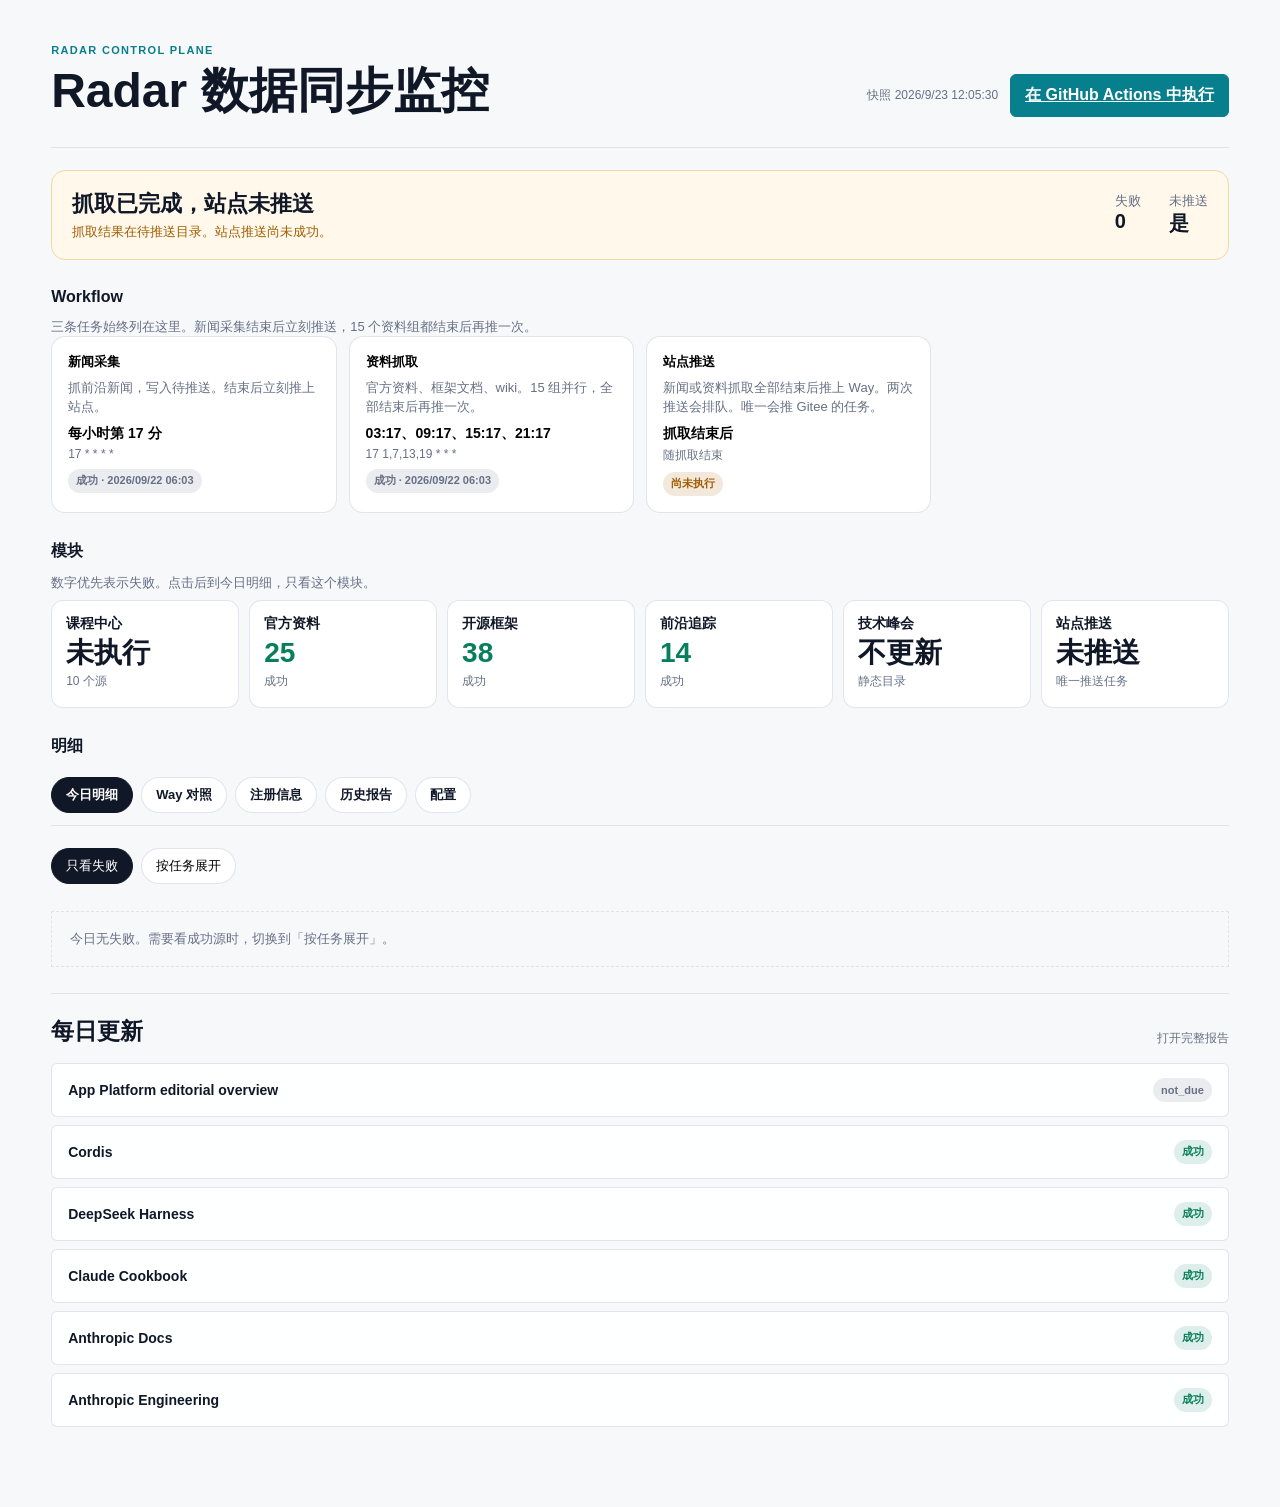
<file: monitor/index.html>
<!doctype html>
<html lang="zh-CN">
<head>
  <meta charset="utf-8">
  <meta name="viewport" content="width=device-width, initial-scale=1">
  <meta name="robots" content="noindex,nofollow">
  <title>Radar 同步监控</title>
  <link rel="stylesheet" href="./monitor.css?v=20260923-after-fetch">
</head>
<body>
  <main class="monitor-page">
    <header class="monitor-hero">
      <div>
        <p class="eyebrow">RADAR CONTROL PLANE</p>
        <h1>Radar 数据同步监控</h1>
      </div>
      <div class="hero-actions">
        <span id="snapshotMeta" class="muted">正在加载…</span>
        <a id="runAllBtn" class="primary-action" href="https://github.com/WenXiangWu/ai-news-radar/actions/workflows/update-news.yml" target="_blank" rel="noopener noreferrer">在 GitHub Actions 中执行</a>
      </div>
    </header>

    <section id="kpis" class="status-banner" aria-label="今日结论"></section>
    <span id="runStatus" class="status-chip" hidden>待加载</span>
    <div id="runSummary" hidden></div>

    <h2 class="block-title">Workflow</h2>
    <p class="push-hint">三条任务始终列在这里。新闻采集结束后立刻推送，15 个资料组都结束后再推一次。</p>
    <section class="workflow-catalog" id="workflowCards" aria-label="Workflow 目录"></section>

    <h2 class="block-title">模块</h2>
    <p class="push-hint">数字优先表示失败。点击后到今日明细，只看这个模块。</p>
    <section class="module-board" id="moduleBoard" aria-label="模块执行大盘"></section>

    <h2 class="block-title">明细</h2>
    <nav class="monitor-tabs" id="monitorTabs" aria-label="监控分区">
      <button type="button" data-tab="today" aria-selected="true">今日明细</button>
      <button type="button" data-tab="coverage">Way 对照</button>
      <button type="button" data-tab="registry">注册信息</button>
      <button type="button" data-tab="reports">历史报告</button>
      <button type="button" data-tab="config">配置</button>
    </nav>

    <section class="tab-panel" id="panel-today" data-tab-panel="today">
      <div class="filters" id="todayFilters">
        <button type="button" data-today="failed" aria-pressed="true">只看失败</button>
        <button type="button" data-today="all">按任务展开</button>
      </div>
      <div id="todayMessages" class="stack"></div>
      <p id="todayEmpty" class="empty-state" hidden>今日无失败。需要看成功源时，切换到「按任务展开」。</p>
      <div class="monitor-section">
        <div class="section-heading">
          <h2>每日更新</h2>
          <a id="latestReportLink" class="quiet-link" href="../data/radar-update-report.json">打开完整报告</a>
        </div>
        <div id="dailyModules" class="module-log"></div>
      </div>
    </section>

    <section class="tab-panel" id="panel-coverage" data-tab-panel="coverage" hidden>
      <div class="filters" id="coverageFilters">
        <button type="button" data-coverage="attention" aria-pressed="true">先看例外</button>
        <button type="button" data-coverage="unregistered">未登记</button>
        <button type="button" data-coverage="excluded">不更新</button>
        <button type="button" data-coverage="registered">已登记</button>
        <button type="button" data-coverage="updating">更新中</button>
      </div>
      <div id="coverageModules" class="stack"></div>
    </section>

    <section class="tab-panel" id="panel-registry" data-tab-panel="registry" hidden>
      <div class="section-heading"><h2>模块总览</h2></div>
      <div class="filters" id="registryFilters">
        <button type="button" data-registry="summary" aria-pressed="true">只看分组</button>
        <button type="button" data-registry="sources">展开数据源</button>
      </div>
      <div id="moduleTable" class="stack"></div>
      <h2 class="block-title">数据源监控</h2>
      <div id="sourceTable" class="stack"></div>
      <p id="sourceEmpty" class="empty-state" hidden>没有符合条件的数据源。</p>
    </section>

    <section class="tab-panel" id="panel-reports" data-tab-panel="reports" hidden>
      <div id="reportList" class="stack"></div>
    </section>

    <section class="tab-panel" id="panel-config" data-tab-panel="config" hidden>
      <div class="section-heading"><h2>执行时间</h2></div>
      <p class="push-hint">下一次定时执行读取 data/radar-runtime.json。改这份文件并推到 master 后生效。手动执行不受时间槽限制。已经在跑的任务不会中途改变。</p>
      <div id="scheduleConfig" class="stack"></div>
      <div class="section-heading"><h2>DeepSeek</h2></div>
      <div id="deepseekConfig" class="stack"></div>
      <div class="section-heading"><h2>翻译提供方</h2></div>
      <div id="providers" class="provider-grid"></div>
    </section>

    <div id="loadError" class="error-panel" hidden></div>
  </main>
  <script src="./monitor.js?v=20260923-after-fetch"></script>
</body>
</html>
</file>
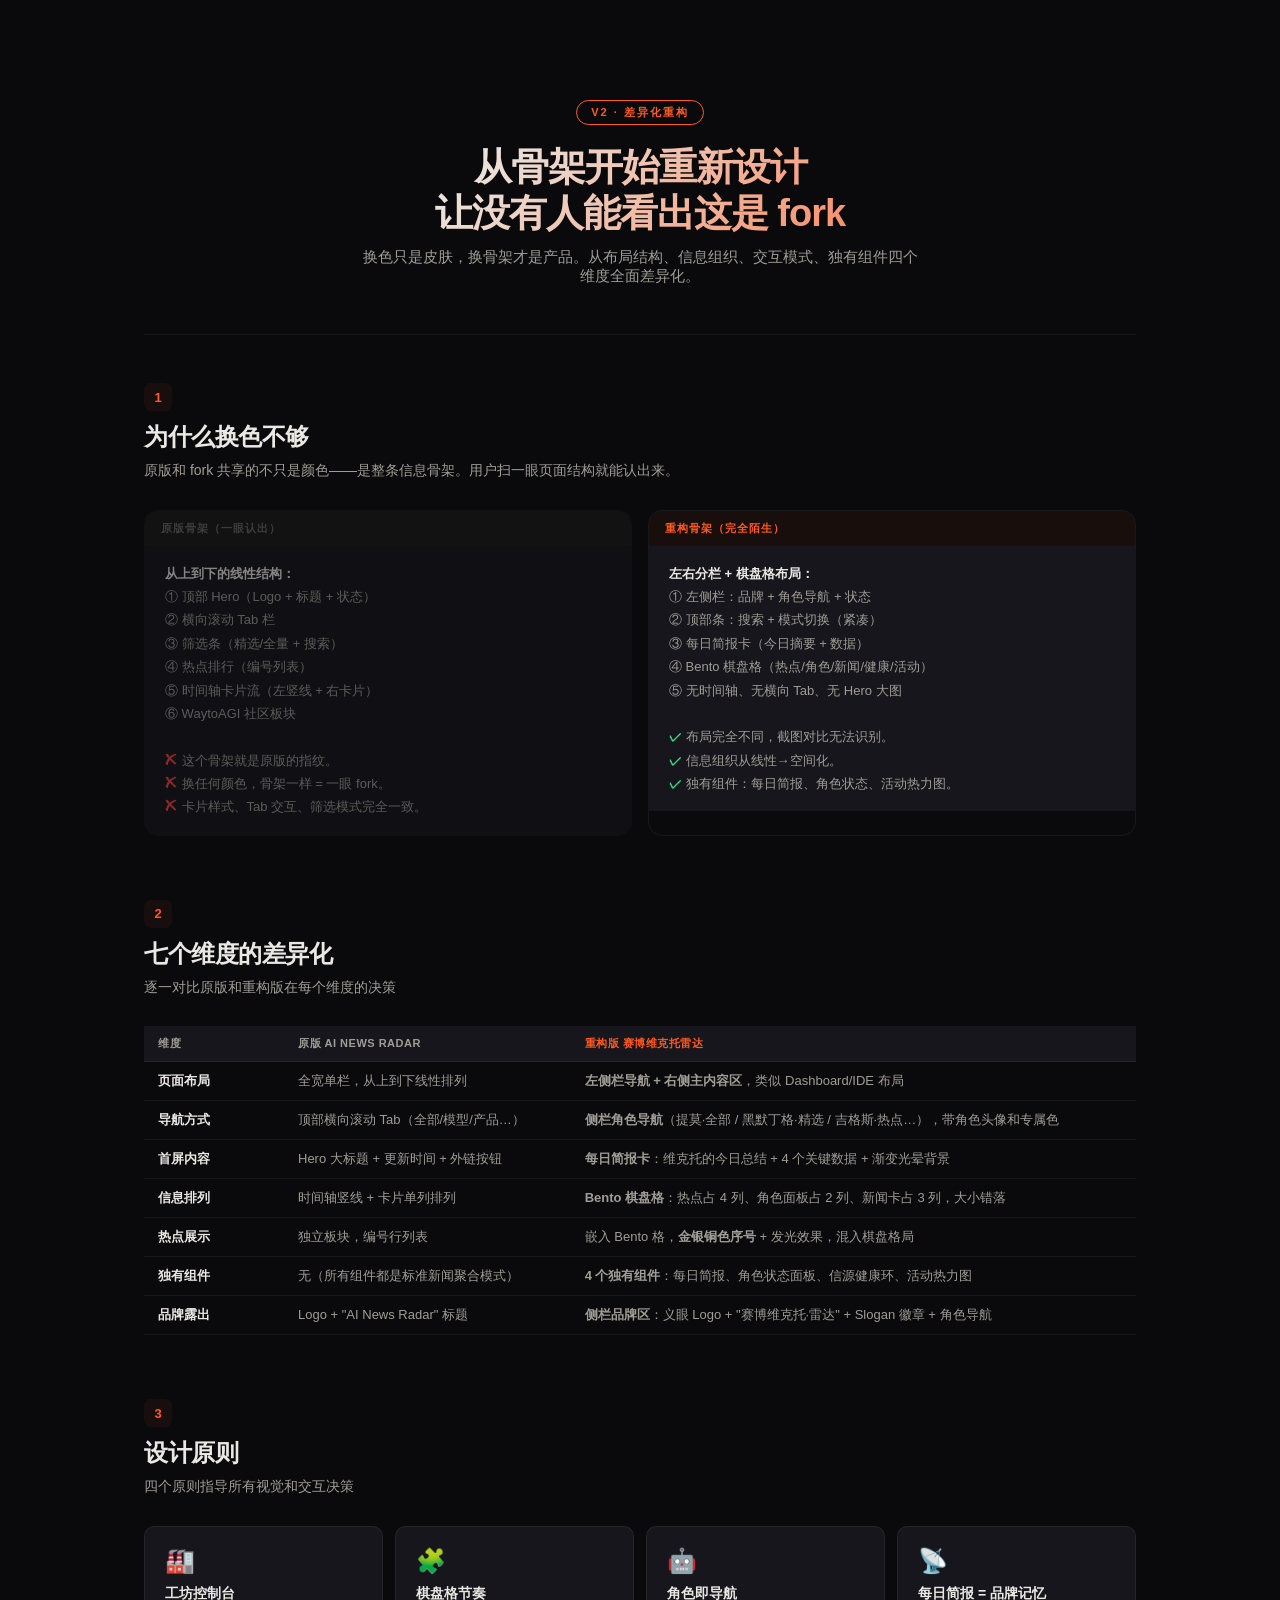
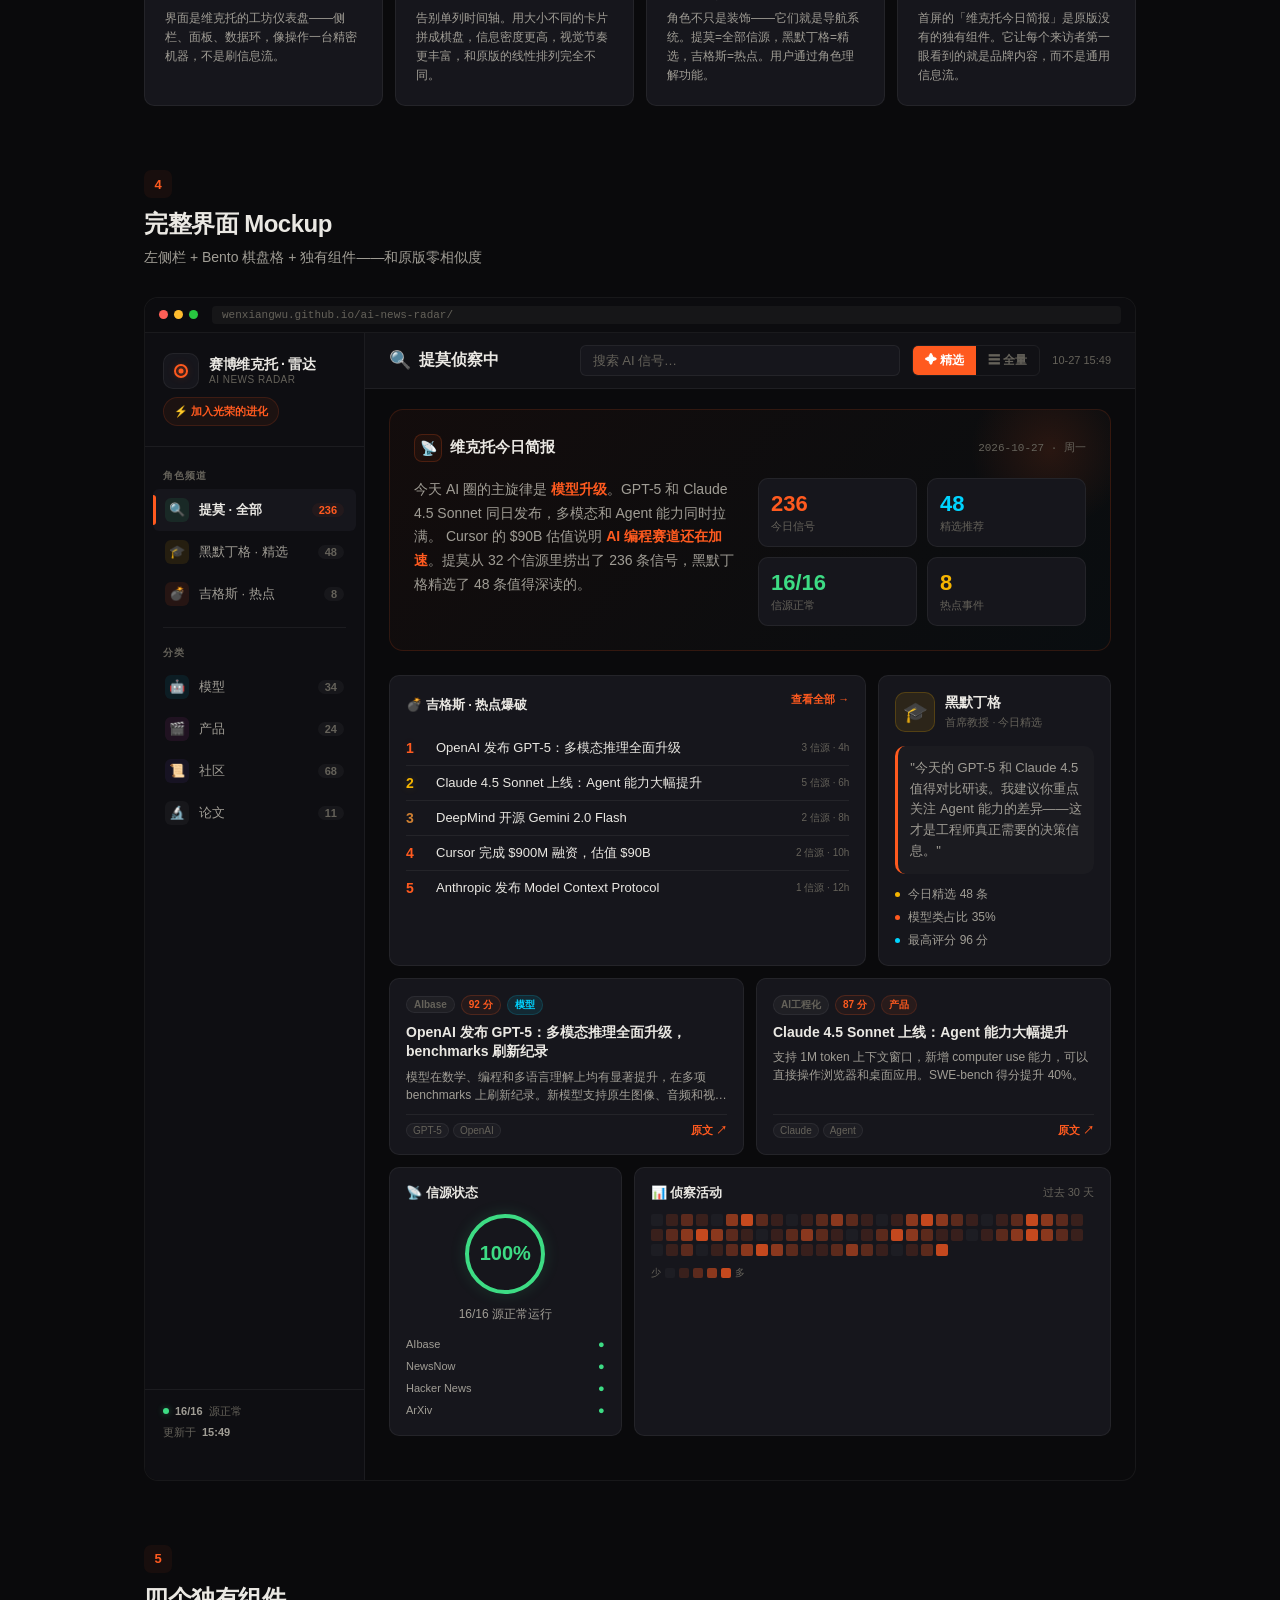
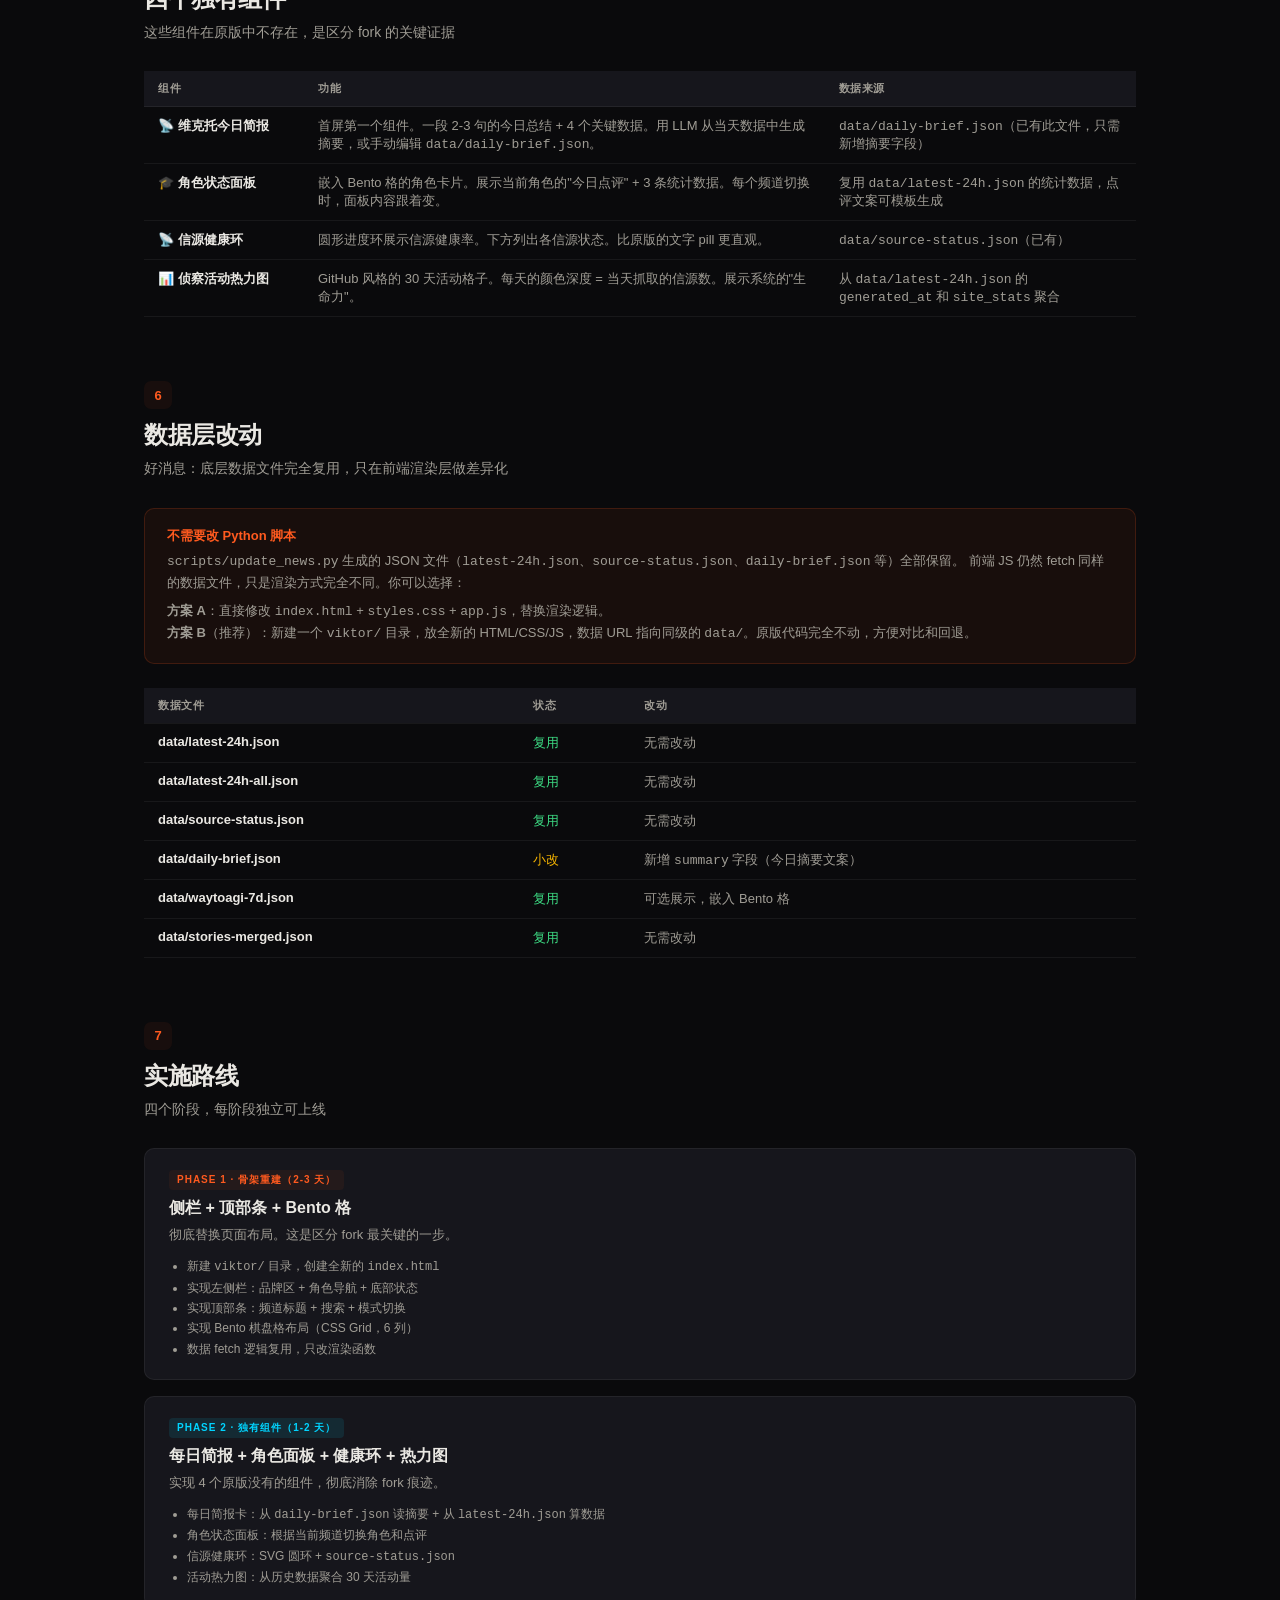
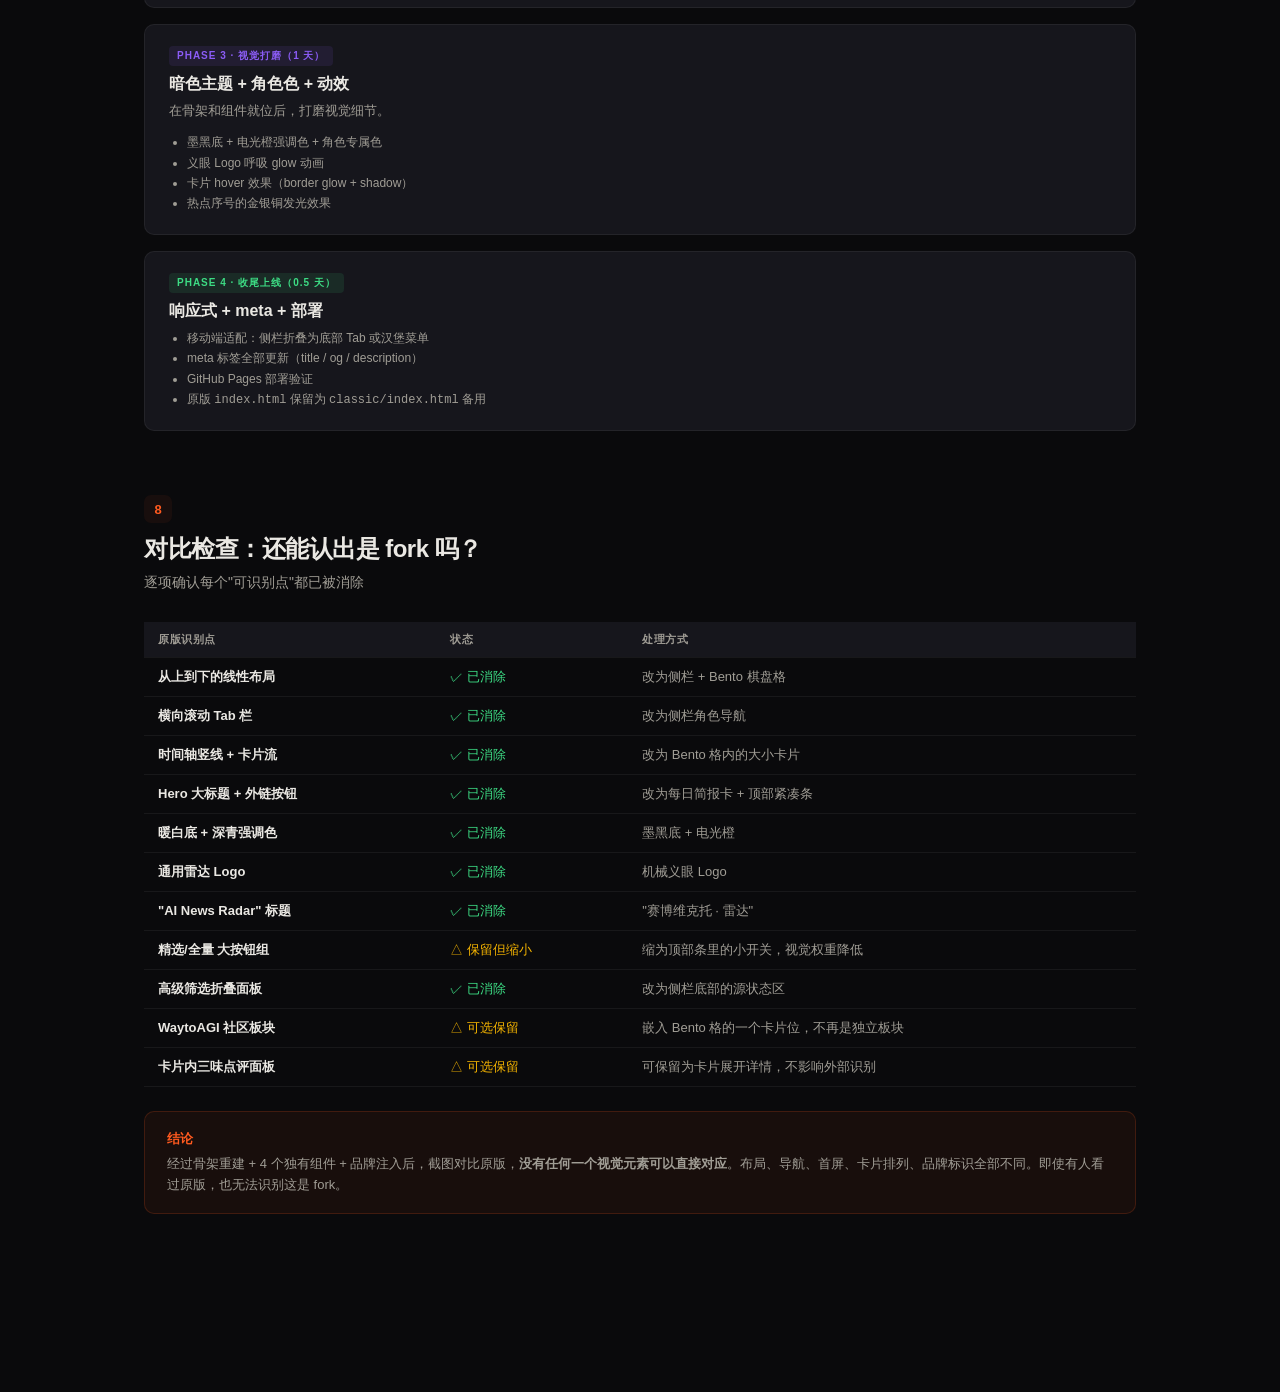
<file: docs/design-proposal-v2.html>
<!DOCTYPE html>
<html lang="zh-CN">
<head>
<meta charset="UTF-8">
<meta name="viewport" content="width=device-width, initial-scale=1.0">
<title>AI News Radar × 赛博维克托 — 差异化重构方案 v2</title>
<style>
  :root {
    --bg: #0a0a0c;
    --bg-raised: #111115;
    --bg-card: #16161c;
    --bg-card-hover: #1c1c24;
    --bg-sidebar: #0e0e12;
    --border: rgba(255,255,255,0.06);
    --border-hover: rgba(255,255,255,0.12);
    --text-1: #eae8e3;
    --text-2: #a09d95;
    --text-3: #65625a;
    --orange: #FF5A1F;
    --orange-glow: rgba(255,90,31,0.12);
    --orange-bg: rgba(255,90,31,0.06);
    --cyan: #00D4FF;
    --cyan-glow: rgba(0,212,255,0.10);
    --green: #3DDC84;
    --gold: #F5B400;
    --pink: #FF4FD8;
    --purple: #8B5CF6;
    --red: #FF4444;
    --r: 10px;
    --r-sm: 6px;
    --r-lg: 14px;
  }
  * { box-sizing: border-box; margin: 0; padding: 0; }
  body {
    font-family: -apple-system, BlinkMacSystemFont, "Segoe UI", "Noto Sans SC", sans-serif;
    background: var(--bg);
    color: var(--text-1);
    -webkit-font-smoothing: antialiased;
  }
  .doc {
    max-width: 1040px;
    margin: 0 auto;
    padding: 40px 24px 120px;
  }

  /* ── Doc Header ── */
  .doc-header {
    text-align: center;
    padding: 60px 0 48px;
    margin-bottom: 48px;
    border-bottom: 1px solid var(--border);
  }
  .doc-header .badge {
    display: inline-block;
    padding: 4px 14px;
    border: 1px solid var(--orange);
    border-radius: 999px;
    font-size: 11px;
    font-weight: 700;
    color: var(--orange);
    letter-spacing: 2px;
    text-transform: uppercase;
    margin-bottom: 20px;
  }
  .doc-header h1 {
    font-size: 38px;
    font-weight: 900;
    line-height: 1.2;
    letter-spacing: -1px;
    background: linear-gradient(135deg, var(--text-1) 30%, var(--orange) 100%);
    -webkit-background-clip: text;
    -webkit-text-fill-color: transparent;
    background-clip: text;
    margin-bottom: 12px;
  }
  .doc-header p { color: var(--text-2); font-size: 15px; max-width: 560px; margin: 0 auto; }

  /* ── Sections ── */
  .sec { margin-bottom: 64px; }
  .sec-num {
    display: inline-flex; align-items: center; justify-content: center;
    width: 28px; height: 28px; border-radius: 7px;
    background: var(--orange-bg); color: var(--orange);
    font-size: 13px; font-weight: 800; margin-bottom: 10px;
  }
  .sec h2 { font-size: 24px; font-weight: 800; letter-spacing: -0.5px; margin-bottom: 6px; }
  .sec .sub { color: var(--text-2); font-size: 14px; margin-bottom: 28px; max-width: 640px; line-height: 1.6; }

  /* ── Diff Table ── */
  .diff {
    display: grid;
    grid-template-columns: 1fr 1fr;
    gap: 16px;
    margin-bottom: 24px;
  }
  @media (max-width: 700px) { .diff { grid-template-columns: 1fr; } }
  .diff-col {
    border: 1px solid var(--border);
    border-radius: var(--r-lg);
    overflow: hidden;
  }
  .diff-col.old { opacity: 0.55; }
  .diff-label {
    padding: 10px 16px;
    font-size: 11px;
    font-weight: 700;
    letter-spacing: 1px;
    text-transform: uppercase;
  }
  .diff-col.old .diff-label { background: #1a1a1a; color: #666; }
  .diff-col.new .diff-label { background: var(--orange-bg); color: var(--orange); }
  .diff-body {
    padding: 16px 20px;
    background: var(--bg-card);
    font-size: 13px;
    color: var(--text-2);
    line-height: 1.8;
  }
  .diff-body strong { color: var(--text-1); }
  .diff-body .x { color: var(--red); font-weight: 700; }
  .diff-body .v { color: var(--green); font-weight: 700; }

  /* ── Callout ── */
  .callout {
    border: 1px solid rgba(255,90,31,0.18);
    border-radius: var(--r);
    padding: 18px 22px;
    background: var(--orange-bg);
    margin-bottom: 24px;
  }
  .callout h4 { font-size: 13px; font-weight: 700; color: var(--orange); margin-bottom: 6px; }
  .callout p { font-size: 13px; color: var(--text-2); line-height: 1.6; }

  /* ── Layout Mockup ── */
  .mock-wrap {
    border: 1px solid var(--border);
    border-radius: var(--r-lg);
    overflow: hidden;
    background: var(--bg);
    margin-bottom: 24px;
  }
  .mock-bar {
    display: flex; align-items: center; gap: 6px;
    padding: 8px 14px;
    background: #0c0c0f;
    border-bottom: 1px solid var(--border);
  }
  .mock-dot { width: 9px; height: 9px; border-radius: 50%; }
  .mock-dot:nth-child(1) { background: #ff5f57; }
  .mock-dot:nth-child(2) { background: #febc2e; }
  .mock-dot:nth-child(3) { background: #28c840; }
  .mock-url {
    flex: 1; margin-left: 8px;
    padding: 3px 10px; border-radius: 4px;
    background: rgba(255,255,255,0.04);
    font-size: 11px; color: var(--text-3); font-family: monospace;
  }

  /* ── APP LAYOUT: sidebar + main ── */
  .app {
    display: grid;
    grid-template-columns: 220px 1fr;
    min-height: 600px;
  }
  @media (max-width: 800px) { .app { grid-template-columns: 1fr; } }

  /* ── Sidebar ── */
  .sidebar {
    background: var(--bg-sidebar);
    border-right: 1px solid var(--border);
    padding: 20px 0;
    display: flex;
    flex-direction: column;
  }
  .sb-brand {
    padding: 0 18px 20px;
    border-bottom: 1px solid var(--border);
    margin-bottom: 16px;
  }
  .sb-brand-row {
    display: flex;
    align-items: center;
    gap: 10px;
    margin-bottom: 8px;
  }
  .sb-eye {
    width: 36px; height: 36px;
    border-radius: 10px;
    background: var(--bg-card);
    border: 1px solid var(--border);
    display: flex; align-items: center; justify-content: center;
  }
  .sb-eye-inner {
    width: 14px; height: 14px;
    border-radius: 50%;
    border: 2px solid var(--orange);
    box-shadow: 0 0 10px var(--orange-glow), inset 0 0 4px var(--orange-glow);
    position: relative;
  }
  .sb-eye-inner::after {
    content: "";
    position: absolute;
    top: 50%; left: 50%;
    width: 5px; height: 5px;
    border-radius: 50%;
    background: var(--orange);
    transform: translate(-50%,-50%);
    box-shadow: 0 0 6px var(--orange);
  }
  .sb-brand-name {
    font-size: 14px; font-weight: 800; color: var(--text-1);
    letter-spacing: -0.3px;
  }
  .sb-brand-sub {
    font-size: 10px; color: var(--text-3); letter-spacing: 0.5px;
  }
  .sb-slogan {
    display: flex;
    align-items: center;
    gap: 6px;
    padding: 6px 10px;
    border-radius: 999px;
    background: var(--orange-bg);
    border: 1px solid rgba(255,90,31,0.15);
    font-size: 11px;
    font-weight: 600;
    color: var(--orange);
    width: fit-content;
  }

  /* Sidebar Nav */
  .sb-nav { flex: 1; padding: 0 8px; }
  .sb-nav-label {
    padding: 6px 10px;
    font-size: 10px;
    font-weight: 700;
    color: var(--text-3);
    letter-spacing: 1px;
    text-transform: uppercase;
  }
  .sb-nav-item {
    display: flex;
    align-items: center;
    gap: 10px;
    padding: 9px 12px;
    border-radius: var(--r-sm);
    font-size: 13px;
    color: var(--text-2);
    cursor: pointer;
    transition: all 0.15s;
    position: relative;
  }
  .sb-nav-item:hover { background: rgba(255,255,255,0.03); color: var(--text-1); }
  .sb-nav-item.active {
    background: var(--bg-card);
    color: var(--text-1);
    font-weight: 600;
  }
  .sb-nav-item.active::before {
    content: "";
    position: absolute;
    left: 0; top: 6px; bottom: 6px;
    width: 3px;
    border-radius: 0 3px 3px 0;
    background: var(--orange);
  }
  .sb-nav-icon {
    width: 24px; height: 24px;
    border-radius: 6px;
    display: flex; align-items: center; justify-content: center;
    font-size: 13px;
    flex-shrink: 0;
  }
  .sb-nav-count {
    margin-left: auto;
    font-size: 11px;
    padding: 1px 7px;
    border-radius: 999px;
    background: rgba(255,255,255,0.04);
    color: var(--text-3);
    font-weight: 600;
  }
  .sb-nav-item.active .sb-nav-count {
    background: var(--orange-bg);
    color: var(--orange);
  }
  .sb-divider {
    height: 1px;
    background: var(--border);
    margin: 12px 10px;
  }

  /* Sidebar Status */
  .sb-status {
    padding: 14px 18px;
    border-top: 1px solid var(--border);
    margin-top: auto;
  }
  .sb-status-row {
    display: flex;
    align-items: center;
    gap: 6px;
    font-size: 11px;
    color: var(--text-3);
    margin-bottom: 6px;
  }
  .sb-status-dot {
    width: 6px; height: 6px;
    border-radius: 50%;
    background: var(--green);
    box-shadow: 0 0 6px rgba(61,220,132,0.4);
  }
  .sb-status-row span { color: var(--text-2); font-weight: 600; }

  /* ── Main Content ── */
  .main {
    display: flex;
    flex-direction: column;
    overflow: hidden;
  }

  /* Top Bar */
  .topbar {
    display: flex;
    align-items: center;
    gap: 12px;
    padding: 12px 24px;
    border-bottom: 1px solid var(--border);
    background: var(--bg-raised);
  }
  .topbar-title {
    font-size: 16px;
    font-weight: 800;
    color: var(--text-1);
    display: flex;
    align-items: center;
    gap: 8px;
  }
  .topbar-title .emoji { font-size: 18px; }
  .topbar-search {
    flex: 1;
    max-width: 320px;
    margin-left: auto;
    border: 1px solid var(--border);
    border-radius: var(--r-sm);
    padding: 7px 12px;
    background: var(--bg-card);
    color: var(--text-2);
    font-size: 13px;
    outline: none;
  }
  .topbar-search::placeholder { color: var(--text-3); }
  .topbar-mode {
    display: flex;
    border: 1px solid var(--border);
    border-radius: var(--r-sm);
    overflow: hidden;
  }
  .topbar-mode-btn {
    padding: 6px 12px;
    font-size: 12px;
    font-weight: 700;
    color: var(--text-3);
    background: transparent;
    border: none;
    cursor: pointer;
  }
  .topbar-mode-btn.on {
    background: var(--orange);
    color: #fff;
  }
  .topbar-updated {
    font-size: 11px;
    color: var(--text-3);
    white-space: nowrap;
  }

  /* ── Content Area ── */
  .content {
    padding: 20px 24px;
    overflow-y: auto;
    flex: 1;
  }

  /* Daily Brief — UNIQUE SECTION */
  .daily-brief {
    border: 1px solid rgba(255,90,31,0.15);
    border-radius: var(--r-lg);
    padding: 24px;
    background: linear-gradient(135deg, rgba(255,90,31,0.04) 0%, rgba(0,212,255,0.02) 100%);
    margin-bottom: 24px;
    position: relative;
    overflow: hidden;
  }
  .daily-brief::before {
    content: "";
    position: absolute;
    top: -40px; right: -20px;
    width: 160px; height: 160px;
    border-radius: 50%;
    background: radial-gradient(circle, var(--orange-glow) 0%, transparent 70%);
    pointer-events: none;
  }
  .db-head {
    display: flex;
    align-items: center;
    justify-content: space-between;
    margin-bottom: 16px;
    position: relative;
  }
  .db-head h3 {
    font-size: 15px;
    font-weight: 800;
    display: flex;
    align-items: center;
    gap: 8px;
  }
  .db-head h3 .icon {
    width: 28px; height: 28px;
    border-radius: 8px;
    background: var(--orange-bg);
    border: 1px solid rgba(255,90,31,0.2);
    display: flex; align-items: center; justify-content: center;
    font-size: 14px;
  }
  .db-date {
    font-size: 11px;
    color: var(--text-3);
    font-family: monospace;
  }
  .db-body {
    display: grid;
    grid-template-columns: 1fr 1fr;
    gap: 16px;
    position: relative;
  }
  @media (max-width: 800px) { .db-body { grid-template-columns: 1fr; } }
  .db-summary {
    font-size: 14px;
    color: var(--text-2);
    line-height: 1.7;
  }
  .db-summary strong { color: var(--orange); }
  .db-stats {
    display: grid;
    grid-template-columns: 1fr 1fr;
    gap: 10px;
  }
  .db-stat {
    border: 1px solid var(--border);
    border-radius: var(--r);
    padding: 12px;
    background: var(--bg-card);
  }
  .db-stat-num {
    font-size: 22px;
    font-weight: 900;
    color: var(--text-1);
    font-variant-numeric: tabular-nums;
  }
  .db-stat-num.orange { color: var(--orange); }
  .db-stat-num.cyan { color: var(--cyan); }
  .db-stat-num.green { color: var(--green); }
  .db-stat-num.gold { color: var(--gold); }
  .db-stat-label {
    font-size: 11px;
    color: var(--text-3);
    margin-top: 2px;
  }

  /* Bento Grid — UNIQUE LAYOUT */
  .bento {
    display: grid;
    grid-template-columns: repeat(6, 1fr);
    grid-auto-rows: minmax(80px, auto);
    gap: 12px;
    margin-bottom: 24px;
  }
  @media (max-width: 800px) {
    .bento { grid-template-columns: 1fr; }
  }
  .bento-card {
    border: 1px solid var(--border);
    border-radius: var(--r);
    padding: 16px;
    background: var(--bg-card);
    transition: all 0.2s;
    position: relative;
    overflow: hidden;
  }
  .bento-card:hover {
    border-color: var(--border-hover);
    background: var(--bg-card-hover);
    transform: translateY(-1px);
    box-shadow: 0 4px 16px rgba(0,0,0,0.3);
  }
  /* Hot board: spans 4 cols */
  .bento-hot { grid-column: span 4; grid-row: span 3; }
  /* Character status: spans 2 cols */
  .bento-char { grid-column: span 2; grid-row: span 3; }
  /* News cards: each spans 3 cols */
  .bento-news { grid-column: span 3; grid-row: span 2; }
  /* Source health: spans 2 cols */
  .bento-health { grid-column: span 2; grid-row: span 2; }
  /* Activity: spans 4 cols */
  .bento-activity { grid-column: span 4; grid-row: span 2; }

  @media (max-width: 800px) {
    .bento-hot, .bento-char, .bento-news, .bento-health, .bento-activity {
      grid-column: span 1;
      grid-row: auto;
    }
  }

  .bc-head {
    display: flex;
    align-items: center;
    justify-content: space-between;
    margin-bottom: 12px;
  }
  .bc-head h4 {
    font-size: 13px;
    font-weight: 700;
    display: flex;
    align-items: center;
    gap: 6px;
    color: var(--text-1);
  }
  .bc-head .more {
    font-size: 11px;
    color: var(--orange);
    text-decoration: none;
    font-weight: 600;
  }

  /* Hot list inside bento */
  .bh-list { display: grid; gap: 0; }
  .bh-row {
    display: flex;
    align-items: center;
    gap: 10px;
    padding: 8px 0;
    border-top: 1px solid var(--border);
  }
  .bh-row:first-child { border-top: none; }
  .bh-rank {
    font-size: 14px;
    font-weight: 900;
    color: var(--orange);
    min-width: 20px;
    font-variant-numeric: tabular-nums;
  }
  .bh-rank.g1 { color: var(--orange); text-shadow: 0 0 8px var(--orange-glow); }
  .bh-rank.g2 { color: var(--gold); text-shadow: 0 0 8px rgba(245,180,0,0.2); }
  .bh-rank.g3 { color: #cd7f32; }
  .bh-title {
    flex: 1;
    font-size: 13px;
    color: var(--text-1);
    overflow: hidden;
    text-overflow: ellipsis;
    white-space: nowrap;
    text-decoration: none;
  }
  .bh-title:hover { color: var(--orange); }
  .bh-meta {
    font-size: 10px;
    color: var(--text-3);
    white-space: nowrap;
  }

  /* Character status panel — UNIQUE */
  .bc-panel {
    height: 100%;
    display: flex;
    flex-direction: column;
  }
  .bc-char-head {
    display: flex;
    align-items: center;
    gap: 10px;
    margin-bottom: 14px;
  }
  .bc-char-avatar {
    width: 40px; height: 40px;
    border-radius: 10px;
    display: flex; align-items: center; justify-content: center;
    font-size: 20px;
  }
  .bc-char-info h5 {
    font-size: 14px;
    font-weight: 700;
    color: var(--text-1);
  }
  .bc-char-info span {
    font-size: 11px;
    color: var(--text-3);
  }
  .bc-char-quote {
    flex: 1;
    font-size: 13px;
    color: var(--text-2);
    line-height: 1.6;
    padding: 12px;
    border-radius: var(--r);
    background: rgba(255,255,255,0.02);
    border-left: 3px solid var(--orange);
    margin-bottom: 12px;
  }
  .bc-char-items {
    display: grid;
    gap: 6px;
  }
  .bc-char-item {
    display: flex;
    align-items: center;
    gap: 8px;
    font-size: 12px;
    color: var(--text-2);
  }
  .bc-char-item .dot {
    width: 5px; height: 5px;
    border-radius: 50%;
    flex-shrink: 0;
  }

  /* News card in bento */
  .bn-card {
    display: flex;
    flex-direction: column;
    height: 100%;
  }
  .bn-meta {
    display: flex;
    align-items: center;
    gap: 6px;
    margin-bottom: 8px;
    flex-wrap: wrap;
  }
  .bn-badge {
    font-size: 10px;
    font-weight: 700;
    padding: 2px 7px;
    border-radius: 999px;
  }
  .bn-badge.score { background: var(--orange-bg); color: var(--orange); border: 1px solid rgba(255,90,31,0.2); }
  .bn-badge.cat { background: var(--cyan-glow); color: var(--cyan); border: 1px solid rgba(0,212,255,0.15); }
  .bn-badge.src { background: rgba(255,255,255,0.04); color: var(--text-3); border: 1px solid var(--border); }
  .bn-title {
    font-size: 14px;
    font-weight: 700;
    color: var(--text-1);
    line-height: 1.4;
    margin-bottom: 6px;
    text-decoration: none;
    display: block;
  }
  .bn-title:hover { color: var(--orange); }
  .bn-desc {
    font-size: 12px;
    color: var(--text-2);
    line-height: 1.5;
    flex: 1;
    display: -webkit-box;
    -webkit-line-clamp: 2;
    -webkit-box-orient: vertical;
    overflow: hidden;
  }
  .bn-foot {
    display: flex;
    align-items: center;
    justify-content: space-between;
    margin-top: 10px;
    padding-top: 8px;
    border-top: 1px solid var(--border);
  }
  .bn-tags { display: flex; gap: 4px; }
  .bn-tag {
    font-size: 10px;
    padding: 1px 6px;
    border-radius: 999px;
    background: rgba(255,255,255,0.03);
    color: var(--text-3);
    border: 1px solid var(--border);
  }
  .bn-link {
    font-size: 11px;
    color: var(--orange);
    text-decoration: none;
    font-weight: 600;
  }

  /* Health panel */
  .bh-panel { display: flex; flex-direction: column; height: 100%; }
  .bh-ring {
    width: 80px; height: 80px;
    border-radius: 50%;
    border: 4px solid var(--green);
    display: flex; align-items: center; justify-content: center;
    margin: 0 auto 12px;
    position: relative;
    box-shadow: 0 0 16px rgba(61,220,132,0.15);
  }
  .bh-ring-text {
    font-size: 20px;
    font-weight: 900;
    color: var(--green);
  }
  .bh-ring-label {
    text-align: center;
    font-size: 12px;
    color: var(--text-2);
    margin-bottom: 12px;
  }
  .bh-items { display: grid; gap: 4px; }
  .bh-item {
    display: flex;
    align-items: center;
    justify-content: space-between;
    font-size: 11px;
    padding: 3px 0;
  }
  .bh-item-name { color: var(--text-2); }
  .bh-item-status { font-weight: 700; }
  .bh-item-status.ok { color: var(--green); }
  .bh-item-status.warn { color: var(--gold); }

  /* Activity heatmap — UNIQUE */
  .ba-grid {
    display: flex;
    gap: 3px;
    flex-wrap: wrap;
  }
  .ba-cell {
    width: 12px; height: 12px;
    border-radius: 2px;
    background: rgba(255,255,255,0.03);
  }
  .ba-cell.l1 { background: rgba(255,90,31,0.15); }
  .ba-cell.l2 { background: rgba(255,90,31,0.30); }
  .ba-cell.l3 { background: rgba(255,90,31,0.50); }
  .ba-cell.l4 { background: rgba(255,90,31,0.75); }
  .ba-legend {
    display: flex;
    align-items: center;
    gap: 4px;
    margin-top: 10px;
    font-size: 10px;
    color: var(--text-3);
  }

  /* ── Comparison Table ── */
  .cmp-table {
    width: 100%;
    border-collapse: collapse;
    font-size: 13px;
    margin-bottom: 24px;
  }
  .cmp-table th {
    text-align: left;
    padding: 10px 14px;
    background: var(--bg-card);
    color: var(--text-2);
    font-weight: 700;
    font-size: 11px;
    letter-spacing: 0.5px;
    text-transform: uppercase;
    border-bottom: 1px solid var(--border);
  }
  .cmp-table td {
    padding: 10px 14px;
    border-bottom: 1px solid var(--border);
    color: var(--text-2);
    vertical-align: top;
  }
  .cmp-table .lbl { color: var(--text-1); font-weight: 600; }
  .cmp-table tr:hover td { background: rgba(255,255,255,0.015); }

  /* ── Phase ── */
  .phases { display: grid; gap: 16px; }
  .phase {
    border: 1px solid var(--border);
    border-radius: var(--r);
    padding: 20px 24px;
    background: var(--bg-card);
  }
  .phase-tag {
    display: inline-block;
    font-size: 10px;
    font-weight: 700;
    letter-spacing: 1px;
    text-transform: uppercase;
    padding: 3px 8px;
    border-radius: 4px;
    margin-bottom: 8px;
  }
  .phase-tag.p1 { background: var(--orange-bg); color: var(--orange); }
  .phase-tag.p2 { background: var(--cyan-glow); color: var(--cyan); }
  .phase-tag.p3 { background: rgba(139,92,246,0.1); color: var(--purple); }
  .phase-tag.p4 { background: rgba(61,220,132,0.1); color: var(--green); }
  .phase h3 { font-size: 16px; font-weight: 800; color: var(--text-1); margin-bottom: 6px; }
  .phase p { font-size: 13px; color: var(--text-2); line-height: 1.6; margin-bottom: 10px; }
  .phase ul { padding-left: 18px; }
  .phase li { font-size: 12px; color: var(--text-2); line-height: 1.7; }

  /* ── Principles ── */
  .princ {
    display: grid;
    grid-template-columns: repeat(auto-fill, minmax(220px, 1fr));
    gap: 12px;
    margin-bottom: 24px;
  }
  .princ-card {
    border: 1px solid var(--border);
    border-radius: var(--r);
    padding: 20px;
    background: var(--bg-card);
  }
  .princ-card .icon { font-size: 24px; margin-bottom: 10px; }
  .princ-card h4 { font-size: 14px; font-weight: 700; color: var(--text-1); margin-bottom: 6px; }
  .princ-card p { font-size: 12px; color: var(--text-2); line-height: 1.6; }

  /* ── Responsive note ── */
  @media (max-width: 800px) {
    .app { grid-template-columns: 1fr; }
    .sidebar { display: none; }
    .doc-header h1 { font-size: 26px; }
  }
</style>
</head>
<body>
<div class="doc">

  <header class="doc-header">
    <div class="badge">v2 · 差异化重构</div>
    <h1>从骨架开始重新设计<br>让没有人能看出这是 fork</h1>
    <p>换色只是皮肤，换骨架才是产品。从布局结构、信息组织、交互模式、独有组件四个维度全面差异化。</p>
  </header>

  <!-- ══════ 1. 问题：为什么换色不够 ══════ -->
  <section class="sec">
    <div class="sec-num">1</div>
    <h2>为什么换色不够</h2>
    <p class="sub">原版和 fork 共享的不只是颜色——是整条信息骨架。用户扫一眼页面结构就能认出来。</p>

    <div class="diff">
      <div class="diff-col old">
        <div class="diff-label">原版骨架（一眼认出）</div>
        <div class="diff-body">
          <strong>从上到下的线性结构：</strong><br>
          ① 顶部 Hero（Logo + 标题 + 状态）<br>
          ② 横向滚动 Tab 栏<br>
          ③ 筛选条（精选/全量 + 搜索）<br>
          ④ 热点排行（编号列表）<br>
          ⑤ 时间轴卡片流（左竖线 + 右卡片）<br>
          ⑥ WaytoAGI 社区板块<br><br>
          <span class="x">✗</span> 这个骨架就是原版的指纹。<br>
          <span class="x">✗</span> 换任何颜色，骨架一样 = 一眼 fork。<br>
          <span class="x">✗</span> 卡片样式、Tab 交互、筛选模式完全一致。
        </div>
      </div>
      <div class="diff-col new">
        <div class="diff-label">重构骨架（完全陌生）</div>
        <div class="diff-body">
          <strong>左右分栏 + 棋盘格布局：</strong><br>
          ① 左侧栏：品牌 + 角色导航 + 状态<br>
          ② 顶部条：搜索 + 模式切换（紧凑）<br>
          ③ 每日简报卡（今日摘要 + 数据）<br>
          ④ Bento 棋盘格（热点/角色/新闻/健康/活动）<br>
          ⑤ 无时间轴、无横向 Tab、无 Hero 大图<br><br>
          <span class="v">✓</span> 布局完全不同，截图对比无法识别。<br>
          <span class="v">✓</span> 信息组织从线性→空间化。<br>
          <span class="v">✓</span> 独有组件：每日简报、角色状态、活动热力图。
        </div>
      </div>
    </div>
  </section>

  <!-- ══════ 2. 七个维度的差异化 ══════ -->
  <section class="sec">
    <div class="sec-num">2</div>
    <h2>七个维度的差异化</h2>
    <p class="sub">逐一对比原版和重构版在每个维度的决策</p>

    <table class="cmp-table">
      <thead>
        <tr><th style="width:140px">维度</th><th>原版 AI News Radar</th><th style="color:var(--orange)">重构版 赛博维克托雷达</th></tr>
      </thead>
      <tbody>
        <tr>
          <td class="lbl">页面布局</td>
          <td>全宽单栏，从上到下线性排列</td>
          <td><strong>左侧栏导航 + 右侧主内容区</strong>，类似 Dashboard/IDE 布局</td>
        </tr>
        <tr>
          <td class="lbl">导航方式</td>
          <td>顶部横向滚动 Tab（全部/模型/产品…）</td>
          <td><strong>侧栏角色导航</strong>（提莫·全部 / 黑默丁格·精选 / 吉格斯·热点…），带角色头像和专属色</td>
        </tr>
        <tr>
          <td class="lbl">首屏内容</td>
          <td>Hero 大标题 + 更新时间 + 外链按钮</td>
          <td><strong>每日简报卡</strong>：维克托的今日总结 + 4 个关键数据 + 渐变光晕背景</td>
        </tr>
        <tr>
          <td class="lbl">信息排列</td>
          <td>时间轴竖线 + 卡片单列排列</td>
          <td><strong>Bento 棋盘格</strong>：热点占 4 列、角色面板占 2 列、新闻卡占 3 列，大小错落</td>
        </tr>
        <tr>
          <td class="lbl">热点展示</td>
          <td>独立板块，编号行列表</td>
          <td>嵌入 Bento 格，<strong>金银铜色序号</strong> + 发光效果，混入棋盘格局</td>
        </tr>
        <tr>
          <td class="lbl">独有组件</td>
          <td>无（所有组件都是标准新闻聚合模式）</td>
          <td><strong>4 个独有组件</strong>：每日简报、角色状态面板、信源健康环、活动热力图</td>
        </tr>
        <tr>
          <td class="lbl">品牌露出</td>
          <td>Logo + "AI News Radar" 标题</td>
          <td><strong>侧栏品牌区</strong>：义眼 Logo + "赛博维克托·雷达" + Slogan 徽章 + 角色导航</td>
        </tr>
      </tbody>
    </table>
  </section>

  <!-- ══════ 3. 设计原则 ══════ -->
  <section class="sec">
    <div class="sec-num">3</div>
    <h2>设计原则</h2>
    <p class="sub">四个原则指导所有视觉和交互决策</p>

    <div class="princ">
      <div class="princ-card">
        <div class="icon">🏭</div>
        <h4>工坊控制台</h4>
        <p>界面是维克托的工坊仪表盘——侧栏、面板、数据环，像操作一台精密机器，不是刷信息流。</p>
      </div>
      <div class="princ-card">
        <div class="icon">🧩</div>
        <h4>棋盘格节奏</h4>
        <p>告别单列时间轴。用大小不同的卡片拼成棋盘，信息密度更高，视觉节奏更丰富，和原版的线性排列完全不同。</p>
      </div>
      <div class="princ-card">
        <div class="icon">🤖</div>
        <h4>角色即导航</h4>
        <p>角色不只是装饰——它们就是导航系统。提莫=全部信源，黑默丁格=精选，吉格斯=热点。用户通过角色理解功能。</p>
      </div>
      <div class="princ-card">
        <div class="icon">📡</div>
        <h4>每日简报 = 品牌记忆</h4>
        <p>首屏的「维克托今日简报」是原版没有的独有组件。它让每个来访者第一眼看到的就是品牌内容，而不是通用信息流。</p>
      </div>
    </div>
  </section>

  <!-- ══════ 4. 完整 Mockup ══════ -->
  <section class="sec">
    <div class="sec-num">4</div>
    <h2>完整界面 Mockup</h2>
    <p class="sub">左侧栏 + Bento 棋盘格 + 独有组件——和原版零相似度</p>

    <div class="mock-wrap">
      <div class="mock-bar">
        <div class="mock-dot"></div>
        <div class="mock-dot"></div>
        <div class="mock-dot"></div>
        <div class="mock-url">wenxiangwu.github.io/ai-news-radar/</div>
      </div>

      <div class="app">
        <!-- ── Sidebar ── -->
        <aside class="sidebar">
          <div class="sb-brand">
            <div class="sb-brand-row">
              <div class="sb-eye"><div class="sb-eye-inner"></div></div>
              <div>
                <div class="sb-brand-name">赛博维克托 · 雷达</div>
                <div class="sb-brand-sub">AI NEWS RADAR</div>
              </div>
            </div>
            <div class="sb-slogan">⚡ 加入光荣的进化</div>
          </div>

          <nav class="sb-nav">
            <div class="sb-nav-label">角色频道</div>

            <div class="sb-nav-item active">
              <div class="sb-nav-icon" style="background:rgba(61,220,132,0.1);color:var(--green)">🔍</div>
              提莫 · 全部
              <span class="sb-nav-count">236</span>
            </div>
            <div class="sb-nav-item">
              <div class="sb-nav-icon" style="background:rgba(245,180,0,0.1);color:var(--gold)">🎓</div>
              黑默丁格 · 精选
              <span class="sb-nav-count">48</span>
            </div>
            <div class="sb-nav-item">
              <div class="sb-nav-icon" style="background:rgba(255,90,31,0.1);color:var(--orange)">💣</div>
              吉格斯 · 热点
              <span class="sb-nav-count">8</span>
            </div>

            <div class="sb-divider"></div>
            <div class="sb-nav-label">分类</div>

            <div class="sb-nav-item">
              <div class="sb-nav-icon" style="background:rgba(0,212,255,0.08);color:var(--cyan)">🤖</div>
              模型
              <span class="sb-nav-count">34</span>
            </div>
            <div class="sb-nav-item">
              <div class="sb-nav-icon" style="background:rgba(255,79,216,0.08);color:var(--pink)">🎬</div>
              产品
              <span class="sb-nav-count">24</span>
            </div>
            <div class="sb-nav-item">
              <div class="sb-nav-icon" style="background:rgba(139,92,246,0.08);color:var(--purple)">📜</div>
              社区
              <span class="sb-nav-count">68</span>
            </div>
            <div class="sb-nav-item">
              <div class="sb-nav-icon" style="background:rgba(255,255,255,0.04);color:var(--text-3)">🔬</div>
              论文
              <span class="sb-nav-count">11</span>
            </div>
          </nav>

          <div class="sb-status">
            <div class="sb-status-row">
              <div class="sb-status-dot"></div>
              <span>16/16</span> 源正常
            </div>
            <div class="sb-status-row">
              更新于 <span>15:49</span>
            </div>
          </div>
        </aside>

        <!-- ── Main ── -->
        <div class="main">
          <!-- Top Bar -->
          <div class="topbar">
            <div class="topbar-title">
              <span class="emoji">🔍</span>
              提莫侦察中
            </div>
            <input class="topbar-search" placeholder="搜索 AI 信号…" readonly>
            <div class="topbar-mode">
              <button class="topbar-mode-btn on">✦ 精选</button>
              <button class="topbar-mode-btn">☰ 全量</button>
            </div>
            <div class="topbar-updated">10-27 15:49</div>
          </div>

          <!-- Content -->
          <div class="content">

            <!-- Daily Brief — UNIQUE -->
            <div class="daily-brief">
              <div class="db-head">
                <h3><span class="icon">📡</span> 维克托今日简报</h3>
                <span class="db-date">2026-10-27 · 周一</span>
              </div>
              <div class="db-body">
                <div class="db-summary">
                  今天 AI 圈的主旋律是 <strong>模型升级</strong>。GPT-5 和 Claude 4.5 Sonnet 同日发布，多模态和 Agent 能力同时拉满。
                  Cursor 的 $90B 估值说明 <strong>AI 编程赛道还在加速</strong>。提莫从 32 个信源里捞出了 236 条信号，黑默丁格精选了 48 条值得深读的。
                </div>
                <div class="db-stats">
                  <div class="db-stat">
                    <div class="db-stat-num orange">236</div>
                    <div class="db-stat-label">今日信号</div>
                  </div>
                  <div class="db-stat">
                    <div class="db-stat-num cyan">48</div>
                    <div class="db-stat-label">精选推荐</div>
                  </div>
                  <div class="db-stat">
                    <div class="db-stat-num green">16/16</div>
                    <div class="db-stat-label">信源正常</div>
                  </div>
                  <div class="db-stat">
                    <div class="db-stat-num gold">8</div>
                    <div class="db-stat-label">热点事件</div>
                  </div>
                </div>
              </div>
            </div>

            <!-- Bento Grid — UNIQUE LAYOUT -->
            <div class="bento">

              <!-- Hot: 4 cols -->
              <div class="bento-card bento-hot">
                <div class="bc-head">
                  <h4>💣 吉格斯 · 热点爆破</h4>
                  <a class="bc-head more" href="#">查看全部 →</a>
                </div>
                <div class="bh-list">
                  <div class="bh-row">
                    <span class="bh-rank g1">1</span>
                    <a class="bh-title" href="#">OpenAI 发布 GPT-5：多模态推理全面升级</a>
                    <span class="bh-meta">3 信源 · 4h</span>
                  </div>
                  <div class="bh-row">
                    <span class="bh-rank g2">2</span>
                    <a class="bh-title" href="#">Claude 4.5 Sonnet 上线：Agent 能力大幅提升</a>
                    <span class="bh-meta">5 信源 · 6h</span>
                  </div>
                  <div class="bh-row">
                    <span class="bh-rank g3">3</span>
                    <a class="bh-title" href="#">DeepMind 开源 Gemini 2.0 Flash</a>
                    <span class="bh-meta">2 信源 · 8h</span>
                  </div>
                  <div class="bh-row">
                    <span class="bh-rank">4</span>
                    <a class="bh-title" href="#">Cursor 完成 $900M 融资，估值 $90B</a>
                    <span class="bh-meta">2 信源 · 10h</span>
                  </div>
                  <div class="bh-row">
                    <span class="bh-rank">5</span>
                    <a class="bh-title" href="#">Anthropic 发布 Model Context Protocol</a>
                    <span class="bh-meta">1 信源 · 12h</span>
                  </div>
                </div>
              </div>

              <!-- Character Panel: 2 cols — UNIQUE -->
              <div class="bento-card bento-char">
                <div class="bc-panel">
                  <div class="bc-char-head">
                    <div class="bc-char-avatar" style="background:rgba(245,180,0,0.1);border:1px solid rgba(245,180,0,0.2)">🎓</div>
                    <div class="bc-char-info">
                      <h5>黑默丁格</h5>
                      <span>首席教授 · 今日精选</span>
                    </div>
                  </div>
                  <div class="bc-char-quote">
                    "今天的 GPT-5 和 Claude 4.5 值得对比研读。我建议你重点关注 Agent 能力的差异——这才是工程师真正需要的决策信息。"
                  </div>
                  <div class="bc-char-items">
                    <div class="bc-char-item">
                      <div class="dot" style="background:var(--gold)"></div>
                      今日精选 48 条
                    </div>
                    <div class="bc-char-item">
                      <div class="dot" style="background:var(--orange)"></div>
                      模型类占比 35%
                    </div>
                    <div class="bc-char-item">
                      <div class="dot" style="background:var(--cyan)"></div>
                      最高评分 96 分
                    </div>
                  </div>
                </div>
              </div>

              <!-- News 1: 3 cols -->
              <div class="bento-card bento-news">
                <div class="bn-card">
                  <div class="bn-meta">
                    <span class="bn-badge src">AIbase</span>
                    <span class="bn-badge score">92 分</span>
                    <span class="bn-badge cat">模型</span>
                  </div>
                  <a class="bn-title" href="#">OpenAI 发布 GPT-5：多模态推理全面升级，benchmarks 刷新纪录</a>
                  <div class="bn-desc">模型在数学、编程和多语言理解上均有显著提升，在多项 benchmarks 上刷新纪录。新模型支持原生图像、音频和视频输入。</div>
                  <div class="bn-foot">
                    <div class="bn-tags"><span class="bn-tag">GPT-5</span><span class="bn-tag">OpenAI</span></div>
                    <a class="bn-link" href="#">原文 ↗</a>
                  </div>
                </div>
              </div>

              <!-- News 2: 3 cols -->
              <div class="bento-card bento-news">
                <div class="bn-card">
                  <div class="bn-meta">
                    <span class="bn-badge src">AI工程化</span>
                    <span class="bn-badge score">87 分</span>
                    <span class="bn-badge cat" style="background:rgba(255,90,31,0.08);color:var(--orange);border-color:rgba(255,90,31,0.15)">产品</span>
                  </div>
                  <a class="bn-title" href="#">Claude 4.5 Sonnet 上线：Agent 能力大幅提升</a>
                  <div class="bn-desc">支持 1M token 上下文窗口，新增 computer use 能力，可以直接操作浏览器和桌面应用。SWE-bench 得分提升 40%。</div>
                  <div class="bn-foot">
                    <div class="bn-tags"><span class="bn-tag">Claude</span><span class="bn-tag">Agent</span></div>
                    <a class="bn-link" href="#">原文 ↗</a>
                  </div>
                </div>
              </div>

              <!-- Health: 2 cols — UNIQUE -->
              <div class="bento-card bento-health">
                <div class="bh-panel">
                  <div class="bc-head">
                    <h4>📡 信源状态</h4>
                  </div>
                  <div class="bh-ring">
                    <span class="bh-ring-text">100%</span>
                  </div>
                  <div class="bh-ring-label">16/16 源正常运行</div>
                  <div class="bh-items">
                    <div class="bh-item"><span class="bh-item-name">AIbase</span><span class="bh-item-status ok">●</span></div>
                    <div class="bh-item"><span class="bh-item-name">NewsNow</span><span class="bh-item-status ok">●</span></div>
                    <div class="bh-item"><span class="bh-item-name">Hacker News</span><span class="bh-item-status ok">●</span></div>
                    <div class="bh-item"><span class="bh-item-name">ArXiv</span><span class="bh-item-status ok">●</span></div>
                  </div>
                </div>
              </div>

              <!-- Activity: 4 cols — UNIQUE -->
              <div class="bento-card bento-activity">
                <div class="bc-head">
                  <h4>📊 侦察活动</h4>
                  <span style="font-size:11px;color:var(--text-3)">过去 30 天</span>
                </div>
                <div class="ba-grid">
                  <div class="ba-cell"></div><div class="ba-cell l1"></div><div class="ba-cell l2"></div><div class="ba-cell l1"></div><div class="ba-cell"></div><div class="ba-cell l3"></div><div class="ba-cell l4"></div><div class="ba-cell l2"></div><div class="ba-cell l1"></div><div class="ba-cell"></div><div class="ba-cell l1"></div><div class="ba-cell l2"></div><div class="ba-cell l3"></div><div class="ba-cell l2"></div><div class="ba-cell l1"></div><div class="ba-cell"></div><div class="ba-cell l1"></div><div class="ba-cell l3"></div><div class="ba-cell l4"></div><div class="ba-cell l3"></div><div class="ba-cell l2"></div><div class="ba-cell l1"></div><div class="ba-cell"></div><div class="ba-cell l1"></div><div class="ba-cell l2"></div><div class="ba-cell l4"></div><div class="ba-cell l3"></div><div class="ba-cell l2"></div><div class="ba-cell l1"></div><div class="ba-cell l1"></div><div class="ba-cell l2"></div><div class="ba-cell l3"></div><div class="ba-cell l4"></div><div class="ba-cell l3"></div><div class="ba-cell l2"></div><div class="ba-cell l1"></div><div class="ba-cell"></div><div class="ba-cell l1"></div><div class="ba-cell l2"></div><div class="ba-cell l3"></div><div class="ba-cell l2"></div><div class="ba-cell l1"></div><div class="ba-cell"></div><div class="ba-cell l1"></div><div class="ba-cell l2"></div><div class="ba-cell l4"></div><div class="ba-cell l3"></div><div class="ba-cell l2"></div><div class="ba-cell l1"></div><div class="ba-cell l1"></div><div class="ba-cell"></div><div class="ba-cell l1"></div><div class="ba-cell l2"></div><div class="ba-cell l3"></div><div class="ba-cell l4"></div><div class="ba-cell l3"></div><div class="ba-cell l2"></div><div class="ba-cell l1"></div><div class="ba-cell"></div><div class="ba-cell l1"></div><div class="ba-cell l2"></div><div class="ba-cell"></div><div class="ba-cell l1"></div><div class="ba-cell l2"></div><div class="ba-cell l3"></div><div class="ba-cell l4"></div><div class="ba-cell l3"></div><div class="ba-cell l2"></div><div class="ba-cell l1"></div><div class="ba-cell l1"></div><div class="ba-cell l2"></div><div class="ba-cell l3"></div><div class="ba-cell l2"></div><div class="ba-cell l1"></div><div class="ba-cell"></div><div class="ba-cell l1"></div><div class="ba-cell l2"></div><div class="ba-cell l4"></div>
                </div>
                <div class="ba-legend">
                  少 <div class="ba-cell" style="width:10px;height:10px"></div>
                  <div class="ba-cell l1" style="width:10px;height:10px"></div>
                  <div class="ba-cell l2" style="width:10px;height:10px"></div>
                  <div class="ba-cell l3" style="width:10px;height:10px"></div>
                  <div class="ba-cell l4" style="width:10px;height:10px"></div> 多
                </div>
              </div>

            </div><!-- /bento -->

          </div><!-- /content -->
        </div><!-- /main -->
      </div><!-- /app -->
    </div><!-- /mock-wrap -->
  </section>

  <!-- ══════ 5. 四个独有组件 ══════ -->
  <section class="sec">
    <div class="sec-num">5</div>
    <h2>四个独有组件</h2>
    <p class="sub">这些组件在原版中不存在，是区分 fork 的关键证据</p>

    <table class="cmp-table">
      <thead>
        <tr><th style="width:160px">组件</th><th>功能</th><th>数据来源</th></tr>
      </thead>
      <tbody>
        <tr>
          <td class="lbl">📡 维克托今日简报</td>
          <td>首屏第一个组件。一段 2-3 句的今日总结 + 4 个关键数据。用 LLM 从当天数据中生成摘要，或手动编辑 <code>data/daily-brief.json</code>。</td>
          <td><code>data/daily-brief.json</code>（已有此文件，只需新增摘要字段）</td>
        </tr>
        <tr>
          <td class="lbl">🎓 角色状态面板</td>
          <td>嵌入 Bento 格的角色卡片。展示当前角色的"今日点评" + 3 条统计数据。每个频道切换时，面板内容跟着变。</td>
          <td>复用 <code>data/latest-24h.json</code> 的统计数据，点评文案可模板生成</td>
        </tr>
        <tr>
          <td class="lbl">📡 信源健康环</td>
          <td>圆形进度环展示信源健康率。下方列出各信源状态。比原版的文字 pill 更直观。</td>
          <td><code>data/source-status.json</code>（已有）</td>
        </tr>
        <tr>
          <td class="lbl">📊 侦察活动热力图</td>
          <td>GitHub 风格的 30 天活动格子。每天的颜色深度 = 当天抓取的信源数。展示系统的"生命力"。</td>
          <td>从 <code>data/latest-24h.json</code> 的 <code>generated_at</code> 和 <code>site_stats</code> 聚合</td>
        </tr>
      </tbody>
    </table>
  </section>

  <!-- ══════ 6. 数据层改动 ══════ -->
  <section class="sec">
    <div class="sec-num">6</div>
    <h2>数据层改动</h2>
    <p class="sub">好消息：底层数据文件完全复用，只在前端渲染层做差异化</p>

    <div class="callout">
      <h4>不需要改 Python 脚本</h4>
      <p>
        <code>scripts/update_news.py</code> 生成的 JSON 文件（<code>latest-24h.json</code>、<code>source-status.json</code>、<code>daily-brief.json</code> 等）全部保留。
        前端 JS 仍然 fetch 同样的数据文件，只是渲染方式完全不同。你可以选择：
      </p>
      <p style="margin-top:8px">
        <strong>方案 A</strong>：直接修改 <code>index.html</code> + <code>styles.css</code> + <code>app.js</code>，替换渲染逻辑。<br>
        <strong>方案 B</strong>（推荐）：新建一个 <code>viktor/</code> 目录，放全新的 HTML/CSS/JS，数据 URL 指向同级的 <code>data/</code>。原版代码完全不动，方便对比和回退。
      </p>
    </div>

    <table class="cmp-table">
      <thead>
        <tr><th>数据文件</th><th>状态</th><th>改动</th></tr>
      </thead>
      <tbody>
        <tr><td class="lbl">data/latest-24h.json</td><td style="color:var(--green)">复用</td><td>无需改动</td></tr>
        <tr><td class="lbl">data/latest-24h-all.json</td><td style="color:var(--green)">复用</td><td>无需改动</td></tr>
        <tr><td class="lbl">data/source-status.json</td><td style="color:var(--green)">复用</td><td>无需改动</td></tr>
        <tr><td class="lbl">data/daily-brief.json</td><td style="color:var(--gold)">小改</td><td>新增 <code>summary</code> 字段（今日摘要文案）</td></tr>
        <tr><td class="lbl">data/waytoagi-7d.json</td><td style="color:var(--green)">复用</td><td>可选展示，嵌入 Bento 格</td></tr>
        <tr><td class="lbl">data/stories-merged.json</td><td style="color:var(--green)">复用</td><td>无需改动</td></tr>
      </tbody>
    </table>
  </section>

  <!-- ══════ 7. 实施路线 ══════ -->
  <section class="sec">
    <div class="sec-num">7</div>
    <h2>实施路线</h2>
    <p class="sub">四个阶段，每阶段独立可上线</p>

    <div class="phases">
      <div class="phase">
        <div class="phase-tag p1">Phase 1 · 骨架重建（2-3 天）</div>
        <h3>侧栏 + 顶部条 + Bento 格</h3>
        <p>彻底替换页面布局。这是区分 fork 最关键的一步。</p>
        <ul>
          <li>新建 <code>viktor/</code> 目录，创建全新的 <code>index.html</code></li>
          <li>实现左侧栏：品牌区 + 角色导航 + 底部状态</li>
          <li>实现顶部条：频道标题 + 搜索 + 模式切换</li>
          <li>实现 Bento 棋盘格布局（CSS Grid，6 列）</li>
          <li>数据 fetch 逻辑复用，只改渲染函数</li>
        </ul>
      </div>
      <div class="phase">
        <div class="phase-tag p2">Phase 2 · 独有组件（1-2 天）</div>
        <h3>每日简报 + 角色面板 + 健康环 + 热力图</h3>
        <p>实现 4 个原版没有的组件，彻底消除 fork 痕迹。</p>
        <ul>
          <li>每日简报卡：从 <code>daily-brief.json</code> 读摘要 + 从 <code>latest-24h.json</code> 算数据</li>
          <li>角色状态面板：根据当前频道切换角色和点评</li>
          <li>信源健康环：SVG 圆环 + <code>source-status.json</code></li>
          <li>活动热力图：从历史数据聚合 30 天活动量</li>
        </ul>
      </div>
      <div class="phase">
        <div class="phase-tag p3">Phase 3 · 视觉打磨（1 天）</div>
        <h3>暗色主题 + 角色色 + 动效</h3>
        <p>在骨架和组件就位后，打磨视觉细节。</p>
        <ul>
          <li>墨黑底 + 电光橙强调色 + 角色专属色</li>
          <li>义眼 Logo 呼吸 glow 动画</li>
          <li>卡片 hover 效果（border glow + shadow）</li>
          <li>热点序号的金银铜发光效果</li>
        </ul>
      </div>
      <div class="phase">
        <div class="phase-tag p4">Phase 4 · 收尾上线（0.5 天）</div>
        <h3>响应式 + meta + 部署</h3>
        <ul>
          <li>移动端适配：侧栏折叠为底部 Tab 或汉堡菜单</li>
          <li>meta 标签全部更新（title / og / description）</li>
          <li>GitHub Pages 部署验证</li>
          <li>原版 <code>index.html</code> 保留为 <code>classic/index.html</code> 备用</li>
        </ul>
      </div>
    </div>
  </section>

  <!-- ══════ 8. 对比检查 ══════ -->
  <section class="sec">
    <div class="sec-num">8</div>
    <h2>对比检查：还能认出是 fork 吗？</h2>
    <p class="sub">逐项确认每个"可识别点"都已被消除</p>

    <table class="cmp-table">
      <thead>
        <tr><th>原版识别点</th><th>状态</th><th>处理方式</th></tr>
      </thead>
      <tbody>
        <tr><td class="lbl">从上到下的线性布局</td><td style="color:var(--green)">✓ 已消除</td><td>改为侧栏 + Bento 棋盘格</td></tr>
        <tr><td class="lbl">横向滚动 Tab 栏</td><td style="color:var(--green)">✓ 已消除</td><td>改为侧栏角色导航</td></tr>
        <tr><td class="lbl">时间轴竖线 + 卡片流</td><td style="color:var(--green)">✓ 已消除</td><td>改为 Bento 格内的大小卡片</td></tr>
        <tr><td class="lbl">Hero 大标题 + 外链按钮</td><td style="color:var(--green)">✓ 已消除</td><td>改为每日简报卡 + 顶部紧凑条</td></tr>
        <tr><td class="lbl">暖白底 + 深青强调色</td><td style="color:var(--green)">✓ 已消除</td><td>墨黑底 + 电光橙</td></tr>
        <tr><td class="lbl">通用雷达 Logo</td><td style="color:var(--green)">✓ 已消除</td><td>机械义眼 Logo</td></tr>
        <tr><td class="lbl">"AI News Radar" 标题</td><td style="color:var(--green)">✓ 已消除</td><td>"赛博维克托 · 雷达"</td></tr>
        <tr><td class="lbl">精选/全量 大按钮组</td><td style="color:var(--gold)">△ 保留但缩小</td><td>缩为顶部条里的小开关，视觉权重降低</td></tr>
        <tr><td class="lbl">高级筛选折叠面板</td><td style="color:var(--green)">✓ 已消除</td><td>改为侧栏底部的源状态区</td></tr>
        <tr><td class="lbl">WaytoAGI 社区板块</td><td style="color:var(--gold)">△ 可选保留</td><td>嵌入 Bento 格的一个卡片位，不再是独立板块</td></tr>
        <tr><td class="lbl">卡片内三味点评面板</td><td style="color:var(--gold)">△ 可选保留</td><td>可保留为卡片展开详情，不影响外部识别</td></tr>
      </tbody>
    </table>

    <div class="callout">
      <h4>结论</h4>
      <p>经过骨架重建 + 4 个独有组件 + 品牌注入后，截图对比原版，<strong>没有任何一个视觉元素可以直接对应</strong>。布局、导航、首屏、卡片排列、品牌标识全部不同。即使有人看过原版，也无法识别这是 fork。</p>
    </div>
  </section>

</div>
</body>
</html>
</file>
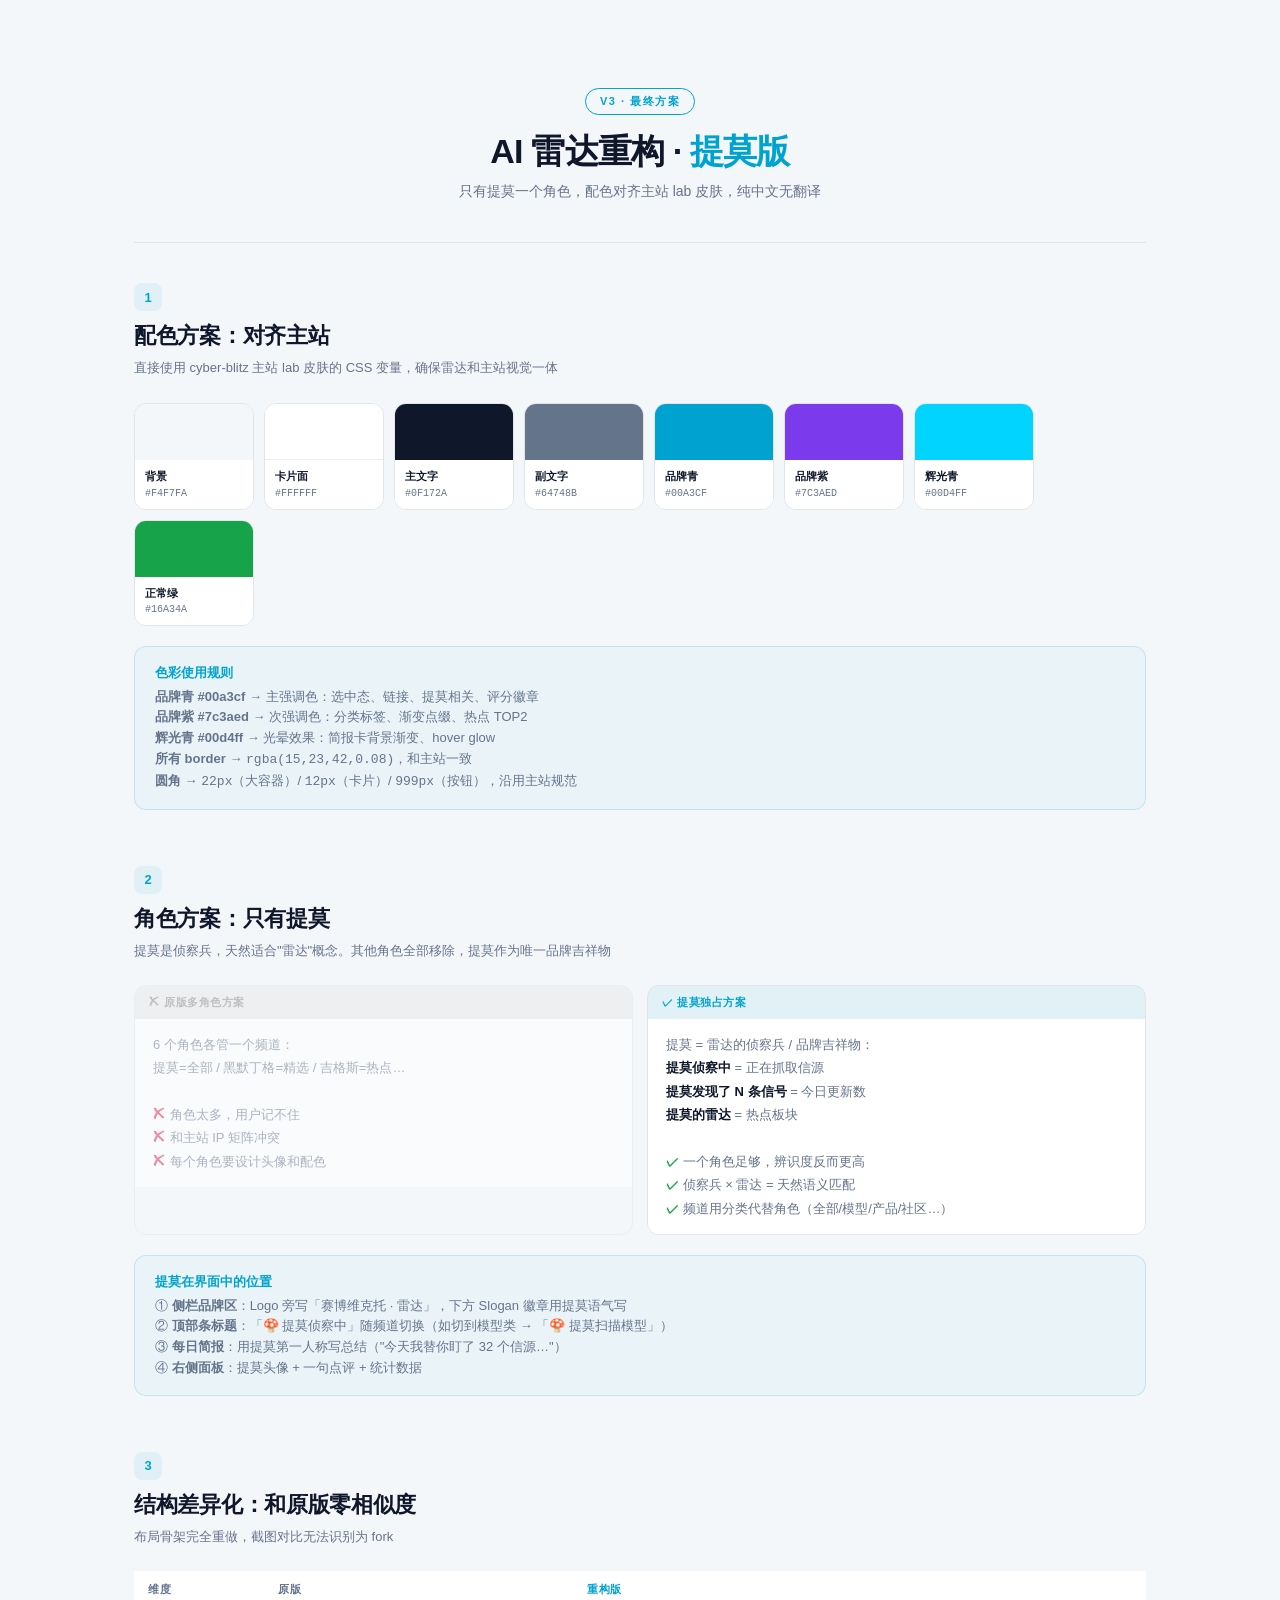
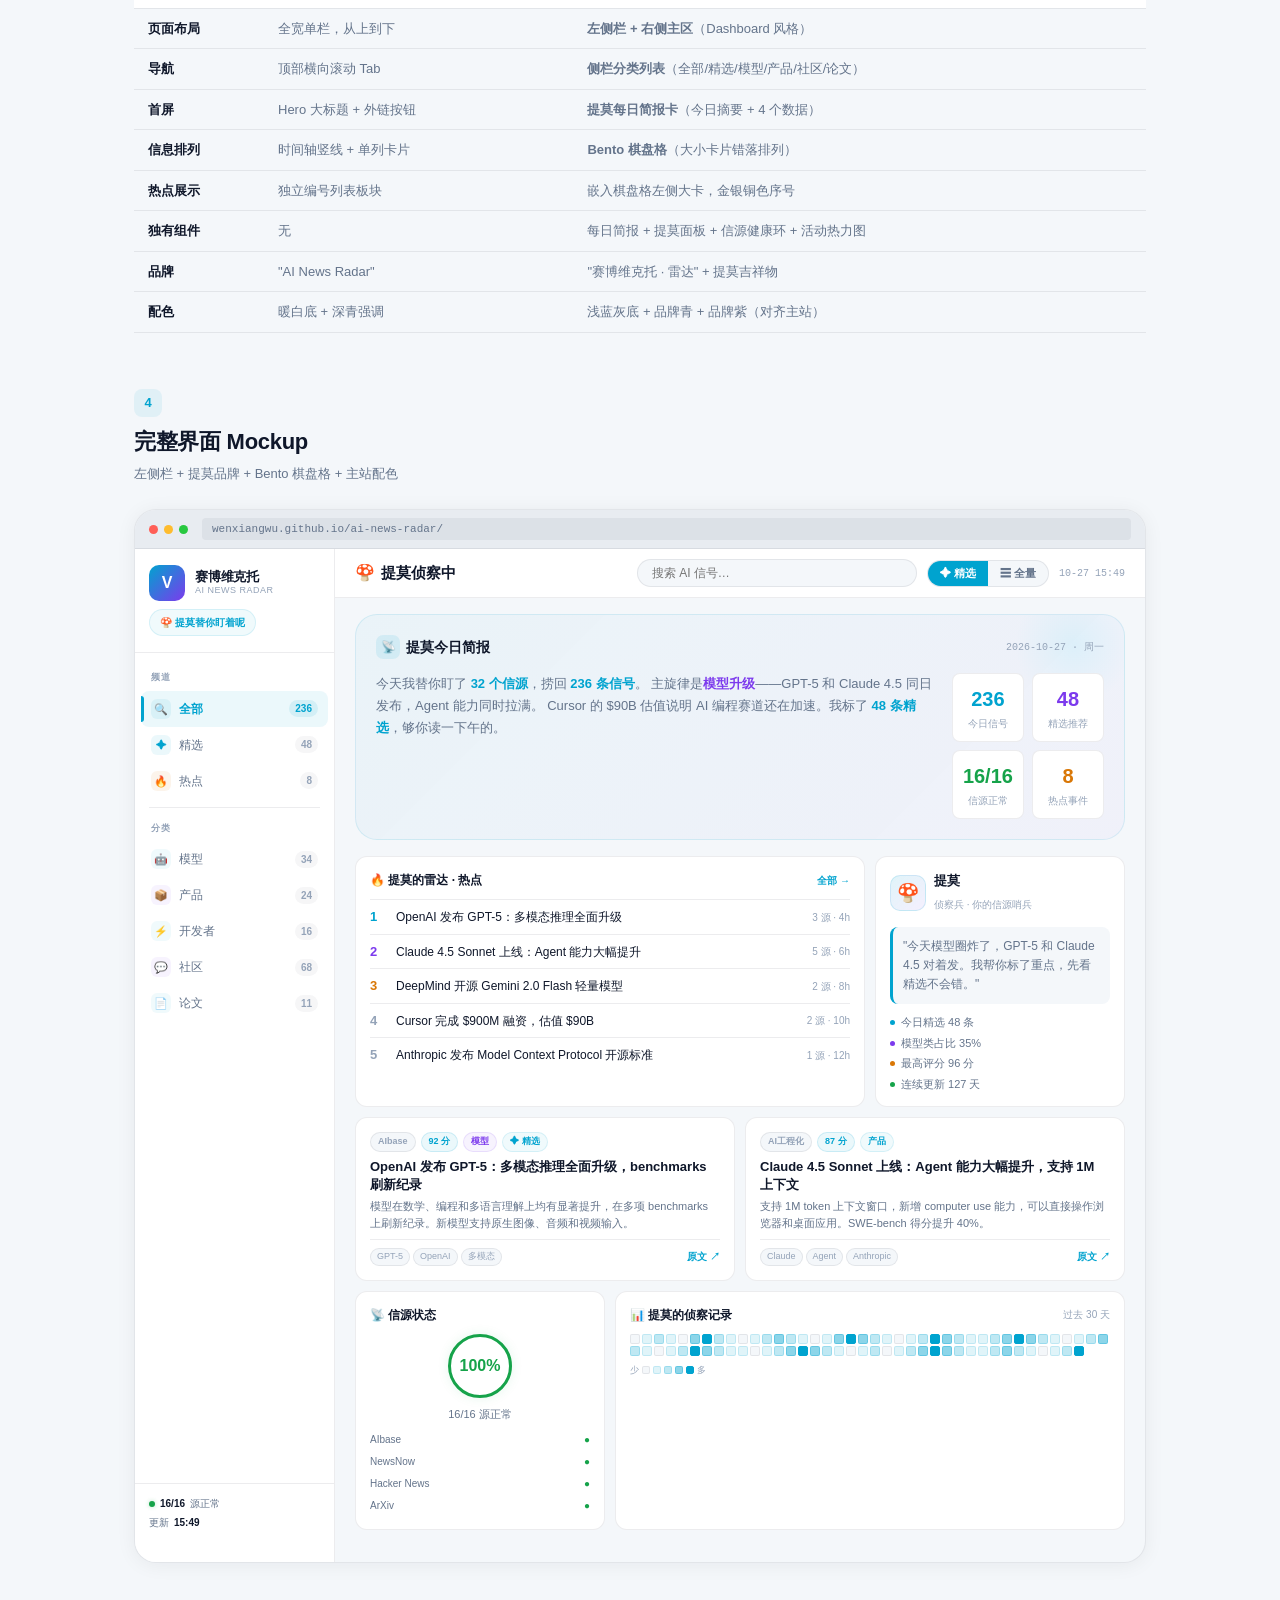
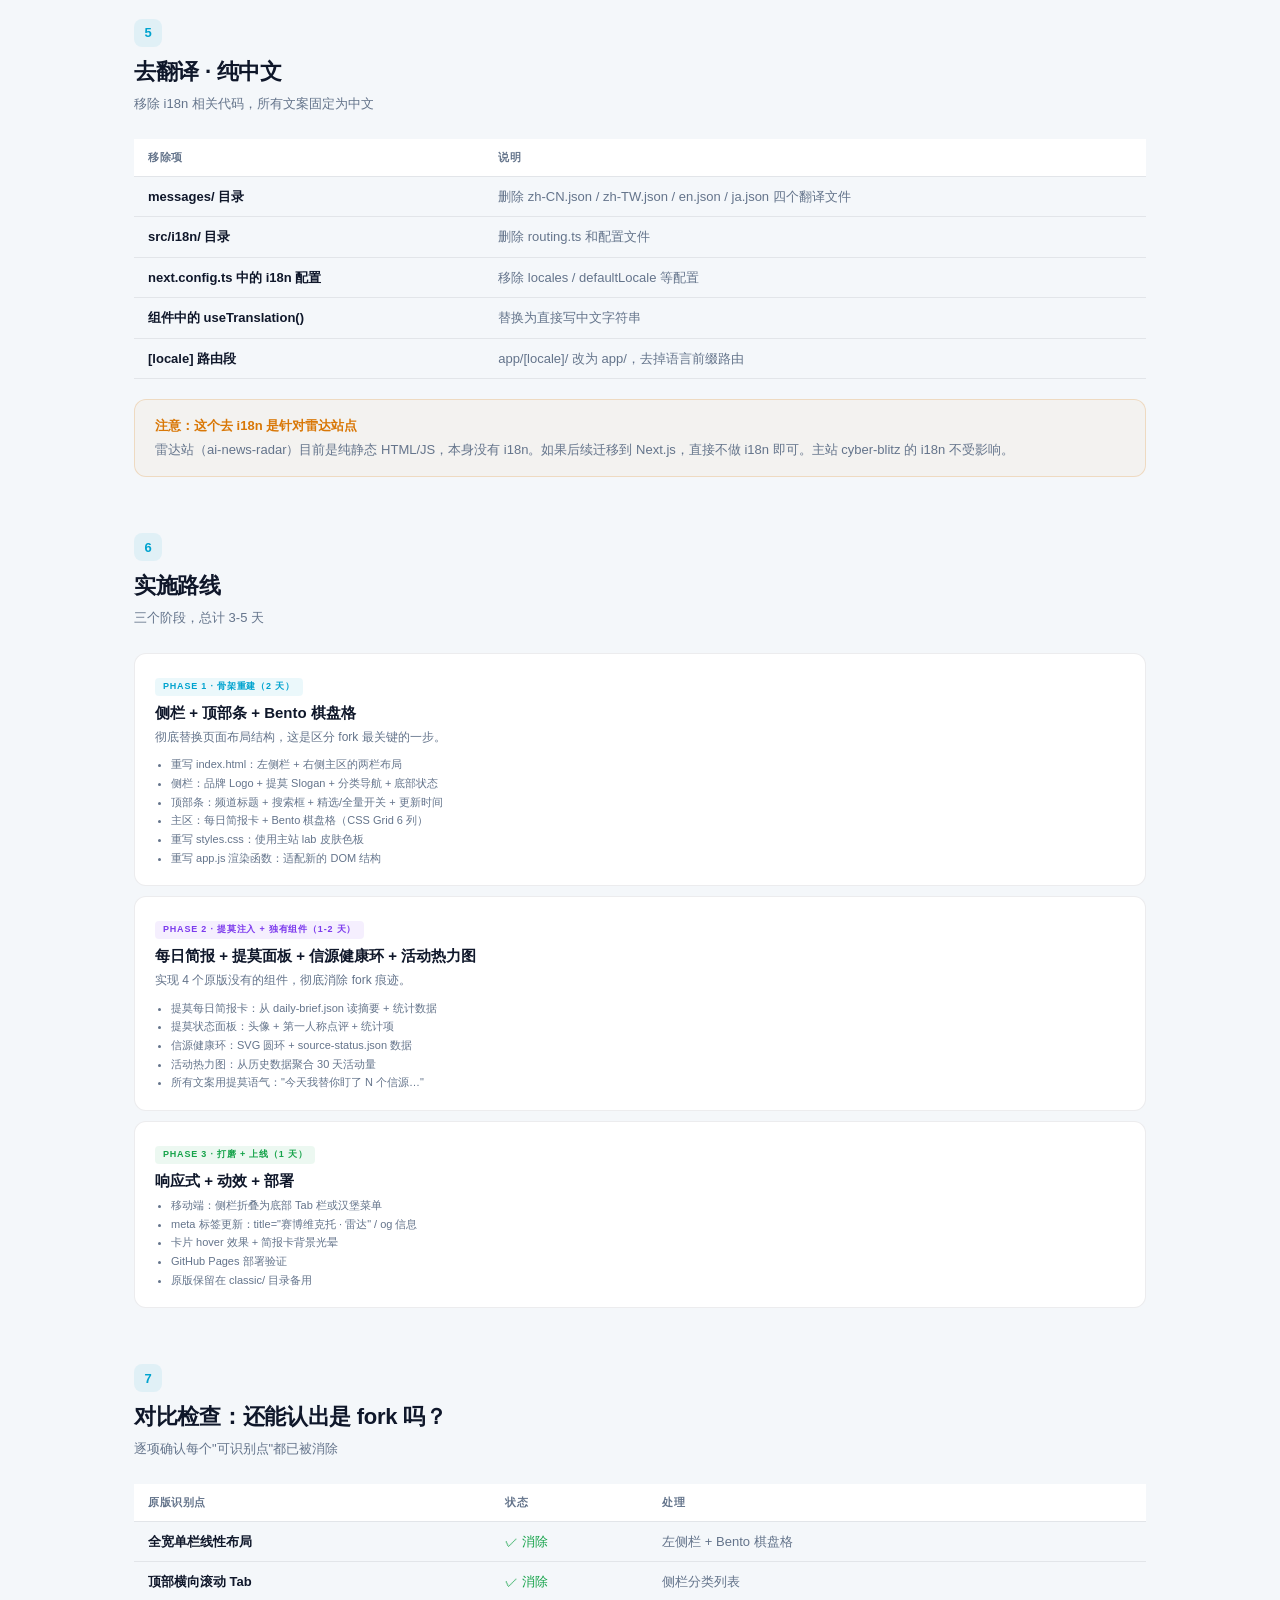
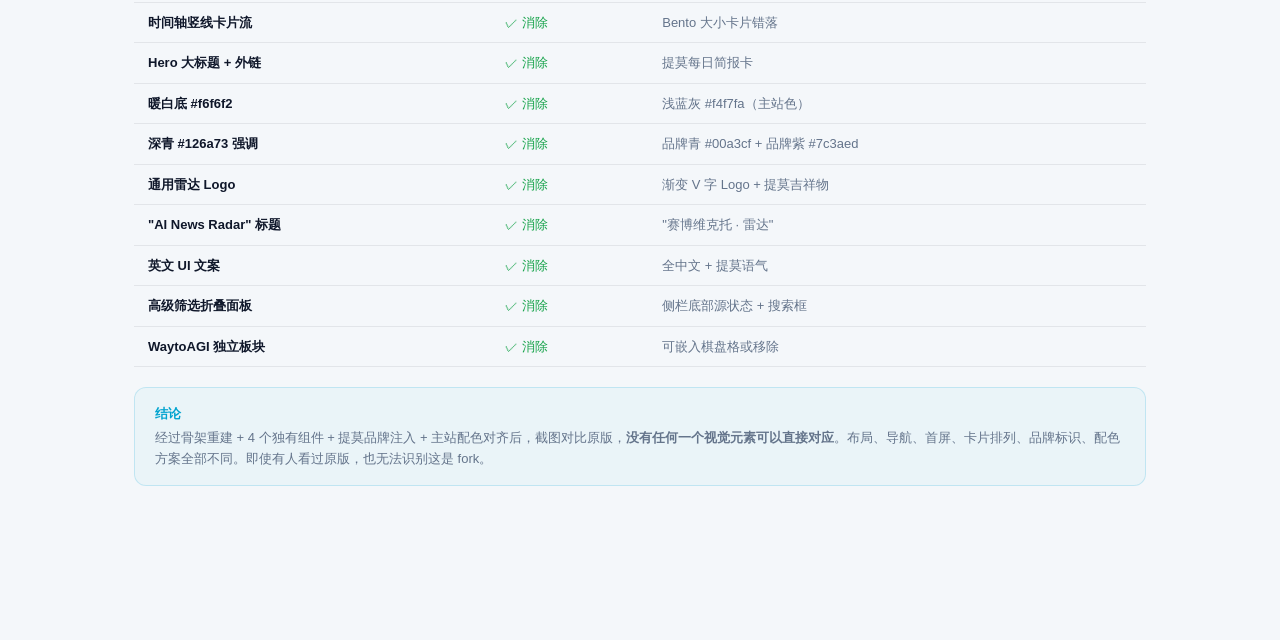
<file: docs/design-proposal-v3.html>
<!DOCTYPE html>
<html lang="zh-CN">
<head>
<meta charset="UTF-8">
<meta name="viewport" content="width=device-width, initial-scale=1.0">
<title>雷达重构方案 v3</title>
<style>
  :root {
    /* ── 主站 lab 皮肤色板 ── */
    --bg: #f4f7fa;
    --bg-alt: #eaeff5;
    --fg: #0f172a;
    --fg-soft: #1e293b;
    --brand: #00a3cf;
    --brand-2: #7c3aed;
    --brand-glow: #00d4ff;
    --card: rgba(255,255,255,0.72);
    --card-solid: #ffffff;
    --border: rgba(15,23,42,0.08);
    --border-hover: rgba(15,23,42,0.14);
    --muted: #64748b;
    --muted-soft: #94a3b8;
    --good: #16a34a;
    --warn: #d97706;
    --bad: #e11d48;
    --r: 22px;
    --r-sm: 12px;
    --r-xs: 8px;
    --btn-r: 999px;
  }
  * { box-sizing: border-box; margin: 0; padding: 0; }
  body {
    font-family: -apple-system, BlinkMacSystemFont, "Segoe UI", "Noto Sans SC", "PingFang SC", sans-serif;
    background: var(--bg);
    color: var(--fg);
    -webkit-font-smoothing: antialiased;
    line-height: 1.5;
  }
  .doc { max-width: 1060px; margin: 0 auto; padding: 40px 24px 100px; }

  /* ── Doc Header ── */
  .doc-hd { text-align: center; padding: 48px 0 40px; margin-bottom: 40px; border-bottom: 1px solid var(--border); }
  .doc-hd .tag { display: inline-block; padding: 4px 14px; border: 1.5px solid var(--brand); border-radius: var(--btn-r); font-size: 11px; font-weight: 700; color: var(--brand); letter-spacing: 1.5px; text-transform: uppercase; margin-bottom: 16px; }
  .doc-hd h1 { font-size: 34px; font-weight: 900; line-height: 1.2; letter-spacing: -0.8px; color: var(--fg); margin-bottom: 10px; }
  .doc-hd h1 em { font-style: normal; color: var(--brand); }
  .doc-hd p { color: var(--muted); font-size: 14px; max-width: 520px; margin: 0 auto; }

  /* ── Section ── */
  .sec { margin-bottom: 56px; }
  .sec-num { display: inline-flex; align-items: center; justify-content: center; width: 28px; height: 28px; border-radius: var(--r-xs); background: rgba(0,163,207,0.08); color: var(--brand); font-size: 13px; font-weight: 800; margin-bottom: 8px; }
  .sec h2 { font-size: 22px; font-weight: 800; letter-spacing: -0.3px; margin-bottom: 6px; color: var(--fg); }
  .sec .sub { color: var(--muted); font-size: 13px; margin-bottom: 24px; max-width: 600px; line-height: 1.6; }

  /* ── Callout ── */
  .co { border: 1px solid rgba(0,163,207,0.18); border-radius: var(--r-sm); padding: 16px 20px; background: rgba(0,163,207,0.04); margin-bottom: 20px; }
  .co h4 { font-size: 13px; font-weight: 700; color: var(--brand); margin-bottom: 4px; }
  .co p { font-size: 13px; color: var(--muted); line-height: 1.6; }
  .co-warn { border-color: rgba(217,119,6,0.2); background: rgba(217,119,6,0.04); }
  .co-warn h4 { color: var(--warn); }

  /* ── Diff Grid ── */
  .diff { display: grid; grid-template-columns: 1fr 1fr; gap: 14px; margin-bottom: 20px; }
  @media (max-width: 700px) { .diff { grid-template-columns: 1fr; } }
  .diff-col { border: 1px solid var(--border); border-radius: var(--r-sm); overflow: hidden; }
  .diff-col.old { opacity: 0.5; }
  .diff-label { padding: 8px 14px; font-size: 11px; font-weight: 700; letter-spacing: 0.5px; }
  .diff-col.old .diff-label { background: #e8e8e8; color: #888; }
  .diff-col.new .diff-label { background: rgba(0,163,207,0.08); color: var(--brand); }
  .diff-body { padding: 14px 18px; background: var(--card-solid); font-size: 13px; color: var(--muted); line-height: 1.8; }
  .diff-body strong { color: var(--fg); }
  .diff-body .x { color: var(--bad); font-weight: 700; }
  .diff-body .v { color: var(--good); font-weight: 700; }

  /* ── Table ── */
  .tbl { width: 100%; border-collapse: collapse; font-size: 13px; margin-bottom: 20px; }
  .tbl th { text-align: left; padding: 10px 14px; background: var(--card-solid); color: var(--muted); font-weight: 700; font-size: 11px; letter-spacing: 0.5px; text-transform: uppercase; border-bottom: 1px solid var(--border); }
  .tbl td { padding: 10px 14px; border-bottom: 1px solid var(--border); color: var(--muted); vertical-align: top; }
  .tbl .lbl { color: var(--fg); font-weight: 600; }
  .tbl tr:hover td { background: rgba(0,163,207,0.02); }

  /* ── Palette ── */
  .pal { display: flex; flex-wrap: wrap; gap: 10px; margin-bottom: 20px; }
  .sw { border-radius: var(--r-sm); overflow: hidden; border: 1px solid var(--border); width: 120px; }
  .sw-cl { height: 56px; }
  .sw-info { padding: 8px 10px; background: var(--card-solid); }
  .sw-nm { font-size: 11px; font-weight: 700; color: var(--fg); margin-bottom: 1px; }
  .sw-hx { font-size: 10px; color: var(--muted); font-family: "JetBrains Mono", monospace; }

  /* ══════ APP MOCKUP ══════ */
  .mock { border: 1px solid var(--border); border-radius: var(--r); overflow: hidden; background: var(--bg); margin-bottom: 20px; box-shadow: 0 2px 20px rgba(15,23,42,0.06); }
  .mock-bar { display: flex; align-items: center; gap: 6px; padding: 8px 14px; background: #e8ecf1; border-bottom: 1px solid var(--border); }
  .mock-dot { width: 9px; height: 9px; border-radius: 50%; }
  .mock-dot:nth-child(1) { background: #ff5f57; }
  .mock-dot:nth-child(2) { background: #febc2e; }
  .mock-dot:nth-child(3) { background: #28c840; }
  .mock-url { flex: 1; margin-left: 8px; padding: 3px 10px; border-radius: 4px; background: rgba(15,23,42,0.05); font-size: 11px; color: var(--muted); font-family: monospace; }

  .app { display: grid; grid-template-columns: 200px 1fr; min-height: 580px; }
  @media (max-width: 800px) { .app { grid-template-columns: 1fr; } .sb { display: none !important; } }

  /* ── Sidebar ── */
  .sb { background: var(--card-solid); border-right: 1px solid var(--border); padding: 16px 0; display: flex; flex-direction: column; }
  .sb-brand { padding: 0 14px 16px; border-bottom: 1px solid var(--border); margin-bottom: 12px; }
  .sb-brand-row { display: flex; align-items: center; gap: 10px; margin-bottom: 8px; }
  .sb-logo { width: 36px; height: 36px; border-radius: 10px; background: linear-gradient(135deg, var(--brand) 0%, var(--brand-2) 100%); display: flex; align-items: center; justify-content: center; color: #fff; font-size: 16px; font-weight: 900; }
  .sb-brand-name { font-size: 13px; font-weight: 800; color: var(--fg); letter-spacing: -0.2px; line-height: 1.2; }
  .sb-brand-sub { font-size: 9px; color: var(--muted-soft); letter-spacing: 0.5px; }
  .sb-slogan { display: flex; align-items: center; gap: 5px; padding: 5px 10px; border-radius: var(--btn-r); background: rgba(0,163,207,0.06); border: 1px solid rgba(0,163,207,0.12); font-size: 10px; font-weight: 600; color: var(--brand); width: fit-content; }

  .sb-nav { flex: 1; padding: 0 6px; }
  .sb-nav-lbl { padding: 6px 10px; font-size: 9px; font-weight: 700; color: var(--muted-soft); letter-spacing: 1px; text-transform: uppercase; }
  .sb-nav-item { display: flex; align-items: center; gap: 8px; padding: 8px 10px; border-radius: var(--r-xs); font-size: 12px; color: var(--muted); cursor: pointer; transition: all 0.15s; position: relative; }
  .sb-nav-item:hover { background: rgba(0,163,207,0.04); color: var(--fg); }
  .sb-nav-item.active { background: rgba(0,163,207,0.08); color: var(--brand); font-weight: 700; }
  .sb-nav-item.active::before { content: ""; position: absolute; left: 0; top: 5px; bottom: 5px; width: 3px; border-radius: 0 3px 3px 0; background: var(--brand); }
  .sb-nav-ico { width: 20px; height: 20px; border-radius: 6px; display: flex; align-items: center; justify-content: center; font-size: 11px; flex-shrink: 0; }
  .sb-nav-cnt { margin-left: auto; font-size: 10px; padding: 1px 6px; border-radius: var(--btn-r); background: rgba(15,23,42,0.04); color: var(--muted-soft); font-weight: 600; }
  .sb-nav-item.active .sb-nav-cnt { background: rgba(0,163,207,0.1); color: var(--brand); }
  .sb-div { height: 1px; background: var(--border); margin: 8px 8px; }

  .sb-foot { padding: 12px 14px; border-top: 1px solid var(--border); }
  .sb-status { display: flex; align-items: center; gap: 5px; font-size: 10px; color: var(--muted); margin-bottom: 4px; }
  .sb-dot { width: 6px; height: 6px; border-radius: 50%; background: var(--good); box-shadow: 0 0 4px rgba(22,163,74,0.3); }
  .sb-status strong { color: var(--fg); font-weight: 700; }

  /* ── Main ── */
  .mn { display: flex; flex-direction: column; }
  .tb { display: flex; align-items: center; gap: 10px; padding: 10px 20px; border-bottom: 1px solid var(--border); background: var(--card-solid); }
  .tb-title { font-size: 15px; font-weight: 800; color: var(--fg); display: flex; align-items: center; gap: 6px; }
  .tb-title .teemo { font-size: 16px; }
  .tb-search { flex: 1; max-width: 280px; margin-left: auto; border: 1px solid var(--border); border-radius: var(--btn-r); padding: 6px 14px; background: var(--bg); color: var(--muted); font-size: 12px; outline: none; }
  .tb-mode { display: flex; border: 1px solid var(--border); border-radius: var(--btn-r); overflow: hidden; background: var(--bg); }
  .tb-mode-btn { padding: 5px 12px; font-size: 11px; font-weight: 700; color: var(--muted); background: transparent; border: none; cursor: pointer; }
  .tb-mode-btn.on { background: var(--brand); color: #fff; }
  .tb-time { font-size: 10px; color: var(--muted-soft); white-space: nowrap; font-family: monospace; }

  /* ── Content ── */
  .ct { padding: 16px 20px; overflow-y: auto; flex: 1; }

  /* Daily Brief */
  .db { border: 1px solid rgba(0,163,207,0.12); border-radius: var(--r); padding: 20px; background: linear-gradient(135deg, rgba(0,163,207,0.04) 0%, rgba(124,58,237,0.03) 100%); margin-bottom: 16px; position: relative; overflow: hidden; }
  .db::before { content: ""; position: absolute; top: -30px; right: -10px; width: 120px; height: 120px; border-radius: 50%; background: radial-gradient(circle, rgba(0,212,255,0.08) 0%, transparent 70%); pointer-events: none; }
  .db-hd { display: flex; align-items: center; justify-content: space-between; margin-bottom: 14px; position: relative; }
  .db-hd h3 { font-size: 14px; font-weight: 800; display: flex; align-items: center; gap: 6px; color: var(--fg); }
  .db-hd h3 .ico { width: 24px; height: 24px; border-radius: 7px; background: rgba(0,163,207,0.1); display: flex; align-items: center; justify-content: center; font-size: 12px; }
  .db-date { font-size: 10px; color: var(--muted-soft); font-family: monospace; }
  .db-body { display: grid; grid-template-columns: 1fr auto; gap: 16px; position: relative; align-items: start; }
  @media (max-width: 800px) { .db-body { grid-template-columns: 1fr; } }
  .db-text { font-size: 13px; color: var(--muted); line-height: 1.7; }
  .db-text strong { color: var(--brand); font-weight: 700; }
  .db-text em { color: var(--brand-2); font-style: normal; font-weight: 600; }
  .db-stats { display: grid; grid-template-columns: 1fr 1fr; gap: 8px; }
  .db-st { border: 1px solid var(--border); border-radius: var(--r-xs); padding: 10px; background: var(--card-solid); text-align: center; min-width: 72px; }
  .db-st-n { font-size: 20px; font-weight: 900; font-variant-numeric: tabular-nums; }
  .db-st-n.c1 { color: var(--brand); }
  .db-st-n.c2 { color: var(--brand-2); }
  .db-st-n.c3 { color: var(--good); }
  .db-st-n.c4 { color: var(--warn); }
  .db-st-l { font-size: 10px; color: var(--muted-soft); margin-top: 2px; }

  /* Bento Grid */
  .bento { display: grid; grid-template-columns: repeat(6, 1fr); grid-auto-rows: minmax(60px, auto); gap: 10px; margin-bottom: 16px; }
  @media (max-width: 800px) { .bento { grid-template-columns: 1fr; } .bento > * { grid-column: span 1 !important; grid-row: auto !important; } }
  .b-hot { grid-column: span 4; }
  .b-teemo { grid-column: span 2; }
  .b-n1 { grid-column: span 3; }
  .b-n2 { grid-column: span 3; }
  .b-health { grid-column: span 2; }
  .b-activity { grid-column: span 4; }

  .bc { border: 1px solid var(--border); border-radius: var(--r-sm); padding: 14px; background: var(--card-solid); transition: all 0.15s; }
  .bc:hover { border-color: var(--border-hover); box-shadow: 0 2px 12px rgba(15,23,42,0.04); }
  .bc-hd { display: flex; align-items: center; justify-content: space-between; margin-bottom: 10px; }
  .bc-hd h4 { font-size: 12px; font-weight: 700; color: var(--fg); display: flex; align-items: center; gap: 5px; }
  .bc-hd .more { font-size: 10px; color: var(--brand); text-decoration: none; font-weight: 600; }
  .bc-hd .more:hover { text-decoration: underline; }

  /* Hot list */
  .hl-row { display: flex; align-items: center; gap: 8px; padding: 7px 0; border-top: 1px solid var(--border); }
  .hl-row:first-child { border-top: none; }
  .hl-rk { font-size: 13px; font-weight: 900; min-width: 18px; font-variant-numeric: tabular-nums; color: var(--muted-soft); }
  .hl-rk.g1 { color: var(--brand); }
  .hl-rk.g2 { color: var(--brand-2); }
  .hl-rk.g3 { color: var(--warn); }
  .hl-tt { flex: 1; font-size: 12px; color: var(--fg); overflow: hidden; text-overflow: ellipsis; white-space: nowrap; text-decoration: none; }
  .hl-tt:hover { color: var(--brand); }
  .hl-mt { font-size: 10px; color: var(--muted-soft); white-space: nowrap; }

  /* Teemo panel */
  .tp { height: 100%; display: flex; flex-direction: column; }
  .tp-head { display: flex; align-items: center; gap: 8px; margin-bottom: 12px; }
  .tp-avatar { width: 36px; height: 36px; border-radius: 10px; background: linear-gradient(135deg, rgba(0,163,207,0.12) 0%, rgba(124,58,237,0.08) 100%); display: flex; align-items: center; justify-content: center; font-size: 18px; border: 1px solid rgba(0,163,207,0.15); }
  .tp-info h5 { font-size: 13px; font-weight: 700; color: var(--fg); }
  .tp-info span { font-size: 10px; color: var(--muted-soft); }
  .tp-quote { flex: 1; font-size: 12px; color: var(--muted); line-height: 1.6; padding: 10px; border-radius: var(--r-xs); background: var(--bg); border-left: 3px solid var(--brand); margin-bottom: 10px; }
  .tp-items { display: grid; gap: 4px; }
  .tp-item { display: flex; align-items: center; gap: 6px; font-size: 11px; color: var(--muted); }
  .tp-item .dot { width: 5px; height: 5px; border-radius: 50%; flex-shrink: 0; }

  /* News card */
  .nc { display: flex; flex-direction: column; height: 100%; }
  .nc-meta { display: flex; align-items: center; gap: 5px; margin-bottom: 6px; flex-wrap: wrap; }
  .nc-badge { font-size: 9px; font-weight: 700; padding: 2px 7px; border-radius: var(--btn-r); }
  .nc-badge.src { background: var(--bg); color: var(--muted-soft); border: 1px solid var(--border); }
  .nc-badge.score { background: rgba(0,163,207,0.08); color: var(--brand); border: 1px solid rgba(0,163,207,0.15); }
  .nc-badge.cat { background: rgba(124,58,237,0.06); color: var(--brand-2); border: 1px solid rgba(124,58,237,0.12); }
  .nc-badge.curated { background: rgba(0,163,207,0.06); color: var(--brand); border: 1px solid rgba(0,163,207,0.12); }
  .nc-title { font-size: 13px; font-weight: 700; color: var(--fg); line-height: 1.4; margin-bottom: 4px; text-decoration: none; display: block; }
  .nc-title:hover { color: var(--brand); }
  .nc-desc { font-size: 11px; color: var(--muted); line-height: 1.5; flex: 1; display: -webkit-box; -webkit-line-clamp: 2; -webkit-box-orient: vertical; overflow: hidden; }
  .nc-foot { display: flex; align-items: center; justify-content: space-between; margin-top: 8px; padding-top: 8px; border-top: 1px solid var(--border); }
  .nc-tags { display: flex; gap: 3px; }
  .nc-tag { font-size: 9px; padding: 1px 6px; border-radius: var(--btn-r); background: var(--bg); color: var(--muted-soft); border: 1px solid var(--border); }
  .nc-link { font-size: 10px; color: var(--brand); text-decoration: none; font-weight: 700; }
  .nc-link:hover { text-decoration: underline; }

  /* Health ring */
  .hp { display: flex; flex-direction: column; align-items: center; }
  .hp-ring { width: 64px; height: 64px; border-radius: 50%; border: 3px solid var(--good); display: flex; align-items: center; justify-content: center; margin-bottom: 8px; box-shadow: 0 0 12px rgba(22,163,74,0.1); }
  .hp-ring-n { font-size: 16px; font-weight: 900; color: var(--good); }
  .hp-ring-l { font-size: 11px; color: var(--muted); text-align: center; margin-bottom: 8px; }
  .hp-items { width: 100%; display: grid; gap: 3px; }
  .hp-item { display: flex; align-items: center; justify-content: space-between; font-size: 10px; padding: 2px 0; }
  .hp-item-name { color: var(--muted); }
  .hp-item-st { font-weight: 700; }
  .hp-item-st.ok { color: var(--good); }

  /* Activity */
  .ag { display: flex; gap: 2px; flex-wrap: wrap; }
  .ag-c { width: 10px; height: 10px; border-radius: 2px; background: var(--bg); border: 1px solid var(--border); }
  .ag-c.l1 { background: rgba(0,163,207,0.12); border-color: rgba(0,163,207,0.15); }
  .ag-c.l2 { background: rgba(0,163,207,0.25); border-color: rgba(0,163,207,0.2); }
  .ag-c.l3 { background: rgba(0,163,207,0.45); border-color: rgba(0,163,207,0.3); }
  .ag-c.l4 { background: var(--brand); border-color: var(--brand); }
  .ag-lg { display: flex; align-items: center; gap: 3px; margin-top: 8px; font-size: 9px; color: var(--muted-soft); }
  .ag-lg .ag-c { width: 8px; height: 8px; }

  /* ── Principles ── */
  .princ { display: grid; grid-template-columns: repeat(auto-fill, minmax(200px, 1fr)); gap: 12px; margin-bottom: 20px; }
  .pc { border: 1px solid var(--border); border-radius: var(--r-sm); padding: 18px; background: var(--card-solid); }
  .pc .ico { font-size: 22px; margin-bottom: 8px; }
  .pc h4 { font-size: 13px; font-weight: 700; color: var(--fg); margin-bottom: 4px; }
  .pc p { font-size: 11px; color: var(--muted); line-height: 1.5; }

  /* ── Phase ── */
  .ph { border: 1px solid var(--border); border-radius: var(--r-sm); padding: 18px 20px; background: var(--card-solid); margin-bottom: 10px; }
  .ph-tag { display: inline-block; font-size: 9px; font-weight: 700; letter-spacing: 0.8px; text-transform: uppercase; padding: 2px 8px; border-radius: 4px; margin-bottom: 6px; }
  .ph-tag.p1 { background: rgba(0,163,207,0.08); color: var(--brand); }
  .ph-tag.p2 { background: rgba(124,58,237,0.08); color: var(--brand-2); }
  .ph-tag.p3 { background: rgba(22,163,74,0.08); color: var(--good); }
  .ph h3 { font-size: 15px; font-weight: 800; color: var(--fg); margin-bottom: 4px; }
  .ph p { font-size: 12px; color: var(--muted); line-height: 1.6; margin-bottom: 8px; }
  .ph ul { padding-left: 16px; }
  .ph li { font-size: 11px; color: var(--muted); line-height: 1.7; }

  .divider { height: 1px; background: var(--border); margin: 48px 0; }
</style>
</head>
<body>
<div class="doc">

  <header class="doc-hd">
    <div class="tag">v3 · 最终方案</div>
    <h1>AI 雷达重构 · <em>提莫版</em></h1>
    <p>只有提莫一个角色，配色对齐主站 lab 皮肤，纯中文无翻译</p>
  </header>

  <!-- ══════ 1 ══════ -->
  <section class="sec">
    <div class="sec-num">1</div>
    <h2>配色方案：对齐主站</h2>
    <p class="sub">直接使用 cyber-blitz 主站 lab 皮肤的 CSS 变量，确保雷达和主站视觉一体</p>

    <div class="pal">
      <div class="sw"><div class="sw-cl" style="background:#f4f7fa"></div><div class="sw-info"><div class="sw-nm">背景</div><div class="sw-hx">#F4F7FA</div></div></div>
      <div class="sw"><div class="sw-cl" style="background:#ffffff;border-bottom:1px solid #eee"></div><div class="sw-info"><div class="sw-nm">卡片面</div><div class="sw-hx">#FFFFFF</div></div></div>
      <div class="sw"><div class="sw-cl" style="background:#0f172a"></div><div class="sw-info"><div class="sw-nm">主文字</div><div class="sw-hx">#0F172A</div></div></div>
      <div class="sw"><div class="sw-cl" style="background:#64748b"></div><div class="sw-info"><div class="sw-nm">副文字</div><div class="sw-hx">#64748B</div></div></div>
      <div class="sw"><div class="sw-cl" style="background:#00a3cf"></div><div class="sw-info"><div class="sw-nm">品牌青</div><div class="sw-hx">#00A3CF</div></div></div>
      <div class="sw"><div class="sw-cl" style="background:#7c3aed"></div><div class="sw-info"><div class="sw-nm">品牌紫</div><div class="sw-hx">#7C3AED</div></div></div>
      <div class="sw"><div class="sw-cl" style="background:#00d4ff"></div><div class="sw-info"><div class="sw-nm">辉光青</div><div class="sw-hx">#00D4FF</div></div></div>
      <div class="sw"><div class="sw-cl" style="background:#16a34a"></div><div class="sw-info"><div class="sw-nm">正常绿</div><div class="sw-hx">#16A34A</div></div></div>
    </div>

    <div class="co">
      <h4>色彩使用规则</h4>
      <p>
        <strong>品牌青 #00a3cf</strong> → 主强调色：选中态、链接、提莫相关、评分徽章<br>
        <strong>品牌紫 #7c3aed</strong> → 次强调色：分类标签、渐变点缀、热点 TOP2<br>
        <strong>辉光青 #00d4ff</strong> → 光晕效果：简报卡背景渐变、hover glow<br>
        <strong>所有 border</strong> → <code>rgba(15,23,42,0.08)</code>，和主站一致<br>
        <strong>圆角</strong> → <code>22px</code>（大容器）/ <code>12px</code>（卡片）/ <code>999px</code>（按钮），沿用主站规范
      </p>
    </div>
  </section>

  <!-- ══════ 2 ══════ -->
  <section class="sec">
    <div class="sec-num">2</div>
    <h2>角色方案：只有提莫</h2>
    <p class="sub">提莫是侦察兵，天然适合"雷达"概念。其他角色全部移除，提莫作为唯一品牌吉祥物</p>

    <div class="diff">
      <div class="diff-col old">
        <div class="diff-label">✗ 原版多角色方案</div>
        <div class="diff-body">
          6 个角色各管一个频道：<br>
          提莫=全部 / 黑默丁格=精选 / 吉格斯=热点…<br><br>
          <span class="x">✗</span> 角色太多，用户记不住<br>
          <span class="x">✗</span> 和主站 IP 矩阵冲突<br>
          <span class="x">✗</span> 每个角色要设计头像和配色
        </div>
      </div>
      <div class="diff-col new">
        <div class="diff-label">✓ 提莫独占方案</div>
        <div class="diff-body">
          提莫 = 雷达的侦察兵 / 品牌吉祥物：<br>
          <strong>提莫侦察中</strong> = 正在抓取信源<br>
          <strong>提莫发现了 N 条信号</strong> = 今日更新数<br>
          <strong>提莫的雷达</strong> = 热点板块<br><br>
          <span class="v">✓</span> 一个角色足够，辨识度反而更高<br>
          <span class="v">✓</span> 侦察兵 × 雷达 = 天然语义匹配<br>
          <span class="v">✓</span> 频道用分类代替角色（全部/模型/产品/社区…）
        </div>
      </div>
    </div>

    <div class="co">
      <h4>提莫在界面中的位置</h4>
      <p>
        ① <strong>侧栏品牌区</strong>：Logo 旁写「赛博维克托 · 雷达」，下方 Slogan 徽章用提莫语气写<br>
        ② <strong>顶部条标题</strong>：「🍄 提莫侦察中」随频道切换（如切到模型类 → 「🍄 提莫扫描模型」）<br>
        ③ <strong>每日简报</strong>：用提莫第一人称写总结（"今天我替你盯了 32 个信源…"）<br>
        ④ <strong>右侧面板</strong>：提莫头像 + 一句点评 + 统计数据
      </p>
    </div>
  </section>

  <!-- ══════ 3 ══════ -->
  <section class="sec">
    <div class="sec-num">3</div>
    <h2>结构差异化：和原版零相似度</h2>
    <p class="sub">布局骨架完全重做，截图对比无法识别为 fork</p>

    <table class="tbl">
      <thead><tr><th style="width:130px">维度</th><th>原版</th><th style="color:var(--brand)">重构版</th></tr></thead>
      <tbody>
        <tr><td class="lbl">页面布局</td><td>全宽单栏，从上到下</td><td><strong>左侧栏 + 右侧主区</strong>（Dashboard 风格）</td></tr>
        <tr><td class="lbl">导航</td><td>顶部横向滚动 Tab</td><td><strong>侧栏分类列表</strong>（全部/精选/模型/产品/社区/论文）</td></tr>
        <tr><td class="lbl">首屏</td><td>Hero 大标题 + 外链按钮</td><td><strong>提莫每日简报卡</strong>（今日摘要 + 4 个数据）</td></tr>
        <tr><td class="lbl">信息排列</td><td>时间轴竖线 + 单列卡片</td><td><strong>Bento 棋盘格</strong>（大小卡片错落排列）</td></tr>
        <tr><td class="lbl">热点展示</td><td>独立编号列表板块</td><td>嵌入棋盘格左侧大卡，金银铜色序号</td></tr>
        <tr><td class="lbl">独有组件</td><td>无</td><td>每日简报 + 提莫面板 + 信源健康环 + 活动热力图</td></tr>
        <tr><td class="lbl">品牌</td><td>"AI News Radar"</td><td>"赛博维克托 · 雷达" + 提莫吉祥物</td></tr>
        <tr><td class="lbl">配色</td><td>暖白底 + 深青强调</td><td>浅蓝灰底 + 品牌青 + 品牌紫（对齐主站）</td></tr>
      </tbody>
    </table>
  </section>

  <!-- ══════ 4. Mockup ══════ -->
  <section class="sec">
    <div class="sec-num">4</div>
    <h2>完整界面 Mockup</h2>
    <p class="sub">左侧栏 + 提莫品牌 + Bento 棋盘格 + 主站配色</p>

    <div class="mock">
      <div class="mock-bar">
        <div class="mock-dot"></div><div class="mock-dot"></div><div class="mock-dot"></div>
        <div class="mock-url">wenxiangwu.github.io/ai-news-radar/</div>
      </div>
      <div class="app">

        <!-- Sidebar -->
        <aside class="sb">
          <div class="sb-brand">
            <div class="sb-brand-row">
              <div class="sb-logo">V</div>
              <div>
                <div class="sb-brand-name">赛博维克托</div>
                <div class="sb-brand-sub">AI NEWS RADAR</div>
              </div>
            </div>
            <div class="sb-slogan">🍄 提莫替你盯着呢</div>
          </div>
          <nav class="sb-nav">
            <div class="sb-nav-lbl">频道</div>
            <div class="sb-nav-item active">
              <div class="sb-nav-ico" style="background:rgba(0,163,207,0.08);color:var(--brand)">🔍</div>
              全部
              <span class="sb-nav-cnt">236</span>
            </div>
            <div class="sb-nav-item">
              <div class="sb-nav-ico" style="background:rgba(0,163,207,0.08);color:var(--brand)">✦</div>
              精选
              <span class="sb-nav-cnt">48</span>
            </div>
            <div class="sb-nav-item">
              <div class="sb-nav-ico" style="background:rgba(217,119,6,0.08);color:var(--warn)">🔥</div>
              热点
              <span class="sb-nav-cnt">8</span>
            </div>
            <div class="sb-div"></div>
            <div class="sb-nav-lbl">分类</div>
            <div class="sb-nav-item">
              <div class="sb-nav-ico" style="background:rgba(0,163,207,0.06);color:var(--brand)">🤖</div>
              模型
              <span class="sb-nav-cnt">34</span>
            </div>
            <div class="sb-nav-item">
              <div class="sb-nav-ico" style="background:rgba(124,58,237,0.06);color:var(--brand-2)">📦</div>
              产品
              <span class="sb-nav-cnt">24</span>
            </div>
            <div class="sb-nav-item">
              <div class="sb-nav-ico" style="background:rgba(0,163,207,0.06);color:var(--brand)">⚡</div>
              开发者
              <span class="sb-nav-cnt">16</span>
            </div>
            <div class="sb-nav-item">
              <div class="sb-nav-ico" style="background:rgba(124,58,237,0.06);color:var(--brand-2)">💬</div>
              社区
              <span class="sb-nav-cnt">68</span>
            </div>
            <div class="sb-nav-item">
              <div class="sb-nav-ico" style="background:rgba(0,163,207,0.06);color:var(--brand)">📄</div>
              论文
              <span class="sb-nav-cnt">11</span>
            </div>
          </nav>
          <div class="sb-foot">
            <div class="sb-status"><div class="sb-dot"></div><strong>16/16</strong> 源正常</div>
            <div class="sb-status">更新 <strong>15:49</strong></div>
          </div>
        </aside>

        <!-- Main -->
        <div class="mn">
          <div class="tb">
            <div class="tb-title"><span class="teemo">🍄</span> 提莫侦察中</div>
            <input class="tb-search" placeholder="搜索 AI 信号…" readonly>
            <div class="tb-mode">
              <button class="tb-mode-btn on">✦ 精选</button>
              <button class="tb-mode-btn">☰ 全量</button>
            </div>
            <div class="tb-time">10-27 15:49</div>
          </div>

          <div class="ct">

            <!-- Daily Brief -->
            <div class="db">
              <div class="db-hd">
                <h3><span class="ico">📡</span> 提莫今日简报</h3>
                <span class="db-date">2026-10-27 · 周一</span>
              </div>
              <div class="db-body">
                <div class="db-text">
                  今天我替你盯了 <strong>32 个信源</strong>，捞回 <strong>236 条信号</strong>。
                  主旋律是<em>模型升级</em>——GPT-5 和 Claude 4.5 同日发布，Agent 能力同时拉满。
                  Cursor 的 $90B 估值说明 AI 编程赛道还在加速。我标了 <strong>48 条精选</strong>，够你读一下午的。
                </div>
                <div class="db-stats">
                  <div class="db-st"><div class="db-st-n c1">236</div><div class="db-st-l">今日信号</div></div>
                  <div class="db-st"><div class="db-st-n c2">48</div><div class="db-st-l">精选推荐</div></div>
                  <div class="db-st"><div class="db-st-n c3">16/16</div><div class="db-st-l">信源正常</div></div>
                  <div class="db-st"><div class="db-st-n c4">8</div><div class="db-st-l">热点事件</div></div>
                </div>
              </div>
            </div>

            <!-- Bento Grid -->
            <div class="bento">

              <!-- Hot: 4 cols -->
              <div class="bc b-hot">
                <div class="bc-hd">
                  <h4>🔥 提莫的雷达 · 热点</h4>
                  <a class="more" href="#">全部 →</a>
                </div>
                <div class="hl-row"><span class="hl-rk g1">1</span><a class="hl-tt" href="#">OpenAI 发布 GPT-5：多模态推理全面升级</a><span class="hl-mt">3 源 · 4h</span></div>
                <div class="hl-row"><span class="hl-rk g2">2</span><a class="hl-tt" href="#">Claude 4.5 Sonnet 上线：Agent 能力大幅提升</a><span class="hl-mt">5 源 · 6h</span></div>
                <div class="hl-row"><span class="hl-rk g3">3</span><a class="hl-tt" href="#">DeepMind 开源 Gemini 2.0 Flash 轻量模型</a><span class="hl-mt">2 源 · 8h</span></div>
                <div class="hl-row"><span class="hl-rk">4</span><a class="hl-tt" href="#">Cursor 完成 $900M 融资，估值 $90B</a><span class="hl-mt">2 源 · 10h</span></div>
                <div class="hl-row"><span class="hl-rk">5</span><a class="hl-tt" href="#">Anthropic 发布 Model Context Protocol 开源标准</a><span class="hl-mt">1 源 · 12h</span></div>
              </div>

              <!-- Teemo Panel: 2 cols -->
              <div class="bc b-teemo">
                <div class="tp">
                  <div class="tp-head">
                    <div class="tp-avatar">🍄</div>
                    <div class="tp-info">
                      <h5>提莫</h5>
                      <span>侦察兵 · 你的信源哨兵</span>
                    </div>
                  </div>
                  <div class="tp-quote">
                    "今天模型圈炸了，GPT-5 和 Claude 4.5 对着发。我帮你标了重点，先看精选不会错。"
                  </div>
                  <div class="tp-items">
                    <div class="tp-item"><div class="dot" style="background:var(--brand)"></div>今日精选 48 条</div>
                    <div class="tp-item"><div class="dot" style="background:var(--brand-2)"></div>模型类占比 35%</div>
                    <div class="tp-item"><div class="dot" style="background:var(--warn)"></div>最高评分 96 分</div>
                    <div class="tp-item"><div class="dot" style="background:var(--good)"></div>连续更新 127 天</div>
                  </div>
                </div>
              </div>

              <!-- News 1: 3 cols -->
              <div class="bc b-n1">
                <div class="nc">
                  <div class="nc-meta">
                    <span class="nc-badge src">AIbase</span>
                    <span class="nc-badge score">92 分</span>
                    <span class="nc-badge cat">模型</span>
                    <span class="nc-badge curated">✦ 精选</span>
                  </div>
                  <a class="nc-title" href="#">OpenAI 发布 GPT-5：多模态推理全面升级，benchmarks 刷新纪录</a>
                  <div class="nc-desc">模型在数学、编程和多语言理解上均有显著提升，在多项 benchmarks 上刷新纪录。新模型支持原生图像、音频和视频输入。</div>
                  <div class="nc-foot">
                    <div class="nc-tags"><span class="nc-tag">GPT-5</span><span class="nc-tag">OpenAI</span><span class="nc-tag">多模态</span></div>
                    <a class="nc-link" href="#">原文 ↗</a>
                  </div>
                </div>
              </div>

              <!-- News 2: 3 cols -->
              <div class="bc b-n2">
                <div class="nc">
                  <div class="nc-meta">
                    <span class="nc-badge src">AI工程化</span>
                    <span class="nc-badge score">87 分</span>
                    <span class="nc-badge cat" style="background:rgba(0,163,207,0.06);color:var(--brand);border-color:rgba(0,163,207,0.12)">产品</span>
                  </div>
                  <a class="nc-title" href="#">Claude 4.5 Sonnet 上线：Agent 能力大幅提升，支持 1M 上下文</a>
                  <div class="nc-desc">支持 1M token 上下文窗口，新增 computer use 能力，可以直接操作浏览器和桌面应用。SWE-bench 得分提升 40%。</div>
                  <div class="nc-foot">
                    <div class="nc-tags"><span class="nc-tag">Claude</span><span class="nc-tag">Agent</span><span class="nc-tag">Anthropic</span></div>
                    <a class="nc-link" href="#">原文 ↗</a>
                  </div>
                </div>
              </div>

              <!-- Health: 2 cols -->
              <div class="bc b-health">
                <div class="hp">
                  <div class="bc-hd" style="width:100%"><h4>📡 信源状态</h4></div>
                  <div class="hp-ring"><span class="hp-ring-n">100%</span></div>
                  <div class="hp-ring-l">16/16 源正常</div>
                  <div class="hp-items">
                    <div class="hp-item"><span class="hp-item-name">AIbase</span><span class="hp-item-st ok">●</span></div>
                    <div class="hp-item"><span class="hp-item-name">NewsNow</span><span class="hp-item-st ok">●</span></div>
                    <div class="hp-item"><span class="hp-item-name">Hacker News</span><span class="hp-item-st ok">●</span></div>
                    <div class="hp-item"><span class="hp-item-name">ArXiv</span><span class="hp-item-st ok">●</span></div>
                  </div>
                </div>
              </div>

              <!-- Activity: 4 cols -->
              <div class="bc b-activity">
                <div class="bc-hd">
                  <h4>📊 提莫的侦察记录</h4>
                  <span style="font-size:10px;color:var(--muted-soft)">过去 30 天</span>
                </div>
                <div class="ag">
                  <div class="ag-c"></div><div class="ag-c l1"></div><div class="ag-c l2"></div><div class="ag-c l1"></div><div class="ag-c"></div><div class="ag-c l3"></div><div class="ag-c l4"></div><div class="ag-c l2"></div><div class="ag-c l1"></div><div class="ag-c"></div><div class="ag-c l1"></div><div class="ag-c l2"></div><div class="ag-c l3"></div><div class="ag-c l2"></div><div class="ag-c l1"></div><div class="ag-c"></div><div class="ag-c l1"></div><div class="ag-c l3"></div><div class="ag-c l4"></div><div class="ag-c l3"></div><div class="ag-c l2"></div><div class="ag-c l1"></div><div class="ag-c"></div><div class="ag-c l1"></div><div class="ag-c l2"></div><div class="ag-c l4"></div><div class="ag-c l3"></div><div class="ag-c l2"></div><div class="ag-c l1"></div><div class="ag-c l1"></div><div class="ag-c l2"></div><div class="ag-c l3"></div><div class="ag-c l4"></div><div class="ag-c l3"></div><div class="ag-c l2"></div><div class="ag-c l1"></div><div class="ag-c"></div><div class="ag-c l1"></div><div class="ag-c l2"></div><div class="ag-c l3"></div><div class="ag-c l2"></div><div class="ag-c l1"></div><div class="ag-c"></div><div class="ag-c l1"></div><div class="ag-c l2"></div><div class="ag-c l4"></div><div class="ag-c l3"></div><div class="ag-c l2"></div><div class="ag-c l1"></div><div class="ag-c l1"></div><div class="ag-c"></div><div class="ag-c l1"></div><div class="ag-c l2"></div><div class="ag-c l3"></div><div class="ag-c l4"></div><div class="ag-c l3"></div><div class="ag-c l2"></div><div class="ag-c l1"></div><div class="ag-c"></div><div class="ag-c l1"></div><div class="ag-c l2"></div><div class="ag-c"></div><div class="ag-c l1"></div><div class="ag-c l2"></div><div class="ag-c l3"></div><div class="ag-c l4"></div><div class="ag-c l3"></div><div class="ag-c l2"></div><div class="ag-c l1"></div><div class="ag-c l1"></div><div class="ag-c l2"></div><div class="ag-c l3"></div><div class="ag-c l2"></div><div class="ag-c l1"></div><div class="ag-c"></div><div class="ag-c l1"></div><div class="ag-c l2"></div><div class="ag-c l4"></div>
                </div>
                <div class="ag-lg">
                  少
                  <div class="ag-c"></div>
                  <div class="ag-c l1"></div>
                  <div class="ag-c l2"></div>
                  <div class="ag-c l3"></div>
                  <div class="ag-c l4"></div>
                  多
                </div>
              </div>

            </div><!-- /bento -->
          </div><!-- /content -->
        </div><!-- /main -->
      </div><!-- /app -->
    </div><!-- /mock -->
  </section>

  <!-- ══════ 5. 去 i18n ══════ -->
  <section class="sec">
    <div class="sec-num">5</div>
    <h2>去翻译 · 纯中文</h2>
    <p class="sub">移除 i18n 相关代码，所有文案固定为中文</p>

    <table class="tbl">
      <thead><tr><th>移除项</th><th>说明</th></tr></thead>
      <tbody>
        <tr><td class="lbl">messages/ 目录</td><td>删除 zh-CN.json / zh-TW.json / en.json / ja.json 四个翻译文件</td></tr>
        <tr><td class="lbl">src/i18n/ 目录</td><td>删除 routing.ts 和配置文件</td></tr>
        <tr><td class="lbl">next.config.ts 中的 i18n 配置</td><td>移除 locales / defaultLocale 等配置</td></tr>
        <tr><td class="lbl">组件中的 useTranslation()</td><td>替换为直接写中文字符串</td></tr>
        <tr><td class="lbl">[locale] 路由段</td><td>app/[locale]/ 改为 app/，去掉语言前缀路由</td></tr>
      </tbody>
    </table>

    <div class="co co-warn">
      <h4>注意：这个去 i18n 是针对雷达站点</h4>
      <p>雷达站（ai-news-radar）目前是纯静态 HTML/JS，本身没有 i18n。如果后续迁移到 Next.js，直接不做 i18n 即可。主站 cyber-blitz 的 i18n 不受影响。</p>
    </div>
  </section>

  <!-- ══════ 6. 实施 ══════ -->
  <section class="sec">
    <div class="sec-num">6</div>
    <h2>实施路线</h2>
    <p class="sub">三个阶段，总计 3-5 天</p>

    <div class="ph">
      <div class="ph-tag p1">Phase 1 · 骨架重建（2 天）</div>
      <h3>侧栏 + 顶部条 + Bento 棋盘格</h3>
      <p>彻底替换页面布局结构，这是区分 fork 最关键的一步。</p>
      <ul>
        <li>重写 index.html：左侧栏 + 右侧主区的两栏布局</li>
        <li>侧栏：品牌 Logo + 提莫 Slogan + 分类导航 + 底部状态</li>
        <li>顶部条：频道标题 + 搜索框 + 精选/全量开关 + 更新时间</li>
        <li>主区：每日简报卡 + Bento 棋盘格（CSS Grid 6 列）</li>
        <li>重写 styles.css：使用主站 lab 皮肤色板</li>
        <li>重写 app.js 渲染函数：适配新的 DOM 结构</li>
      </ul>
    </div>

    <div class="ph">
      <div class="ph-tag p2">Phase 2 · 提莫注入 + 独有组件（1-2 天）</div>
      <h3>每日简报 + 提莫面板 + 信源健康环 + 活动热力图</h3>
      <p>实现 4 个原版没有的组件，彻底消除 fork 痕迹。</p>
      <ul>
        <li>提莫每日简报卡：从 daily-brief.json 读摘要 + 统计数据</li>
        <li>提莫状态面板：头像 + 第一人称点评 + 统计项</li>
        <li>信源健康环：SVG 圆环 + source-status.json 数据</li>
        <li>活动热力图：从历史数据聚合 30 天活动量</li>
        <li>所有文案用提莫语气："今天我替你盯了 N 个信源…"</li>
      </ul>
    </div>

    <div class="ph">
      <div class="ph-tag p3">Phase 3 · 打磨 + 上线（1 天）</div>
      <h3>响应式 + 动效 + 部署</h3>
      <ul>
        <li>移动端：侧栏折叠为底部 Tab 栏或汉堡菜单</li>
        <li>meta 标签更新：title="赛博维克托 · 雷达" / og 信息</li>
        <li>卡片 hover 效果 + 简报卡背景光晕</li>
        <li>GitHub Pages 部署验证</li>
        <li>原版保留在 classic/ 目录备用</li>
      </ul>
    </div>
  </section>

  <!-- ══════ 7. 对比检查 ══════ -->
  <section class="sec">
    <div class="sec-num">7</div>
    <h2>对比检查：还能认出是 fork 吗？</h2>
    <p class="sub">逐项确认每个"可识别点"都已被消除</p>

    <table class="tbl">
      <thead><tr><th>原版识别点</th><th>状态</th><th>处理</th></tr></thead>
      <tbody>
        <tr><td class="lbl">全宽单栏线性布局</td><td style="color:var(--good)">✓ 消除</td><td>左侧栏 + Bento 棋盘格</td></tr>
        <tr><td class="lbl">顶部横向滚动 Tab</td><td style="color:var(--good)">✓ 消除</td><td>侧栏分类列表</td></tr>
        <tr><td class="lbl">时间轴竖线卡片流</td><td style="color:var(--good)">✓ 消除</td><td>Bento 大小卡片错落</td></tr>
        <tr><td class="lbl">Hero 大标题 + 外链</td><td style="color:var(--good)">✓ 消除</td><td>提莫每日简报卡</td></tr>
        <tr><td class="lbl">暖白底 #f6f6f2</td><td style="color:var(--good)">✓ 消除</td><td>浅蓝灰 #f4f7fa（主站色）</td></tr>
        <tr><td class="lbl">深青 #126a73 强调</td><td style="color:var(--good)">✓ 消除</td><td>品牌青 #00a3cf + 品牌紫 #7c3aed</td></tr>
        <tr><td class="lbl">通用雷达 Logo</td><td style="color:var(--good)">✓ 消除</td><td>渐变 V 字 Logo + 提莫吉祥物</td></tr>
        <tr><td class="lbl">"AI News Radar" 标题</td><td style="color:var(--good)">✓ 消除</td><td>"赛博维克托 · 雷达"</td></tr>
        <tr><td class="lbl">英文 UI 文案</td><td style="color:var(--good)">✓ 消除</td><td>全中文 + 提莫语气</td></tr>
        <tr><td class="lbl">高级筛选折叠面板</td><td style="color:var(--good)">✓ 消除</td><td>侧栏底部源状态 + 搜索框</td></tr>
        <tr><td class="lbl">WaytoAGI 独立板块</td><td style="color:var(--good)">✓ 消除</td><td>可嵌入棋盘格或移除</td></tr>
      </tbody>
    </table>

    <div class="co">
      <h4>结论</h4>
      <p>经过骨架重建 + 4 个独有组件 + 提莫品牌注入 + 主站配色对齐后，截图对比原版，<strong>没有任何一个视觉元素可以直接对应</strong>。布局、导航、首屏、卡片排列、品牌标识、配色方案全部不同。即使有人看过原版，也无法识别这是 fork。</p>
    </div>
  </section>

</div>
</body>
</html>
</file>
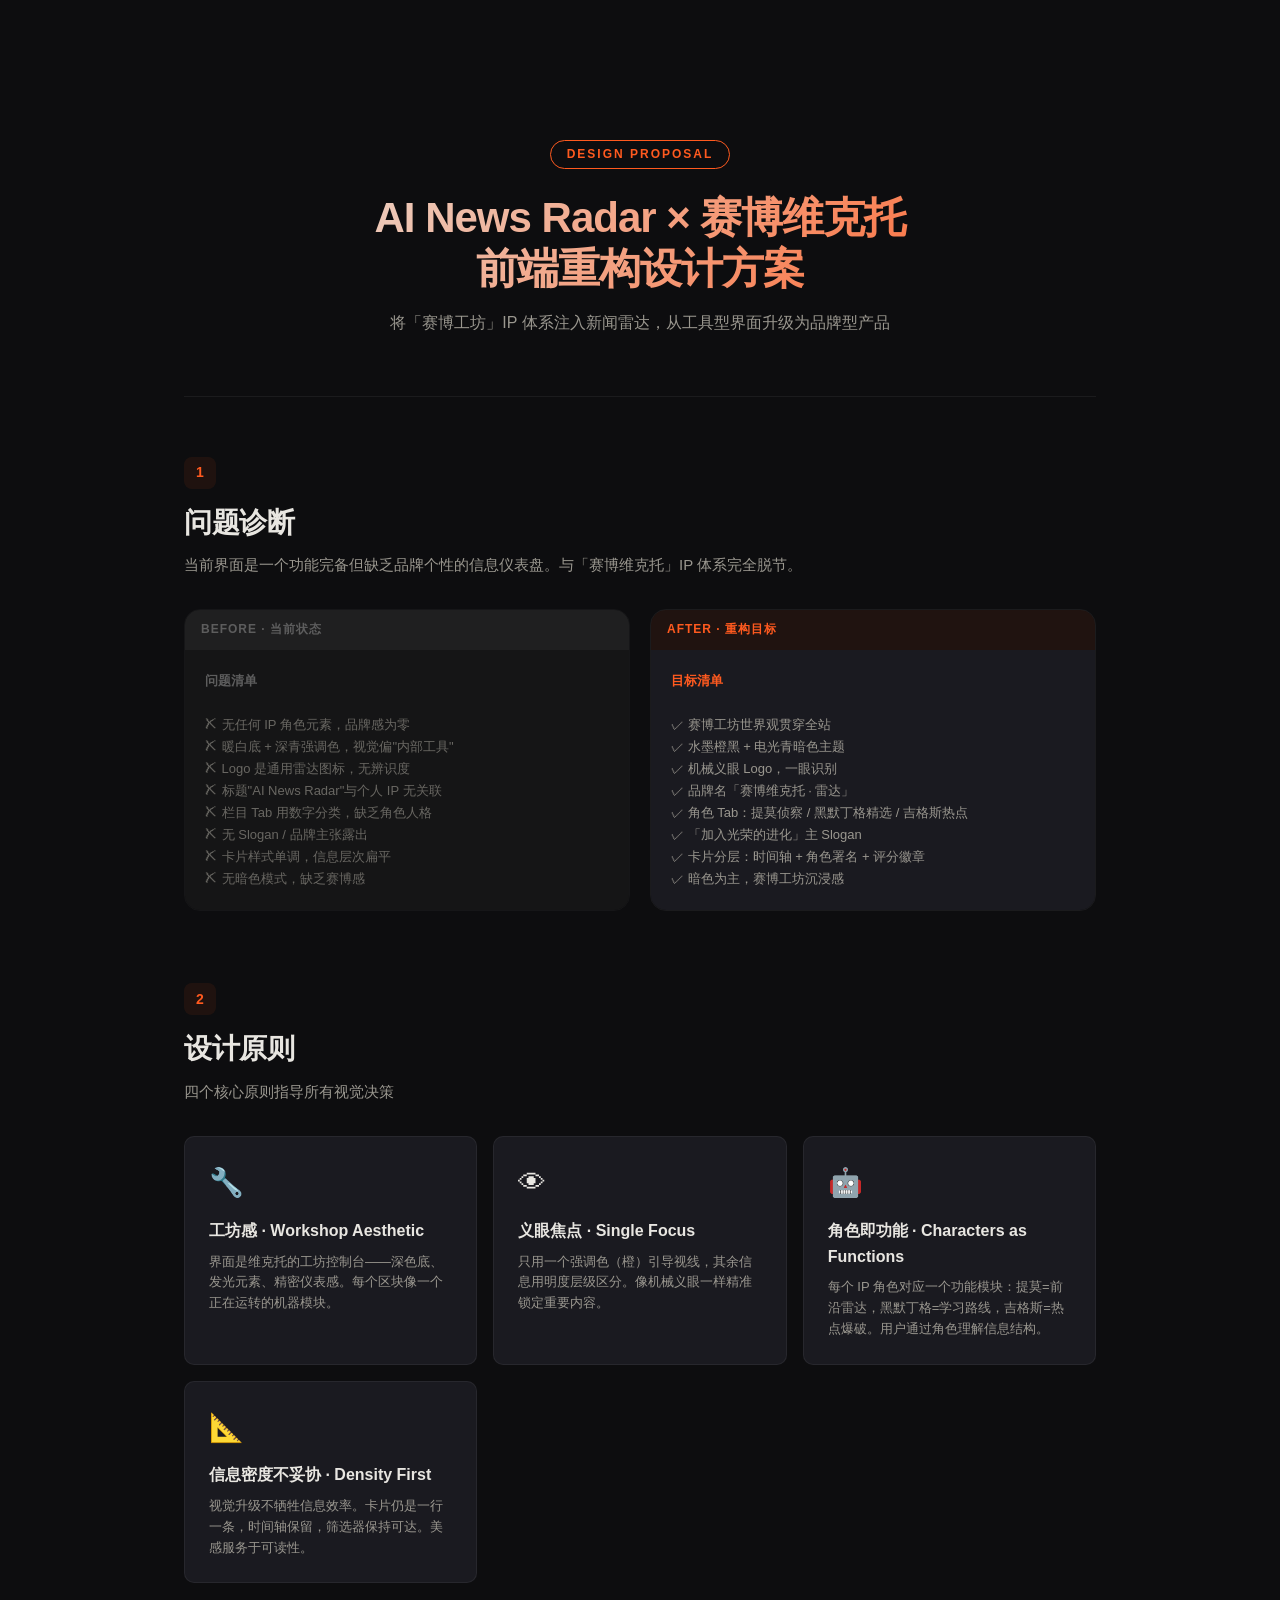
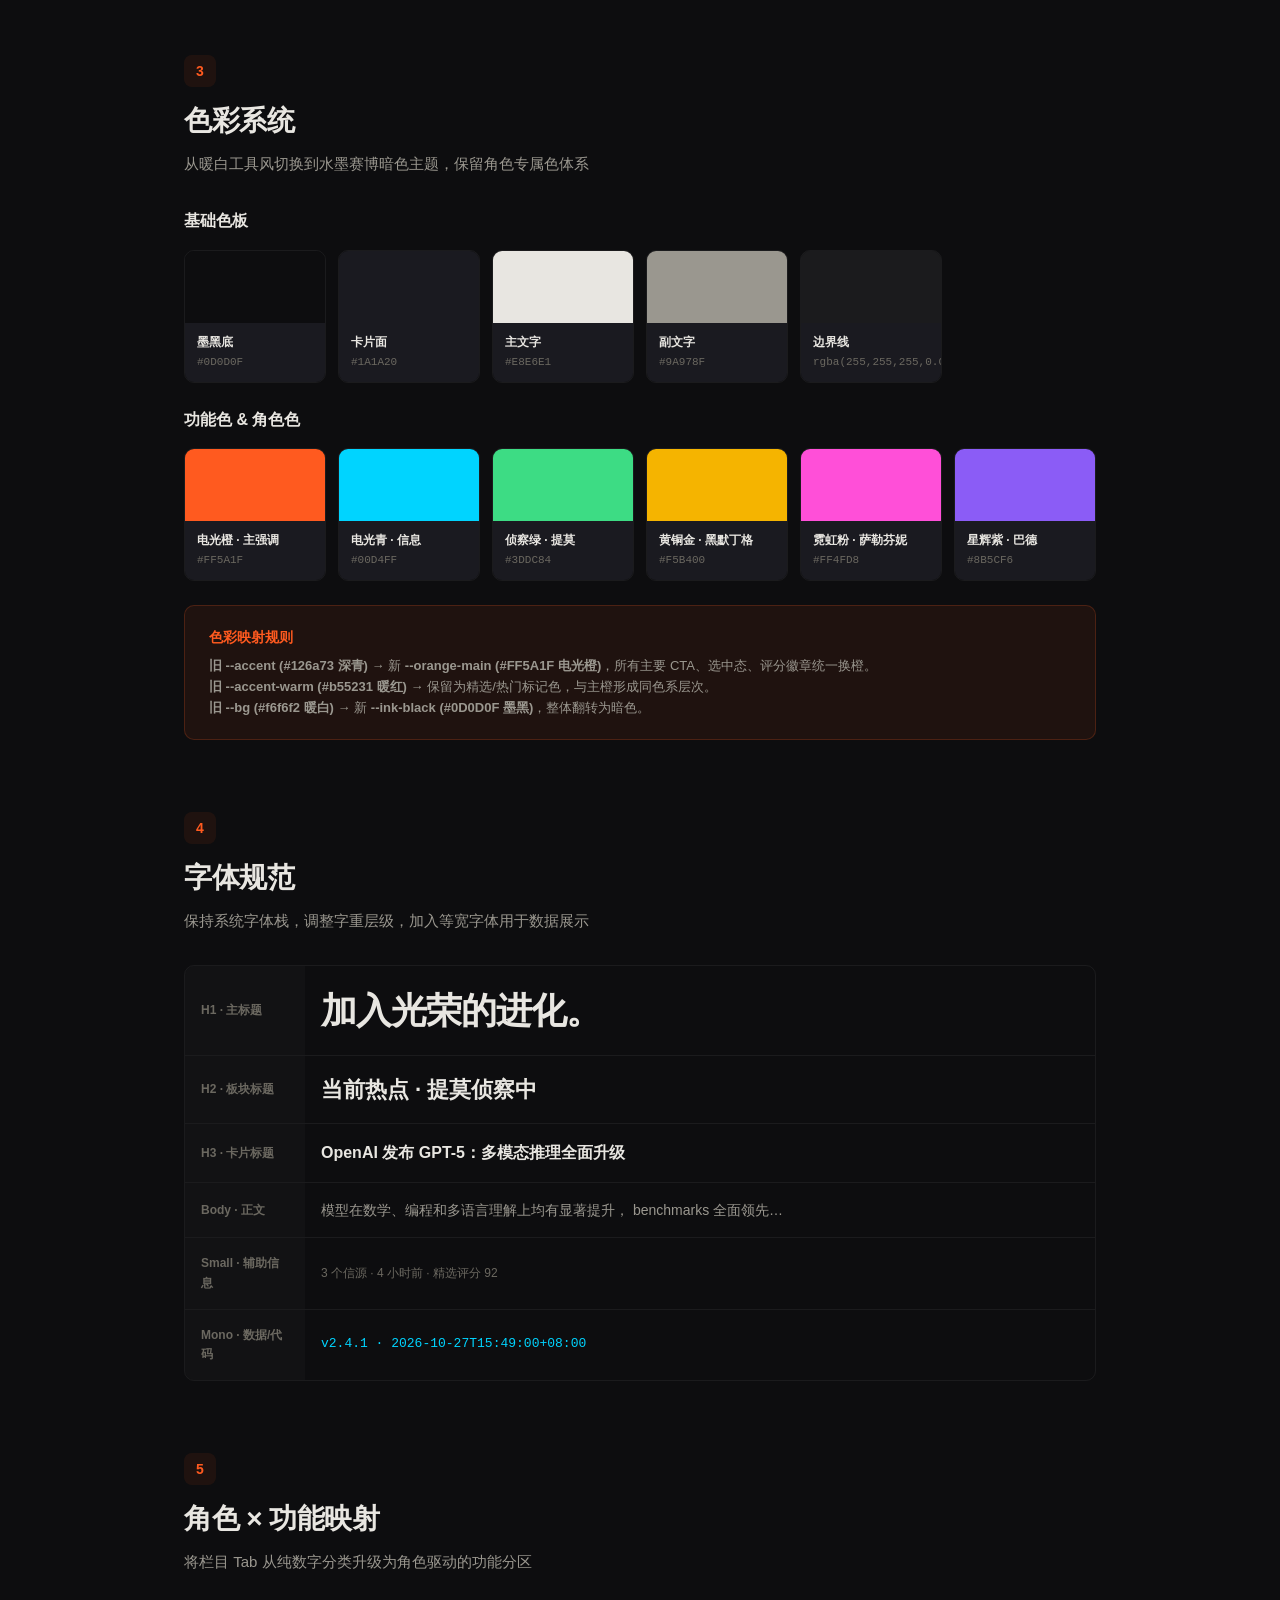
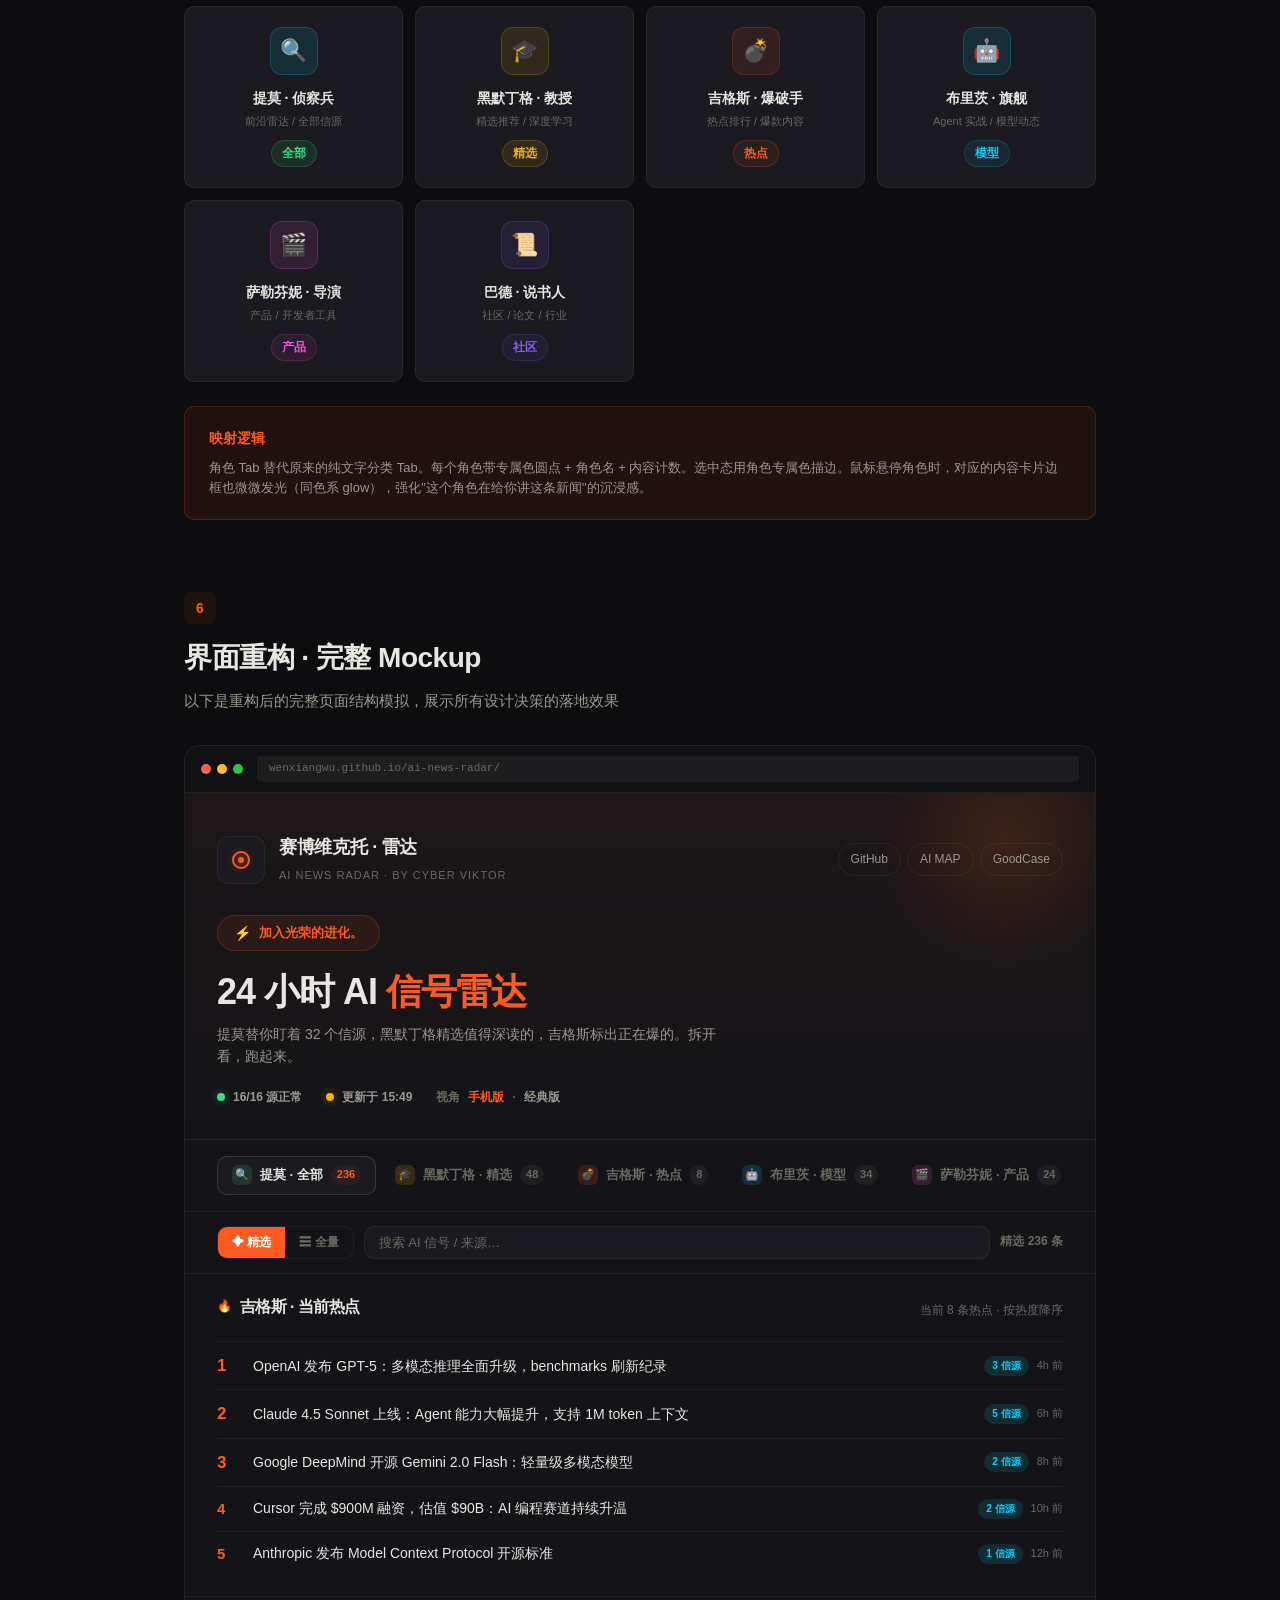
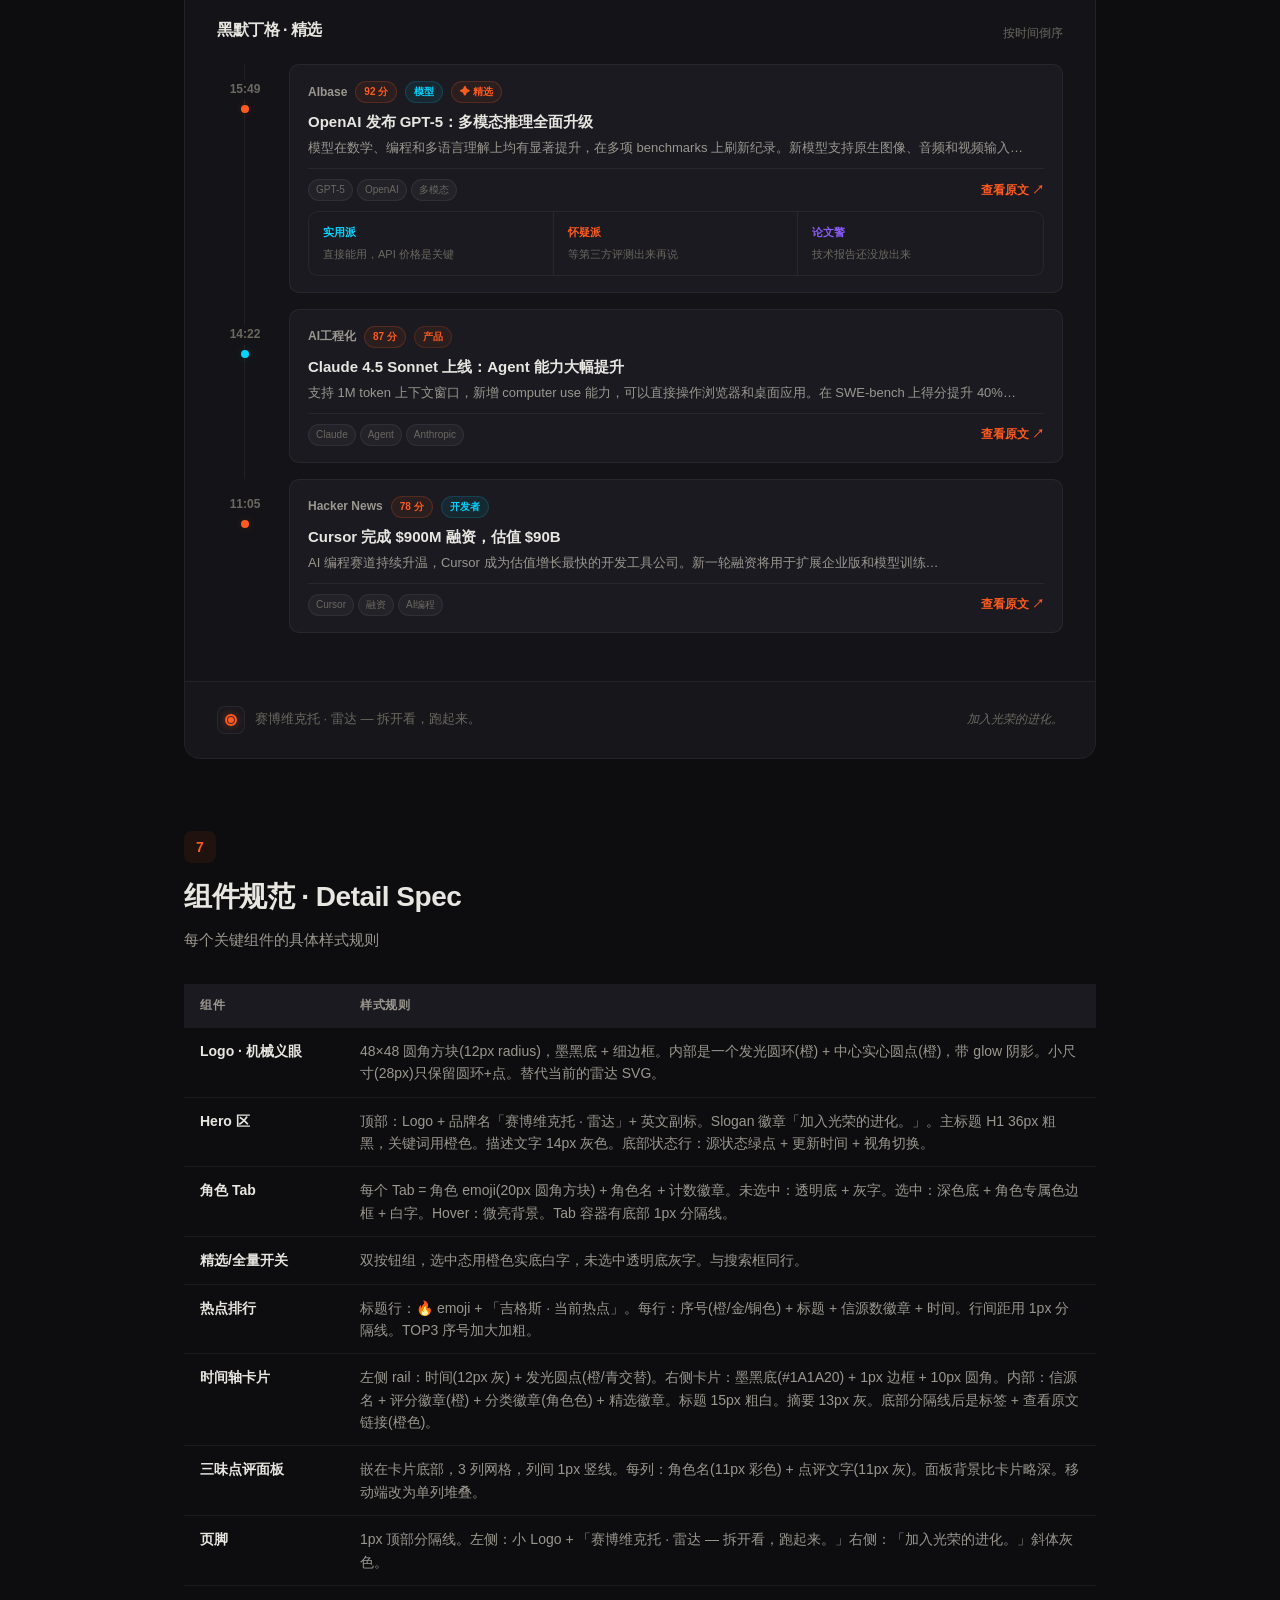
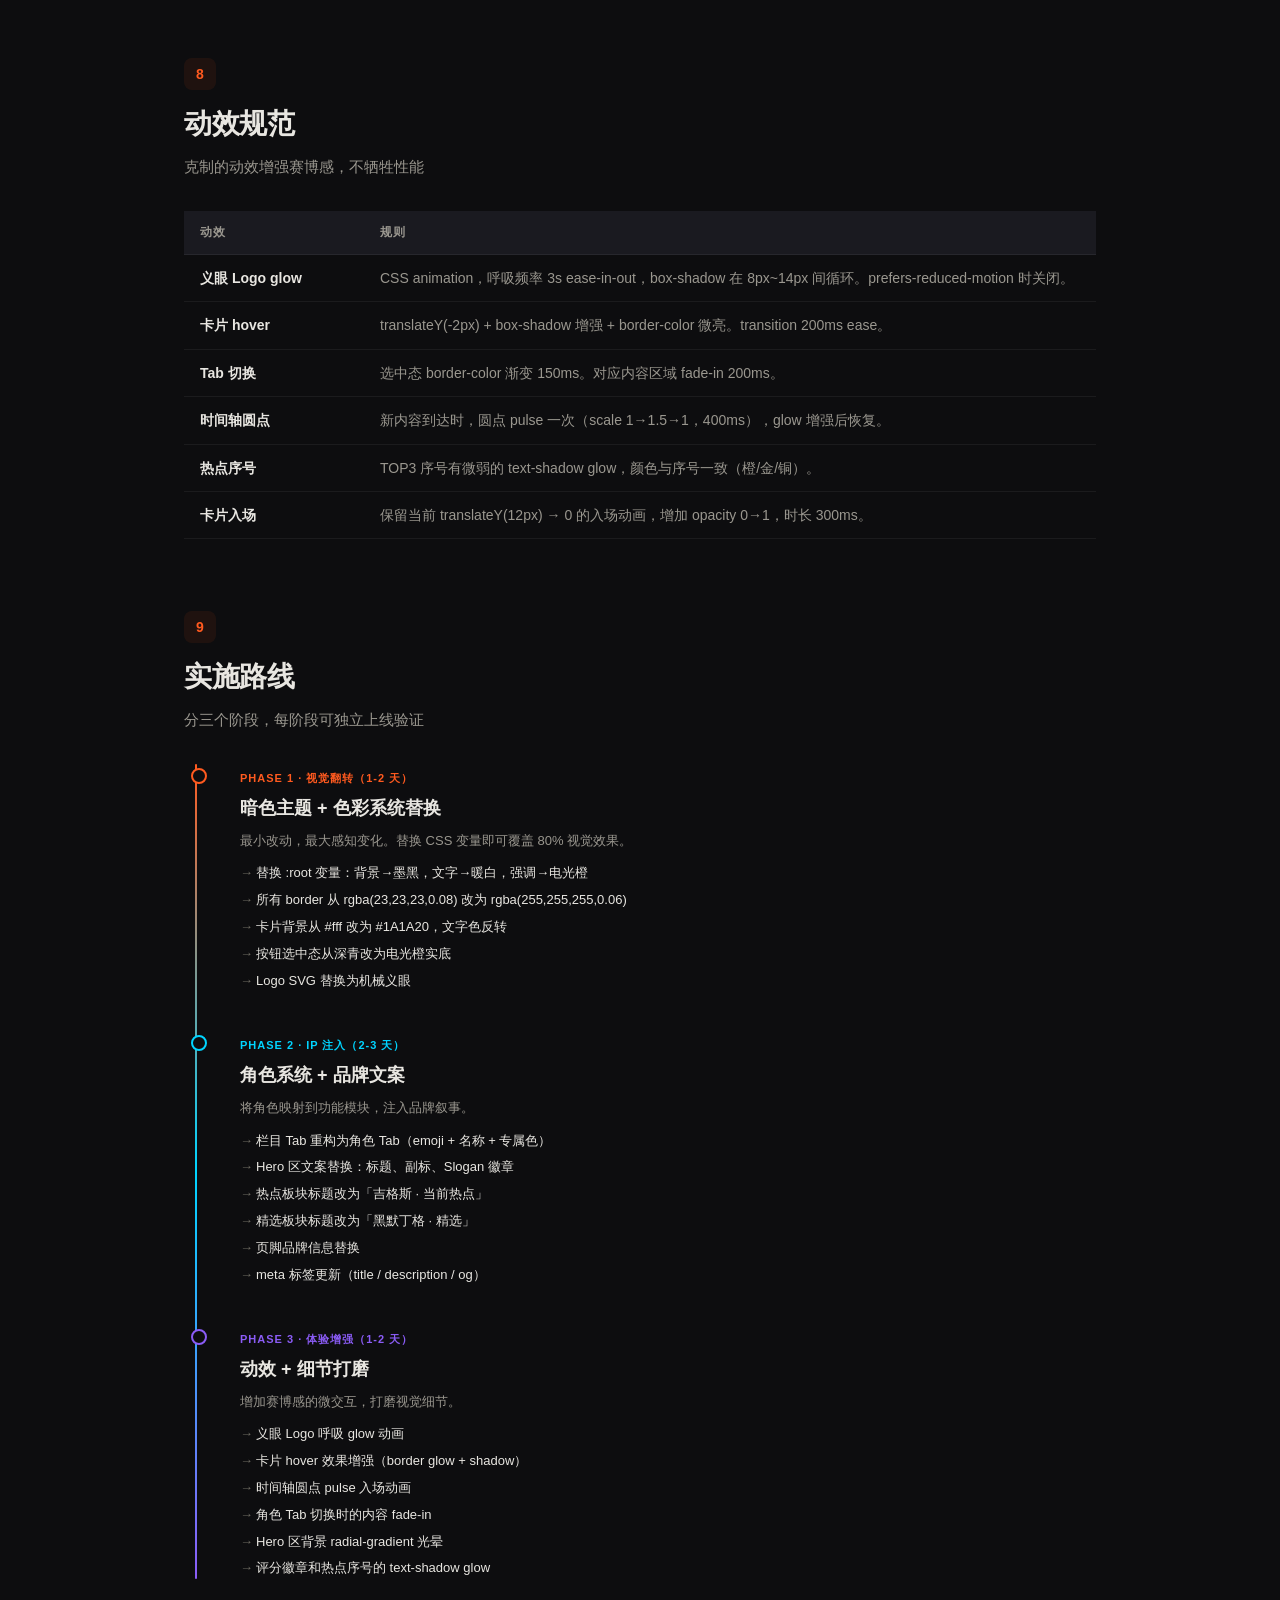
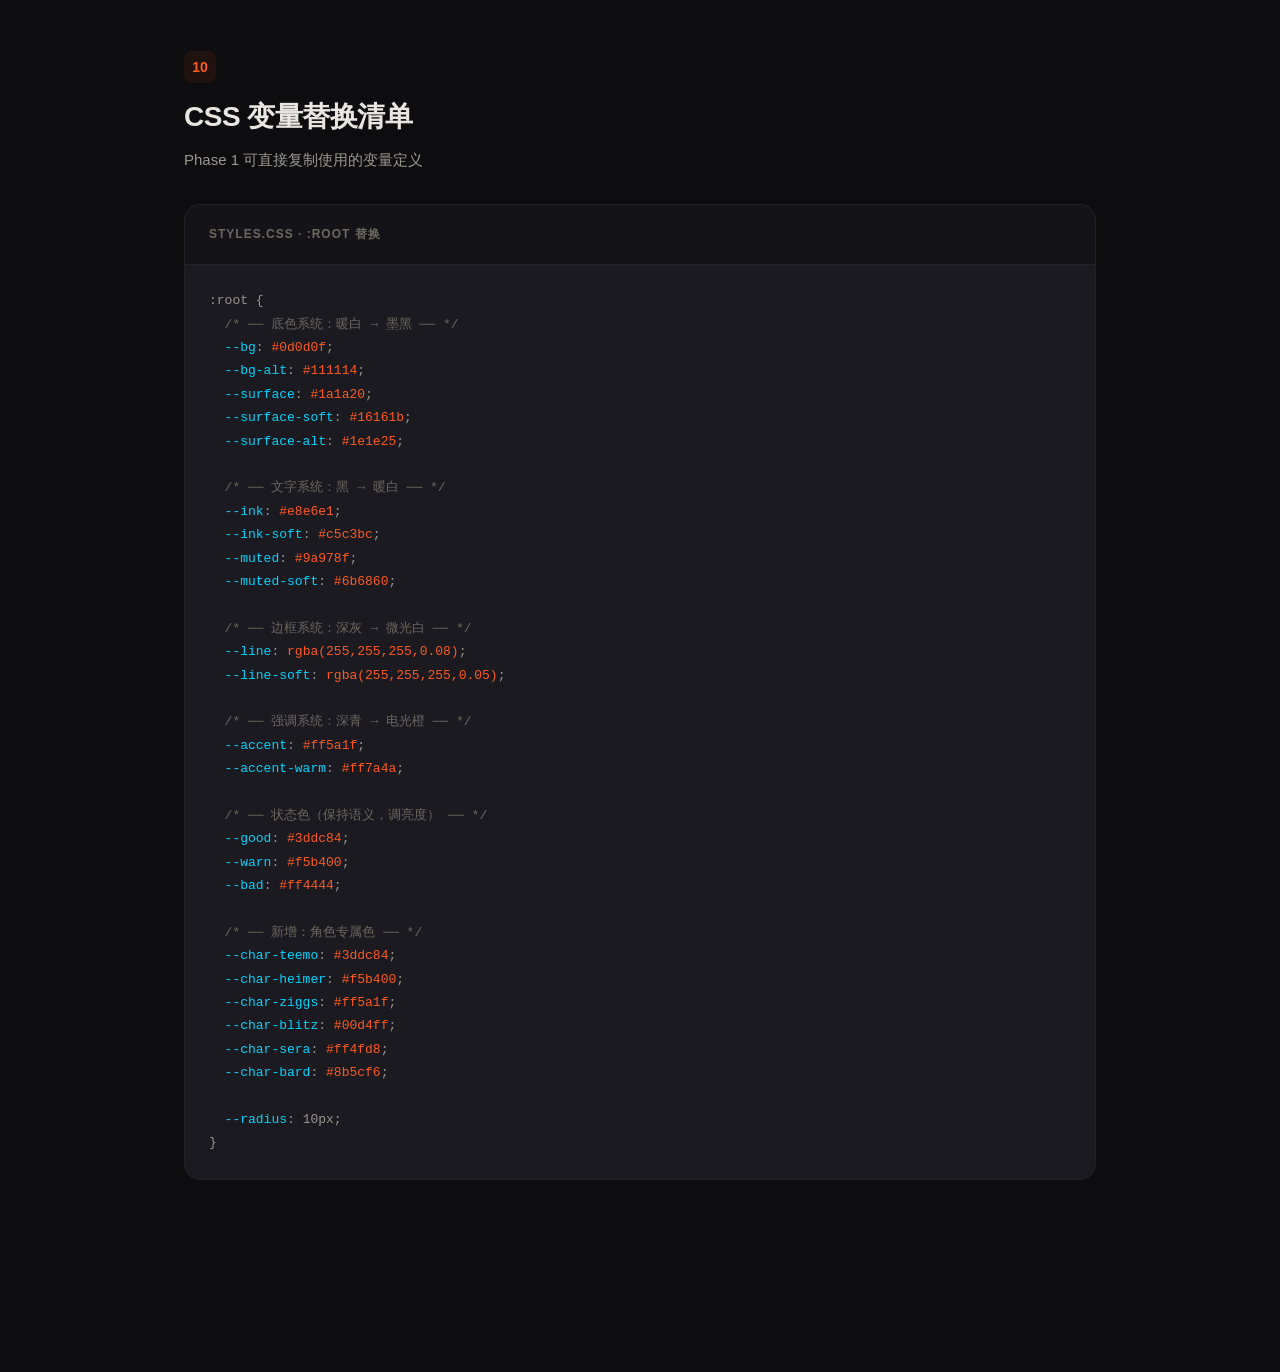
<file: docs/design-proposal.html>
<!DOCTYPE html>
<html lang="zh-CN">
<head>
<meta charset="UTF-8">
<meta name="viewport" content="width=device-width, initial-scale=1.0">
<title>AI News Radar × 赛博维克托 — 前端重构设计方案</title>
<style>
  :root {
    --ink-black: #0d0d0f;
    --ink-deep: #141418;
    --ink-card: #1a1a20;
    --ink-card-hover: #22222a;
    --ink-border: rgba(255,255,255,0.06);
    --ink-border-hover: rgba(255,255,255,0.12);
    --text-primary: #e8e6e1;
    --text-secondary: #9a978f;
    --text-muted: #6b6860;
    --orange-main: #FF5A1F;
    --orange-glow: rgba(255,90,31,0.15);
    --orange-soft: rgba(255,90,31,0.08);
    --cyan-main: #00D4FF;
    --cyan-glow: rgba(0,212,255,0.12);
    --green-main: #3DDC84;
    --gold-main: #F5B400;
    --pink-main: #FF4FD8;
    --purple-main: #8B5CF6;
    --radius: 10px;
    --radius-sm: 6px;
    --radius-lg: 16px;
  }

  * { box-sizing: border-box; margin: 0; padding: 0; }

  body {
    font-family: -apple-system, BlinkMacSystemFont, "Segoe UI", "Noto Sans SC", "Microsoft YaHei", sans-serif;
    background: var(--ink-black);
    color: var(--text-primary);
    line-height: 1.6;
    -webkit-font-smoothing: antialiased;
  }

  .proposal {
    max-width: 960px;
    margin: 0 auto;
    padding: 60px 24px 120px;
  }

  /* ── Proposal Header ── */
  .proposal-header {
    text-align: center;
    padding: 80px 0 60px;
    border-bottom: 1px solid var(--ink-border);
    margin-bottom: 60px;
  }
  .proposal-header .tag {
    display: inline-block;
    border: 1px solid var(--orange-main);
    color: var(--orange-main);
    border-radius: 999px;
    padding: 4px 16px;
    font-size: 12px;
    font-weight: 700;
    letter-spacing: 2px;
    text-transform: uppercase;
    margin-bottom: 24px;
  }
  .proposal-header h1 {
    font-size: 42px;
    font-weight: 900;
    line-height: 1.2;
    letter-spacing: -1px;
    margin-bottom: 16px;
    background: linear-gradient(135deg, var(--text-primary) 0%, var(--orange-main) 100%);
    -webkit-background-clip: text;
    -webkit-text-fill-color: transparent;
    background-clip: text;
  }
  .proposal-header p {
    color: var(--text-secondary);
    font-size: 16px;
    max-width: 600px;
    margin: 0 auto;
  }

  /* ── Section ── */
  .section {
    margin-bottom: 72px;
  }
  .section-number {
    display: inline-flex;
    align-items: center;
    justify-content: center;
    width: 32px;
    height: 32px;
    border-radius: 8px;
    background: var(--orange-soft);
    color: var(--orange-main);
    font-size: 14px;
    font-weight: 800;
    margin-bottom: 12px;
  }
  .section h2 {
    font-size: 28px;
    font-weight: 800;
    letter-spacing: -0.5px;
    margin-bottom: 8px;
    color: var(--text-primary);
  }
  .section .subtitle {
    color: var(--text-secondary);
    font-size: 15px;
    margin-bottom: 32px;
    max-width: 680px;
  }

  /* ── Before/After Compare ── */
  .compare {
    display: grid;
    grid-template-columns: 1fr 1fr;
    gap: 20px;
    margin-bottom: 32px;
  }
  @media (max-width: 700px) { .compare { grid-template-columns: 1fr; } }
  .compare-panel {
    border-radius: var(--radius-lg);
    overflow: hidden;
    border: 1px solid var(--ink-border);
  }
  .compare-panel.before { opacity: 0.65; }
  .compare-label {
    padding: 10px 16px;
    font-size: 12px;
    font-weight: 700;
    letter-spacing: 1px;
    text-transform: uppercase;
  }
  .compare-panel.before .compare-label {
    background: #2a2a2a;
    color: #888;
  }
  .compare-panel.after .compare-label {
    background: var(--orange-soft);
    color: var(--orange-main);
  }
  .compare-content {
    padding: 20px;
    font-size: 13px;
    line-height: 1.7;
    color: var(--text-secondary);
  }
  .compare-panel.before .compare-content { background: #1a1a1a; }
  .compare-panel.after .compare-content { background: var(--ink-card); }

  /* ── Color Palette ── */
  .palette {
    display: grid;
    grid-template-columns: repeat(auto-fill, minmax(140px, 1fr));
    gap: 12px;
    margin-bottom: 24px;
  }
  .swatch {
    border-radius: var(--radius);
    overflow: hidden;
    border: 1px solid var(--ink-border);
  }
  .swatch-color {
    height: 72px;
  }
  .swatch-info {
    padding: 10px 12px;
    background: var(--ink-card);
  }
  .swatch-name {
    font-size: 12px;
    font-weight: 700;
    color: var(--text-primary);
    margin-bottom: 2px;
  }
  .swatch-hex {
    font-size: 11px;
    color: var(--text-muted);
    font-family: "JetBrains Mono", "SF Mono", "Fira Code", monospace;
  }

  /* ── Mockup ── */
  .mockup {
    border-radius: var(--radius-lg);
    overflow: hidden;
    border: 1px solid var(--ink-border);
    background: var(--ink-deep);
    margin-bottom: 24px;
  }
  .mockup-bar {
    display: flex;
    align-items: center;
    gap: 6px;
    padding: 10px 16px;
    background: #111114;
    border-bottom: 1px solid var(--ink-border);
  }
  .mockup-dot {
    width: 10px;
    height: 10px;
    border-radius: 50%;
    background: #333;
  }
  .mockup-dot:nth-child(1) { background: #ff5f57; }
  .mockup-dot:nth-child(2) { background: #febc2e; }
  .mockup-dot:nth-child(3) { background: #28c840; }
  .mockup-url {
    flex: 1;
    margin-left: 8px;
    border-radius: 4px;
    background: rgba(255,255,255,0.05);
    padding: 4px 12px;
    font-size: 11px;
    color: var(--text-muted);
    font-family: monospace;
  }
  .mockup-body {
    padding: 0;
  }

  /* ── Hero Mockup ── */
  .m-hero {
    position: relative;
    padding: 40px 32px 32px;
    background: linear-gradient(180deg, rgba(255,90,31,0.04) 0%, transparent 100%);
    border-bottom: 1px solid var(--ink-border);
    overflow: hidden;
  }
  .m-hero::before {
    content: "";
    position: absolute;
    top: -80px;
    right: -40px;
    width: 260px;
    height: 260px;
    border-radius: 50%;
    background: radial-gradient(circle, var(--orange-glow) 0%, transparent 70%);
    pointer-events: none;
  }
  .m-hero-top {
    display: flex;
    align-items: center;
    justify-content: space-between;
    margin-bottom: 28px;
    position: relative;
    z-index: 1;
  }
  .m-brand {
    display: flex;
    align-items: center;
    gap: 14px;
  }
  .m-logo {
    width: 48px;
    height: 48px;
    border-radius: 12px;
    background: var(--ink-card);
    border: 1px solid var(--ink-border);
    display: flex;
    align-items: center;
    justify-content: center;
    position: relative;
    overflow: hidden;
  }
  .m-logo-eye {
    width: 18px;
    height: 18px;
    border-radius: 50%;
    border: 2.5px solid var(--orange-main);
    position: relative;
    box-shadow: 0 0 12px var(--orange-glow), inset 0 0 6px var(--orange-glow);
  }
  .m-logo-eye::after {
    content: "";
    position: absolute;
    top: 50%;
    left: 50%;
    width: 6px;
    height: 6px;
    border-radius: 50%;
    background: var(--orange-main);
    transform: translate(-50%, -50%);
    box-shadow: 0 0 8px var(--orange-main);
  }
  .m-brand-text h3 {
    font-size: 18px;
    font-weight: 800;
    color: var(--text-primary);
    letter-spacing: -0.3px;
  }
  .m-brand-text span {
    font-size: 11px;
    color: var(--text-muted);
    letter-spacing: 1px;
  }
  .m-nav {
    display: flex;
    gap: 6px;
  }
  .m-nav a {
    font-size: 12px;
    color: var(--text-secondary);
    text-decoration: none;
    padding: 6px 12px;
    border-radius: 999px;
    border: 1px solid var(--ink-border);
    transition: all 0.2s;
  }
  .m-nav a:hover { border-color: var(--orange-main); color: var(--orange-main); }

  .m-headline {
    position: relative;
    z-index: 1;
    margin-bottom: 20px;
  }
  .m-headline h1 {
    font-size: 36px;
    font-weight: 900;
    letter-spacing: -1px;
    line-height: 1.15;
    margin-bottom: 10px;
  }
  .m-headline h1 .accent { color: var(--orange-main); }
  .m-headline p {
    color: var(--text-secondary);
    font-size: 14px;
    max-width: 520px;
  }

  .m-slogan {
    display: inline-flex;
    align-items: center;
    gap: 8px;
    border: 1px solid rgba(255,90,31,0.2);
    border-radius: 999px;
    padding: 6px 16px;
    font-size: 13px;
    color: var(--orange-main);
    background: var(--orange-soft);
    font-weight: 600;
    margin-bottom: 20px;
  }
  .m-slogan::before {
    content: "⚡";
    font-size: 14px;
  }

  .m-stats {
    display: flex;
    gap: 24px;
    position: relative;
    z-index: 1;
  }
  .m-stat {
    display: flex;
    align-items: center;
    gap: 8px;
  }
  .m-stat-dot {
    width: 8px;
    height: 8px;
    border-radius: 50%;
    background: var(--green-main);
    box-shadow: 0 0 8px rgba(61,220,132,0.4);
  }
  .m-stat-dot.warn { background: var(--gold-main); box-shadow: 0 0 8px rgba(245,180,0,0.4); }
  .m-stat span {
    font-size: 12px;
    color: var(--text-secondary);
    font-weight: 600;
  }

  /* ── Character Tabs Mockup ── */
  .m-tabs {
    display: flex;
    gap: 4px;
    padding: 16px 32px;
    border-bottom: 1px solid var(--ink-border);
    overflow-x: auto;
  }
  .m-tab {
    display: inline-flex;
    align-items: center;
    gap: 8px;
    padding: 8px 14px;
    border-radius: var(--radius);
    font-size: 13px;
    font-weight: 600;
    color: var(--text-muted);
    background: transparent;
    border: 1px solid transparent;
    white-space: nowrap;
    cursor: pointer;
    transition: all 0.2s;
  }
  .m-tab:hover { color: var(--text-secondary); background: rgba(255,255,255,0.03); }
  .m-tab.active {
    color: var(--text-primary);
    background: var(--ink-card);
    border-color: var(--ink-border-hover);
  }
  .m-tab .char-dot {
    width: 20px;
    height: 20px;
    border-radius: 6px;
    display: flex;
    align-items: center;
    justify-content: center;
    font-size: 11px;
  }
  .m-tab .count {
    font-size: 11px;
    padding: 1px 6px;
    border-radius: 999px;
    background: rgba(255,255,255,0.05);
    color: var(--text-muted);
  }
  .m-tab.active .count { background: var(--orange-soft); color: var(--orange-main); }

  /* ── Filter Bar Mockup ── */
  .m-filters {
    display: flex;
    align-items: center;
    gap: 10px;
    padding: 14px 32px;
    border-bottom: 1px solid var(--ink-border);
  }
  .m-mode-switch {
    display: flex;
    border: 1px solid var(--ink-border);
    border-radius: var(--radius);
    overflow: hidden;
  }
  .m-mode-btn {
    padding: 7px 14px;
    font-size: 12px;
    font-weight: 700;
    color: var(--text-muted);
    background: transparent;
    border: none;
    cursor: pointer;
  }
  .m-mode-btn.active {
    background: var(--orange-main);
    color: #fff;
  }
  .m-search {
    flex: 1;
    border: 1px solid var(--ink-border);
    border-radius: var(--radius);
    padding: 8px 14px;
    background: var(--ink-card);
    color: var(--text-secondary);
    font-size: 13px;
    outline: none;
  }
  .m-search::placeholder { color: var(--text-muted); }
  .m-result-count {
    font-size: 12px;
    color: var(--text-muted);
    white-space: nowrap;
    font-weight: 600;
  }

  /* ── Hot Board Mockup ── */
  .m-hot {
    padding: 20px 32px;
    border-bottom: 1px solid var(--ink-border);
  }
  .m-section-head {
    display: flex;
    align-items: center;
    justify-content: space-between;
    margin-bottom: 14px;
  }
  .m-section-head h2 {
    font-size: 16px;
    font-weight: 800;
    color: var(--text-primary);
    display: flex;
    align-items: center;
    gap: 8px;
  }
  .m-section-head h2 .fire { color: var(--orange-main); }
  .m-section-head span {
    font-size: 12px;
    color: var(--text-muted);
  }
  .m-hot-list {
    display: grid;
    gap: 0;
  }
  .m-hot-row {
    display: flex;
    align-items: center;
    gap: 12px;
    padding: 10px 0;
    border-top: 1px solid var(--ink-border);
  }
  .m-hot-rank {
    font-size: 15px;
    font-weight: 900;
    color: var(--orange-main);
    min-width: 24px;
    font-variant-numeric: tabular-nums;
  }
  .m-hot-rank.top { font-size: 17px; }
  .m-hot-title {
    flex: 1;
    font-size: 14px;
    color: var(--text-primary);
    text-decoration: none;
    overflow: hidden;
    text-overflow: ellipsis;
    white-space: nowrap;
  }
  .m-hot-meta {
    font-size: 11px;
    color: var(--text-muted);
    white-space: nowrap;
    display: flex;
    align-items: center;
    gap: 8px;
  }
  .m-hot-source {
    padding: 2px 8px;
    border-radius: 999px;
    background: var(--cyan-glow);
    color: var(--cyan-main);
    font-size: 10px;
    font-weight: 700;
  }

  /* ── Timeline Cards Mockup ── */
  .m-timeline {
    padding: 20px 32px 32px;
  }
  .m-timeline-item {
    display: grid;
    grid-template-columns: 56px 1fr;
    gap: 0 16px;
    position: relative;
    padding-bottom: 16px;
  }
  .m-timeline-item::before {
    content: "";
    position: absolute;
    left: 27px;
    top: 0;
    bottom: 0;
    width: 1px;
    background: var(--ink-border);
  }
  .m-timeline-item:last-child::before { display: none; }
  .m-tl-rail {
    display: flex;
    flex-direction: column;
    align-items: center;
    padding-top: 16px;
    position: relative;
  }
  .m-tl-time {
    font-size: 12px;
    color: var(--text-muted);
    font-variant-numeric: tabular-nums;
    font-weight: 600;
    position: relative;
    z-index: 1;
    background: var(--ink-deep);
    padding: 0 4px;
  }
  .m-tl-dot {
    width: 8px;
    height: 8px;
    border-radius: 50%;
    background: var(--orange-main);
    margin-top: 6px;
    position: relative;
    z-index: 1;
    box-shadow: 0 0 10px var(--orange-glow);
  }
  .m-tl-dot.cyan { background: var(--cyan-main); box-shadow: 0 0 10px var(--cyan-glow); }

  .m-card {
    border: 1px solid var(--ink-border);
    border-radius: var(--radius);
    padding: 16px 18px;
    background: var(--ink-card);
    transition: all 0.2s;
  }
  .m-card:hover {
    border-color: var(--ink-border-hover);
    background: var(--ink-card-hover);
    transform: translateY(-1px);
    box-shadow: 0 4px 20px rgba(0,0,0,0.3);
  }
  .m-card-meta {
    display: flex;
    align-items: center;
    gap: 8px;
    margin-bottom: 8px;
    flex-wrap: wrap;
  }
  .m-card-source {
    font-size: 12px;
    font-weight: 700;
    color: var(--text-secondary);
  }
  .m-card-badge {
    font-size: 10px;
    font-weight: 700;
    padding: 2px 8px;
    border-radius: 999px;
  }
  .m-card-badge.score {
    background: var(--orange-soft);
    color: var(--orange-main);
    border: 1px solid rgba(255,90,31,0.2);
  }
  .m-card-badge.cat {
    background: rgba(0,212,255,0.08);
    color: var(--cyan-main);
    border: 1px solid rgba(0,212,255,0.15);
  }
  .m-card-badge.curated {
    background: rgba(255,90,31,0.08);
    color: var(--orange-main);
    border: 1px solid rgba(255,90,31,0.2);
  }
  .m-card h3 {
    font-size: 15px;
    font-weight: 700;
    color: var(--text-primary);
    line-height: 1.4;
    margin-bottom: 6px;
  }
  .m-card p {
    font-size: 13px;
    color: var(--text-secondary);
    line-height: 1.55;
  }
  .m-card-footer {
    display: flex;
    align-items: center;
    justify-content: space-between;
    margin-top: 10px;
    padding-top: 10px;
    border-top: 1px solid var(--ink-border);
  }
  .m-card-tags {
    display: flex;
    gap: 4px;
  }
  .m-card-tag {
    font-size: 10px;
    padding: 2px 7px;
    border-radius: 999px;
    background: rgba(255,255,255,0.04);
    color: var(--text-muted);
    border: 1px solid var(--ink-border);
  }
  .m-card-link {
    font-size: 12px;
    color: var(--orange-main);
    text-decoration: none;
    font-weight: 700;
  }
  .m-card-link:hover { text-decoration: underline; }

  /* ── Character Panel ── */
  .m-persona {
    display: grid;
    grid-template-columns: repeat(3, 1fr);
    gap: 0;
    margin-top: 10px;
    border: 1px solid var(--ink-border);
    border-radius: var(--radius);
    overflow: hidden;
  }
  .m-persona-col {
    padding: 12px 14px;
    border-right: 1px solid var(--ink-border);
  }
  .m-persona-col:last-child { border-right: none; }
  .m-persona-name {
    font-size: 11px;
    font-weight: 700;
    margin-bottom: 4px;
  }
  .m-persona-name.pragmatic { color: var(--cyan-main); }
  .m-persona-name.cynic { color: var(--orange-main); }
  .m-persona-name.police { color: var(--purple-main); }
  .m-persona-text {
    font-size: 11px;
    color: var(--text-muted);
    line-height: 1.5;
  }

  /* ── Footer Mockup ── */
  .m-footer {
    padding: 24px 32px;
    border-top: 1px solid var(--ink-border);
    display: flex;
    align-items: center;
    justify-content: space-between;
    background: rgba(255,255,255,0.01);
  }
  .m-footer-brand {
    display: flex;
    align-items: center;
    gap: 10px;
    font-size: 13px;
    color: var(--text-muted);
  }
  .m-footer-slogan {
    font-size: 12px;
    color: var(--text-muted);
    font-style: italic;
  }

  /* ── Spec Table ── */
  .spec-table {
    width: 100%;
    border-collapse: collapse;
    margin-bottom: 24px;
    font-size: 14px;
  }
  .spec-table th {
    text-align: left;
    padding: 12px 16px;
    background: var(--ink-card);
    color: var(--text-secondary);
    font-weight: 700;
    font-size: 12px;
    letter-spacing: 0.5px;
    text-transform: uppercase;
    border-bottom: 1px solid var(--ink-border);
  }
  .spec-table td {
    padding: 12px 16px;
    border-bottom: 1px solid var(--ink-border);
    color: var(--text-secondary);
    vertical-align: top;
  }
  .spec-table tr:hover td { background: rgba(255,255,255,0.02); }
  .spec-table .label { color: var(--text-primary); font-weight: 600; }

  /* ── Principle Cards ── */
  .principles {
    display: grid;
    grid-template-columns: repeat(auto-fill, minmax(280px, 1fr));
    gap: 16px;
    margin-bottom: 24px;
  }
  .principle-card {
    border: 1px solid var(--ink-border);
    border-radius: var(--radius);
    padding: 24px;
    background: var(--ink-card);
    transition: border-color 0.2s;
  }
  .principle-card:hover { border-color: var(--ink-border-hover); }
  .principle-icon {
    font-size: 28px;
    margin-bottom: 12px;
  }
  .principle-card h3 {
    font-size: 16px;
    font-weight: 700;
    color: var(--text-primary);
    margin-bottom: 8px;
  }
  .principle-card p {
    font-size: 13px;
    color: var(--text-secondary);
    line-height: 1.6;
  }

  /* ── Phase Timeline ── */
  .phase-timeline {
    position: relative;
    padding-left: 32px;
  }
  .phase-timeline::before {
    content: "";
    position: absolute;
    left: 11px;
    top: 0;
    bottom: 0;
    width: 2px;
    background: linear-gradient(180deg, var(--orange-main) 0%, var(--cyan-main) 50%, var(--purple-main) 100%);
    border-radius: 2px;
  }
  .phase {
    position: relative;
    padding: 0 0 40px 24px;
  }
  .phase:last-child { padding-bottom: 0; }
  .phase::before {
    content: "";
    position: absolute;
    left: -25px;
    top: 4px;
    width: 12px;
    height: 12px;
    border-radius: 50%;
    border: 2px solid var(--orange-main);
    background: var(--ink-black);
  }
  .phase:nth-child(2)::before { border-color: var(--cyan-main); }
  .phase:nth-child(3)::before { border-color: var(--purple-main); }
  .phase-tag {
    display: inline-block;
    font-size: 11px;
    font-weight: 700;
    letter-spacing: 1px;
    text-transform: uppercase;
    color: var(--orange-main);
    margin-bottom: 6px;
  }
  .phase:nth-child(2) .phase-tag { color: var(--cyan-main); }
  .phase:nth-child(3) .phase-tag { color: var(--purple-main); }
  .phase h3 {
    font-size: 18px;
    font-weight: 800;
    color: var(--text-primary);
    margin-bottom: 8px;
  }
  .phase p {
    font-size: 13px;
    color: var(--text-secondary);
    line-height: 1.6;
    margin-bottom: 12px;
  }
  .phase-items {
    display: grid;
    gap: 6px;
  }
  .phase-item {
    font-size: 13px;
   -
    color: var(--text-secondary);
    padding-left: 16px;
    position: relative;
  }
  .phase-item::before {
    content: "→";
    position: absolute;
    left: 0;
    color: var(--text-muted);
  }

  /* ── Callout ── */
  .callout {
    border: 1px solid rgba(255,90,31,0.2);
    border-radius: var(--radius);
    padding: 20px 24px;
    background: var(--orange-soft);
    margin-bottom: 24px;
  }
  .callout h4 {
    font-size: 14px;
    font-weight: 700;
    color: var(--orange-main);
    margin-bottom: 8px;
  }
  .callout p {
    font-size: 13px;
    color: var(--text-secondary);
    line-height: 1.6;
  }

  /* ── Character Grid ── */
  .char-grid {
    display: grid;
    grid-template-columns: repeat(auto-fill, minmax(200px, 1fr));
    gap: 12px;
    margin-bottom: 24px;
  }
  .char-card {
    border: 1px solid var(--ink-border);
    border-radius: var(--radius);
    padding: 20px;
    background: var(--ink-card);
    text-align: center;
    transition: all 0.2s;
  }
  .char-card:hover {
    border-color: var(--ink-border-hover);
    transform: translateY(-2px);
  }
  .char-avatar {
    width: 48px;
    height: 48px;
    border-radius: 12px;
    margin: 0 auto 12px;
    display: flex;
    align-items: center;
    justify-content: center;
    font-size: 22px;
  }
  .char-card h4 {
    font-size: 14px;
    font-weight: 700;
    color: var(--text-primary);
    margin-bottom: 4px;
  }
  .char-card .role {
    font-size: 11px;
    color: var(--text-muted);
    margin-bottom: 8px;
  }
  .char-card .section-name {
    font-size: 12px;
    font-weight: 600;
    padding: 3px 10px;
    border-radius: 999px;
    display: inline-block;
  }

  /* ── Typography Spec ── */
  .type-spec {
    border: 1px solid var(--ink-border);
    border-radius: var(--radius);
    overflow: hidden;
    margin-bottom: 24px;
  }
  .type-row {
    display: grid;
    grid-template-columns: 120px 1fr;
    border-bottom: 1px solid var(--ink-border);
  }
  .type-row:last-child { border-bottom: none; }
  .type-label {
    padding: 16px;
    background: rgba(255,255,255,0.02);
    font-size: 12px;
    font-weight: 700;
    color: var(--text-muted);
    display: flex;
    align-items: center;
  }
  .type-sample {
    padding: 16px;
    display: flex;
    align-items: center;
  }
  .type-sample .t-h1 { font-size: 36px; font-weight: 900; color: var(--text-primary); letter-spacing: -1px; }
  .type-sample .t-h2 { font-size: 22px; font-weight: 800; color: var(--text-primary); }
  .type-sample .t-h3 { font-size: 16px; font-weight: 700; color: var(--text-primary); }
  .type-sample .t-body { font-size: 14px; color: var(--text-secondary); }
  .type-sample .t-small { font-size: 12px; color: var(--text-muted); }
  .type-sample .t-mono { font-size: 13px; color: var(--cyan-main); font-family: "JetBrains Mono", monospace; }

  /* ── Divider ── */
  .divider {
    height: 1px;
    background: var(--ink-border);
    margin: 60px 0;
  }

  /* ── Responsive ── */
  @media (max-width: 700px) {
    .proposal-header h1 { font-size: 28px; }
    .m-hero { padding: 24px 16px; }
    .m-headline h1 { font-size: 24px; }
    .m-tabs, .m-filters, .m-hot, .m-timeline, .m-footer { padding-left: 16px; padding-right: 16px; }
    .m-persona { grid-template-columns: 1fr; }
    .m-persona-col { border-right: none; border-bottom: 1px solid var(--ink-border); }
    .m-nav { display: none; }
    .m-stats { flex-wrap: wrap; gap: 12px; }
  }
</style>
</head>
<body>
<div class="proposal">

  <!-- ═══════════ Header ═══════════ -->
  <header class="proposal-header">
    <div class="tag">Design Proposal</div>
    <h1>AI News Radar × 赛博维克托<br>前端重构设计方案</h1>
    <p>将「赛博工坊」IP 体系注入新闻雷达，从工具型界面升级为品牌型产品</p>
  </header>

  <!-- ═══════════ 1. 问题诊断 ═══════════ -->
  <section class="section">
    <div class="section-number">1</div>
    <h2>问题诊断</h2>
    <p class="subtitle">当前界面是一个功能完备但缺乏品牌个性的信息仪表盘。与「赛博维克托」IP 体系完全脱节。</p>

    <div class="compare">
      <div class="compare-panel before">
        <div class="compare-label">Before · 当前状态</div>
        <div class="compare-content">
          <strong style="color:#888">问题清单</strong><br><br>
          ✗ 无任何 IP 角色元素，品牌感为零<br>
          ✗ 暖白底 + 深青强调色，视觉偏"内部工具"<br>
          ✗ Logo 是通用雷达图标，无辨识度<br>
          ✗ 标题"AI News Radar"与个人 IP 无关联<br>
          ✗ 栏目 Tab 用数字分类，缺乏角色人格<br>
          ✗ 无 Slogan / 品牌主张露出<br>
          ✗ 卡片样式单调，信息层次扁平<br>
          ✗ 无暗色模式，缺乏赛博感
        </div>
      </div>
      <div class="compare-panel after">
        <div class="compare-label">After · 重构目标</div>
        <div class="compare-content">
          <strong style="color:var(--orange-main)">目标清单</strong><br><br>
          ✓ 赛博工坊世界观贯穿全站<br>
          ✓ 水墨橙黑 + 电光青暗色主题<br>
          ✓ 机械义眼 Logo，一眼识别<br>
          ✓ 品牌名「赛博维克托 · 雷达」<br>
          ✓ 角色 Tab：提莫侦察 / 黑默丁格精选 / 吉格斯热点<br>
          ✓ 「加入光荣的进化」主 Slogan<br>
          ✓ 卡片分层：时间轴 + 角色署名 + 评分徽章<br>
          ✓ 暗色为主，赛博工坊沉浸感
        </div>
      </div>
    </div>
  </section>

  <!-- ═══════════ 2. 设计原则 ═══════════ -->
  <section class="section">
    <div class="section-number">2</div>
    <h2>设计原则</h2>
    <p class="subtitle">四个核心原则指导所有视觉决策</p>

    <div class="principles">
      <div class="principle-card">
        <div class="principle-icon">🔧</div>
        <h3>工坊感 · Workshop Aesthetic</h3>
        <p>界面是维克托的工坊控制台——深色底、发光元素、精密仪表感。每个区块像一个正在运转的机器模块。</p>
      </div>
      <div class="principle-card">
        <div class="principle-icon">👁</div>
        <h3>义眼焦点 · Single Focus</h3>
        <p>只用一个强调色（橙）引导视线，其余信息用明度层级区分。像机械义眼一样精准锁定重要内容。</p>
      </div>
      <div class="principle-card">
        <div class="principle-icon">🤖</div>
        <h3>角色即功能 · Characters as Functions</h3>
        <p>每个 IP 角色对应一个功能模块：提莫=前沿雷达，黑默丁格=学习路线，吉格斯=热点爆破。用户通过角色理解信息结构。</p>
      </div>
      <div class="principle-card">
        <div class="principle-icon">📐</div>
        <h3>信息密度不妥协 · Density First</h3>
        <p>视觉升级不牺牲信息效率。卡片仍是一行一条，时间轴保留，筛选器保持可达。美感服务于可读性。</p>
      </div>
    </div>
  </section>

  <!-- ═══════════ 3. 色彩系统 ═══════════ -->
  <section class="section">
    <div class="section-number">3</div>
    <h2>色彩系统</h2>
    <p class="subtitle">从暖白工具风切换到水墨赛博暗色主题，保留角色专属色体系</p>

    <h3 style="font-size:16px;font-weight:700;margin-bottom:16px;color:var(--text-primary)">基础色板</h3>
    <div class="palette">
      <div class="swatch">
        <div class="swatch-color" style="background:#0d0d0f"></div>
        <div class="swatch-info"><div class="swatch-name">墨黑底</div><div class="swatch-hex">#0D0D0F</div></div>
      </div>
      <div class="swatch">
        <div class="swatch-color" style="background:#1a1a20"></div>
        <div class="swatch-info"><div class="swatch-name">卡片面</div><div class="swatch-hex">#1A1A20</div></div>
      </div>
      <div class="swatch">
        <div class="swatch-color" style="background:#e8e6e1"></div>
        <div class="swatch-info"><div class="swatch-name">主文字</div><div class="swatch-hex">#E8E6E1</div></div>
      </div>
      <div class="swatch">
        <div class="swatch-color" style="background:#9a978f"></div>
        <div class="swatch-info"><div class="swatch-name">副文字</div><div class="swatch-hex">#9A978F</div></div>
      </div>
      <div class="swatch">
        <div class="swatch-color" style="background:rgba(255,255,255,0.06)"></div>
        <div class="swatch-info"><div class="swatch-name">边界线</div><div class="swatch-hex">rgba(255,255,255,0.06)</div></div>
      </div>
    </div>

    <h3 style="font-size:16px;font-weight:700;margin-bottom:16px;color:var(--text-primary)">功能色 & 角色色</h3>
    <div class="palette">
      <div class="swatch">
        <div class="swatch-color" style="background:#FF5A1F"></div>
        <div class="swatch-info"><div class="swatch-name">电光橙 · 主强调</div><div class="swatch-hex">#FF5A1F</div></div>
      </div>
      <div class="swatch">
        <div class="swatch-color" style="background:#00D4FF"></div>
        <div class="swatch-info"><div class="swatch-name">电光青 · 信息</div><div class="swatch-hex">#00D4FF</div></div>
      </div>
      <div class="swatch">
        <div class="swatch-color" style="background:#3DDC84"></div>
        <div class="swatch-info"><div class="swatch-name">侦察绿 · 提莫</div><div class="swatch-hex">#3DDC84</div></div>
      </div>
      <div class="swatch">
        <div class="swatch-color" style="background:#F5B400"></div>
        <div class="swatch-info"><div class="swatch-name">黄铜金 · 黑默丁格</div><div class="swatch-hex">#F5B400</div></div>
      </div>
      <div class="swatch">
        <div class="swatch-color" style="background:#FF4FD8"></div>
        <div class="swatch-info"><div class="swatch-name">霓虹粉 · 萨勒芬妮</div><div class="swatch-hex">#FF4FD8</div></div>
      </div>
      <div class="swatch">
        <div class="swatch-color" style="background:#8B5CF6"></div>
        <div class="swatch-info"><div class="swatch-name">星辉紫 · 巴德</div><div class="swatch-hex">#8B5CF6</div></div>
      </div>
    </div>

    <div class="callout">
      <h4>色彩映射规则</h4>
      <p>
        <strong>旧 --accent (#126a73 深青)</strong> → 新 <strong>--orange-main (#FF5A1F 电光橙)</strong>，所有主要 CTA、选中态、评分徽章统一换橙。<br>
        <strong>旧 --accent-warm (#b55231 暖红)</strong> → 保留为精选/热门标记色，与主橙形成同色系层次。<br>
        <strong>旧 --bg (#f6f6f2 暖白)</strong> → 新 <strong>--ink-black (#0D0D0F 墨黑)</strong>，整体翻转为暗色。
      </p>
    </div>
  </section>

  <!-- ═══════════ 4. 字体规范 ═══════════ -->
  <section class="section">
    <div class="section-number">4</div>
    <h2>字体规范</h2>
    <p class="subtitle">保持系统字体栈，调整字重层级，加入等宽字体用于数据展示</p>

    <div class="type-spec">
      <div class="type-row">
        <div class="type-label">H1 · 主标题</div>
        <div class="type-sample"><span class="t-h1">加入光荣的进化。</span></div>
      </div>
      <div class="type-row">
        <div class="type-label">H2 · 板块标题</div>
        <div class="type-sample"><span class="t-h2">当前热点 · 提莫侦察中</span></div>
      </div>
      <div class="type-row">
        <div class="type-label">H3 · 卡片标题</div>
        <div class="type-sample"><span class="t-h3">OpenAI 发布 GPT-5：多模态推理全面升级</span></div>
      </div>
      <div class="type-row">
        <div class="type-label">Body · 正文</div>
        <div class="type-sample"><span class="t-body">模型在数学、编程和多语言理解上均有显著提升， benchmarks 全面领先…</span></div>
      </div>
      <div class="type-row">
        <div class="type-label">Small · 辅助信息</div>
        <div class="type-sample"><span class="t-small">3 个信源 · 4 小时前 · 精选评分 92</span></div>
      </div>
      <div class="type-row">
        <div class="type-label">Mono · 数据/代码</div>
        <div class="type-sample"><span class="t-mono">v2.4.1 · 2026-10-27T15:49:00+08:00</span></div>
      </div>
    </div>
  </section>

  <!-- ═══════════ 5. 角色 × 功能映射 ═══════════ -->
  <section class="section">
    <div class="section-number">5</div>
    <h2>角色 × 功能映射</h2>
    <p class="subtitle">将栏目 Tab 从纯数字分类升级为角色驱动的功能分区</p>

    <div class="char-grid">
      <div class="char-card">
        <div class="char-avatar" style="background:rgba(0,212,255,0.1);border:1px solid rgba(0,212,255,0.2)">🔍</div>
        <h4>提莫 · 侦察兵</h4>
        <div class="role">前沿雷达 / 全部信源</div>
        <div class="section-name" style="background:rgba(61,220,132,0.1);color:var(--green-main);border:1px solid rgba(61,220,132,0.2)">全部</div>
      </div>
      <div class="char-card">
        <div class="char-avatar" style="background:rgba(245,180,0,0.1);border:1px solid rgba(245,180,0,0.2)">🎓</div>
        <h4>黑默丁格 · 教授</h4>
        <div class="role">精选推荐 / 深度学习</div>
        <div class="section-name" style="background:rgba(245,180,0,0.1);color:var(--gold-main);border:1px solid rgba(245,180,0,0.2)">精选</div>
      </div>
      <div class="char-card">
        <div class="char-avatar" style="background:rgba(255,90,31,0.1);border:1px solid rgba(255,90,31,0.2)">💣</div>
        <h4>吉格斯 · 爆破手</h4>
        <div class="role">热点排行 / 爆款内容</div>
        <div class="section-name" style="background:var(--orange-soft);color:var(--orange-main);border:1px solid rgba(255,90,31,0.2)">热点</div>
      </div>
      <div class="char-card">
        <div class="char-avatar" style="background:rgba(0,212,255,0.1);border:1px solid rgba(0,212,255,0.2)">🤖</div>
        <h4>布里茨 · 旗舰</h4>
        <div class="role">Agent 实战 / 模型动态</div>
        <div class="section-name" style="background:rgba(0,212,255,0.08);color:var(--cyan-main);border:1px solid rgba(0,212,255,0.15)">模型</div>
      </div>
      <div class="char-card">
        <div class="char-avatar" style="background:rgba(255,79,216,0.1);border:1px solid rgba(255,79,216,0.2)">🎬</div>
        <h4>萨勒芬妮 · 导演</h4>
        <div class="role">产品 / 开发者工具</div>
        <div class="section-name" style="background:rgba(255,79,216,0.08);color:var(--pink-main);border:1px solid rgba(255,79,216,0.15)">产品</div>
      </div>
      <div class="char-card">
        <div class="char-avatar" style="background:rgba(139,92,246,0.1);border:1px solid rgba(139,92,246,0.2)">📜</div>
        <h4>巴德 · 说书人</h4>
        <div class="role">社区 / 论文 / 行业</div>
        <div class="section-name" style="background:rgba(139,92,246,0.08);color:var(--purple-main);border:1px solid rgba(139,92,246,0.15)">社区</div>
      </div>
    </div>

    <div class="callout">
      <h4>映射逻辑</h4>
      <p>角色 Tab 替代原来的纯文字分类 Tab。每个角色带专属色圆点 + 角色名 + 内容计数。选中态用角色专属色描边。鼠标悬停角色时，对应的内容卡片边框也微微发光（同色系 glow），强化"这个角色在给你讲这条新闻"的沉浸感。</p>
    </div>
  </section>

  <!-- ═══════════ 6. 界面重构 Mockup ═══════════ -->
  <section class="section">
    <div class="section-number">6</div>
    <h2>界面重构 · 完整 Mockup</h2>
    <p class="subtitle">以下是重构后的完整页面结构模拟，展示所有设计决策的落地效果</p>

    <div class="mockup">
      <div class="mockup-bar">
        <div class="mockup-dot"></div>
        <div class="mockup-dot"></div>
        <div class="mockup-dot"></div>
        <div class="mockup-url">wenxiangwu.github.io/ai-news-radar/</div>
      </div>
      <div class="mockup-body">

        <!-- Hero -->
        <div class="m-hero">
          <div class="m-hero-top">
            <div class="m-brand">
              <div class="m-logo">
                <div class="m-logo-eye"></div>
              </div>
              <div class="m-brand-text">
                <h3>赛博维克托 · 雷达</h3>
                <span>AI NEWS RADAR · BY CYBER VIKTOR</span>
              </div>
            </div>
            <div class="m-nav">
              <a href="#">GitHub</a>
              <a href="#">AI MAP</a>
              <a href="#">GoodCase</a>
            </div>
          </div>

          <div class="m-slogan">加入光荣的进化。</div>

          <div class="m-headline">
            <h1>24 小时 AI <span class="accent">信号雷达</span></h1>
            <p>提莫替你盯着 32 个信源，黑默丁格精选值得深读的，吉格斯标出正在爆的。拆开看，跑起来。</p>
          </div>

          <div class="m-stats">
            <div class="m-stat">
              <div class="m-stat-dot"></div>
              <span>16/16 源正常</span>
            </div>
            <div class="m-stat">
              <div class="m-stat-dot warn"></div>
              <span>更新于 15:49</span>
            </div>
            <div class="m-stat">
              <span style="color:var(--text-muted)">视角</span>
              <span style="color:var(--orange-main);font-weight:700">手机版</span>
              <span style="color:var(--text-muted)">·</span>
              <span>经典版</span>
            </div>
          </div>
        </div>

        <!-- Character Tabs -->
        <div class="m-tabs">
          <div class="m-tab active">
            <span class="char-dot" style="background:rgba(61,220,132,0.15);color:var(--green-main)">🔍</span>
            提莫 · 全部
            <span class="count">236</span>
          </div>
          <div class="m-tab">
            <span class="char-dot" style="background:rgba(245,180,0,0.15);color:var(--gold-main)">🎓</span>
            黑默丁格 · 精选
            <span class="count">48</span>
          </div>
          <div class="m-tab">
            <span class="char-dot" style="background:rgba(255,90,31,0.15);color:var(--orange-main)">💣</span>
            吉格斯 · 热点
            <span class="count">8</span>
          </div>
          <div class="m-tab">
            <span class="char-dot" style="background:rgba(0,212,255,0.15);color:var(--cyan-main)">🤖</span>
            布里茨 · 模型
            <span class="count">34</span>
          </div>
          <div class="m-tab">
            <span class="char-dot" style="background:rgba(255,79,216,0.15);color:var(--pink-main)">🎬</span>
            萨勒芬妮 · 产品
            <span class="count">24</span>
          </div>
          <div class="m-tab">
            <span class="char-dot" style="background:rgba(139,92,246,0.15);color:var(--purple-main)">📜</span>
            巴德 · 社区
            <span class="count">68</span>
          </div>
        </div>

        <!-- Filter Bar -->
        <div class="m-filters">
          <div class="m-mode-switch">
            <button class="m-mode-btn active">✦ 精选</button>
            <button class="m-mode-btn">☰ 全量</button>
          </div>
          <input class="m-search" type="text" placeholder="搜索 AI 信号 / 来源…" readonly>
          <span class="m-result-count">精选 236 条</span>
        </div>

        <!-- Hot Board -->
        <div class="m-hot">
          <div class="m-section-head">
            <h2><span class="fire">🔥</span> 吉格斯 · 当前热点</h2>
            <span>当前 8 条热点 · 按热度降序</span>
          </div>
          <div class="m-hot-list">
            <div class="m-hot-row">
              <span class="m-hot-rank top">1</span>
              <a class="m-hot-title" href="#">OpenAI 发布 GPT-5：多模态推理全面升级，benchmarks 刷新纪录</a>
              <div class="m-hot-meta">
                <span class="m-hot-source">3 信源</span>
                <span>4h 前</span>
              </div>
            </div>
            <div class="m-hot-row">
              <span class="m-hot-rank top">2</span>
              <a class="m-hot-title" href="#">Claude 4.5 Sonnet 上线：Agent 能力大幅提升，支持 1M token 上下文</a>
              <div class="m-hot-meta">
                <span class="m-hot-source">5 信源</span>
                <span>6h 前</span>
              </div>
            </div>
            <div class="m-hot-row">
              <span class="m-hot-rank top">3</span>
              <a class="m-hot-title" href="#">Google DeepMind 开源 Gemini 2.0 Flash：轻量级多模态模型</a>
              <div class="m-hot-meta">
                <span class="m-hot-source">2 信源</span>
                <span>8h 前</span>
              </div>
            </div>
            <div class="m-hot-row">
              <span class="m-hot-rank">4</span>
              <a class="m-hot-title" href="#">Cursor 完成 $900M 融资，估值 $90B：AI 编程赛道持续升温</a>
              <div class="m-hot-meta">
                <span class="m-hot-source">2 信源</span>
                <span>10h 前</span>
              </div>
            </div>
            <div class="m-hot-row">
              <span class="m-hot-rank">5</span>
              <a class="m-hot-title" href="#">Anthropic 发布 Model Context Protocol 开源标准</a>
              <div class="m-hot-meta">
                <span class="m-hot-source">1 信源</span>
                <span>12h 前</span>
              </div>
            </div>
          </div>
        </div>

        <!-- Timeline Feed -->
        <div class="m-timeline">
          <div class="m-section-head">
            <h2>黑默丁格 · 精选</h2>
            <span>按时间倒序</span>
          </div>

          <!-- Card 1 -->
          <div class="m-timeline-item">
            <div class="m-tl-rail">
              <span class="m-tl-time">15:49</span>
              <div class="m-tl-dot"></div>
            </div>
            <div class="m-card">
              <div class="m-card-meta">
                <span class="m-card-source">AIbase</span>
                <span class="m-card-badge score">92 分</span>
                <span class="m-card-badge cat">模型</span>
                <span class="m-card-badge curated">✦ 精选</span>
              </div>
              <h3>OpenAI 发布 GPT-5：多模态推理全面升级</h3>
              <p>模型在数学、编程和多语言理解上均有显著提升，在多项 benchmarks 上刷新纪录。新模型支持原生图像、音频和视频输入…</p>
              <div class="m-card-footer">
                <div class="m-card-tags">
                  <span class="m-card-tag">GPT-5</span>
                  <span class="m-card-tag">OpenAI</span>
                  <span class="m-card-tag">多模态</span>
                </div>
                <a class="m-card-link" href="#">查看原文 ↗</a>
              </div>
              <div class="m-persona">
                <div class="m-persona-col">
                  <div class="m-persona-name pragmatic">实用派</div>
                  <div class="m-persona-text">直接能用，API 价格是关键</div>
                </div>
                <div class="m-persona-col">
                  <div class="m-persona-name cynic">怀疑派</div>
                  <div class="m-persona-text">等第三方评测出来再说</div>
                </div>
                <div class="m-persona-col">
                  <div class="m-persona-name police">论文警</div>
                  <div class="m-persona-text">技术报告还没放出来</div>
                </div>
              </div>
            </div>
          </div>

          <!-- Card 2 -->
          <div class="m-timeline-item">
            <div class="m-tl-rail">
              <span class="m-tl-time">14:22</span>
              <div class="m-tl-dot cyan"></div>
            </div>
            <div class="m-card">
              <div class="m-card-meta">
                <span class="m-card-source">AI工程化</span>
                <span class="m-card-badge score">87 分</span>
                <span class="m-card-badge cat" style="background:rgba(255,90,31,0.08);color:var(--orange-main);border-color:rgba(255,90,31,0.15)">产品</span>
              </div>
              <h3>Claude 4.5 Sonnet 上线：Agent 能力大幅提升</h3>
              <p>支持 1M token 上下文窗口，新增 computer use 能力，可以直接操作浏览器和桌面应用。在 SWE-bench 上得分提升 40%…</p>
              <div class="m-card-footer">
                <div class="m-card-tags">
                  <span class="m-card-tag">Claude</span>
                  <span class="m-card-tag">Agent</span>
                  <span class="m-card-tag">Anthropic</span>
                </div>
                <a class="m-card-link" href="#">查看原文 ↗</a>
              </div>
            </div>
          </div>

          <!-- Card 3 -->
          <div class="m-timeline-item">
            <div class="m-tl-rail">
              <span class="m-tl-time">11:05</span>
              <div class="m-tl-dot"></div>
            </div>
            <div class="m-card">
              <div class="m-card-meta">
                <span class="m-card-source">Hacker News</span>
                <span class="m-card-badge score">78 分</span>
                <span class="m-card-badge cat">开发者</span>
              </div>
              <h3>Cursor 完成 $900M 融资，估值 $90B</h3>
              <p>AI 编程赛道持续升温，Cursor 成为估值增长最快的开发工具公司。新一轮融资将用于扩展企业版和模型训练…</p>
              <div class="m-card-footer">
                <div class="m-card-tags">
                  <span class="m-card-tag">Cursor</span>
                  <span class="m-card-tag">融资</span>
                  <span class="m-card-tag">AI编程</span>
                </div>
                <a class="m-card-link" href="#">查看原文 ↗</a>
              </div>
            </div>
          </div>
        </div>

        <!-- Footer -->
        <div class="m-footer">
          <div class="m-footer-brand">
            <div class="m-logo" style="width:28px;height:28px;border-radius:8px">
              <div class="m-logo-eye" style="width:12px;height:12px;border-width:2px"></div>
            </div>
            赛博维克托 · 雷达 — 拆开看，跑起来。
          </div>
          <div class="m-footer-slogan">加入光荣的进化。</div>
        </div>

      </div>
    </div>
  </section>

  <!-- ═══════════ 7. 组件规范 ═══════════ -->
  <section class="section">
    <div class="section-number">7</div>
    <h2>组件规范 · Detail Spec</h2>
    <p class="subtitle">每个关键组件的具体样式规则</p>

    <table class="spec-table">
      <thead>
        <tr><th style="width:160px">组件</th><th>样式规则</th></tr>
      </thead>
      <tbody>
        <tr>
          <td class="label">Logo · 机械义眼</td>
          <td>48×48 圆角方块(12px radius)，墨黑底 + 细边框。内部是一个发光圆环(橙) + 中心实心圆点(橙)，带 glow 阴影。小尺寸(28px)只保留圆环+点。替代当前的雷达 SVG。</td>
        </tr>
        <tr>
          <td class="label">Hero 区</td>
          <td>顶部：Logo + 品牌名「赛博维克托 · 雷达」+ 英文副标。Slogan 徽章「加入光荣的进化。」。主标题 H1 36px 粗黑，关键词用橙色。描述文字 14px 灰色。底部状态行：源状态绿点 + 更新时间 + 视角切换。</td>
        </tr>
        <tr>
          <td class="label">角色 Tab</td>
          <td>每个 Tab = 角色 emoji(20px 圆角方块) + 角色名 + 计数徽章。未选中：透明底 + 灰字。选中：深色底 + 角色专属色边框 + 白字。Hover：微亮背景。Tab 容器有底部 1px 分隔线。</td>
        </tr>
        <tr>
          <td class="label">精选/全量开关</td>
          <td>双按钮组，选中态用橙色实底白字，未选中透明底灰字。与搜索框同行。</td>
        </tr>
        <tr>
          <td class="label">热点排行</td>
          <td>标题行：🔥 emoji + 「吉格斯 · 当前热点」。每行：序号(橙/金/铜色) + 标题 + 信源数徽章 + 时间。行间距用 1px 分隔线。TOP3 序号加大加粗。</td>
        </tr>
        <tr>
          <td class="label">时间轴卡片</td>
          <td>左侧 rail：时间(12px 灰) + 发光圆点(橙/青交替)。右侧卡片：墨黑底(#1A1A20) + 1px 边框 + 10px 圆角。内部：信源名 + 评分徽章(橙) + 分类徽章(角色色) + 精选徽章。标题 15px 粗白。摘要 13px 灰。底部分隔线后是标签 + 查看原文链接(橙色)。</td>
        </tr>
        <tr>
          <td class="label">三味点评面板</td>
          <td>嵌在卡片底部，3 列网格，列间 1px 竖线。每列：角色名(11px 彩色) + 点评文字(11px 灰)。面板背景比卡片略深。移动端改为单列堆叠。</td>
        </tr>
        <tr>
          <td class="label">页脚</td>
          <td>1px 顶部分隔线。左侧：小 Logo + 「赛博维克托 · 雷达 — 拆开看，跑起来。」右侧：「加入光荣的进化。」斜体灰色。</td>
        </tr>
      </tbody>
    </table>
  </section>

  <!-- ═══════════ 8. 动效规范 ═══════════ -->
  <section class="section">
    <div class="section-number">8</div>
    <h2>动效规范</h2>
    <p class="subtitle">克制的动效增强赛博感，不牺牲性能</p>

    <table class="spec-table">
      <thead>
        <tr><th style="width:180px">动效</th><th>规则</th></tr>
      </thead>
      <tbody>
        <tr>
          <td class="label">义眼 Logo glow</td>
          <td>CSS animation，呼吸频率 3s ease-in-out，box-shadow 在 8px~14px 间循环。prefers-reduced-motion 时关闭。</td>
        </tr>
        <tr>
          <td class="label">卡片 hover</td>
          <td>translateY(-2px) + box-shadow 增强 + border-color 微亮。transition 200ms ease。</td>
        </tr>
        <tr>
          <td class="label">Tab 切换</td>
          <td>选中态 border-color 渐变 150ms。对应内容区域 fade-in 200ms。</td>
        </tr>
        <tr>
          <td class="label">时间轴圆点</td>
          <td>新内容到达时，圆点 pulse 一次（scale 1→1.5→1，400ms），glow 增强后恢复。</td>
        </tr>
        <tr>
          <td class="label">热点序号</td>
          <td>TOP3 序号有微弱的 text-shadow glow，颜色与序号一致（橙/金/铜）。</td>
        </tr>
        <tr>
          <td class="label">卡片入场</td>
          <td>保留当前 translateY(12px) → 0 的入场动画，增加 opacity 0→1，时长 300ms。</td>
        </tr>
      </tbody>
    </table>
  </section>

  <!-- ═══════════ 9. 实施路线 ═══════════ -->
  <section class="section">
    <div class="section-number">9</div>
    <h2>实施路线</h2>
    <p class="subtitle">分三个阶段，每阶段可独立上线验证</p>

    <div class="phase-timeline">
      <div class="phase">
        <div class="phase-tag">Phase 1 · 视觉翻转（1-2 天）</div>
        <h3>暗色主题 + 色彩系统替换</h3>
        <p>最小改动，最大感知变化。替换 CSS 变量即可覆盖 80% 视觉效果。</p>
        <div class="phase-items">
          <div class="phase-item">替换 :root 变量：背景→墨黑，文字→暖白，强调→电光橙</div>
          <div class="phase-item">所有 border 从 rgba(23,23,23,0.08) 改为 rgba(255,255,255,0.06)</div>
          <div class="phase-item">卡片背景从 #fff 改为 #1A1A20，文字色反转</div>
          <div class="phase-item">按钮选中态从深青改为电光橙实底</div>
          <div class="phase-item">Logo SVG 替换为机械义眼</div>
        </div>
      </div>

      <div class="phase">
        <div class="phase-tag">Phase 2 · IP 注入（2-3 天）</div>
        <h3>角色系统 + 品牌文案</h3>
        <p>将角色映射到功能模块，注入品牌叙事。</p>
        <div class="phase-items">
          <div class="phase-item">栏目 Tab 重构为角色 Tab（emoji + 名称 + 专属色）</div>
          <div class="phase-item">Hero 区文案替换：标题、副标、Slogan 徽章</div>
          <div class="phase-item">热点板块标题改为「吉格斯 · 当前热点」</div>
          <div class="phase-item">精选板块标题改为「黑默丁格 · 精选」</div>
          <div class="phase-item">页脚品牌信息替换</div>
          <div class="phase-item">meta 标签更新（title / description / og）</div>
        </div>
      </div>

      <div class="phase">
        <div class="phase-tag">Phase 3 · 体验增强（1-2 天）</div>
        <h3>动效 + 细节打磨</h3>
        <p>增加赛博感的微交互，打磨视觉细节。</p>
        <div class="phase-items">
          <div class="phase-item">义眼 Logo 呼吸 glow 动画</div>
          <div class="phase-item">卡片 hover 效果增强（border glow + shadow）</div>
          <div class="phase-item">时间轴圆点 pulse 入场动画</div>
          <div class="phase-item">角色 Tab 切换时的内容 fade-in</div>
          <div class="phase-item">Hero 区背景 radial-gradient 光晕</div>
          <div class="phase-item">评分徽章和热点序号的 text-shadow glow</div>
        </div>
      </div>
    </div>
  </section>

  <!-- ═══════════ 10. CSS 变量清单 ═══════════ -->
  <section class="section">
    <div class="section-number">10</div>
    <h2>CSS 变量替换清单</h2>
    <p class="subtitle">Phase 1 可直接复制使用的变量定义</p>

    <div class="mockup" style="padding:0">
      <div style="padding:20px 24px;border-bottom:1px solid var(--ink-border);font-size:12px;color:var(--text-muted);font-weight:700;letter-spacing:1px;text-transform:uppercase">styles.css · :root 替换</div>
      <pre style="padding:24px;margin:0;font-size:13px;line-height:1.8;color:var(--text-secondary);font-family:'JetBrains Mono','SF Mono','Fira Code',monospace;overflow-x:auto;background:var(--ink-card)"><code>:root {
  <span style="color:var(--text-muted)">/* ── 底色系统：暖白 → 墨黑 ── */</span>
  <span style="color:var(--cyan-main)">--bg</span>: <span style="color:var(--orange-main)">#0d0d0f</span>;
  <span style="color:var(--cyan-main)">--bg-alt</span>: <span style="color:var(--orange-main)">#111114</span>;
  <span style="color:var(--cyan-main)">--surface</span>: <span style="color:var(--orange-main)">#1a1a20</span>;
  <span style="color:var(--cyan-main)">--surface-soft</span>: <span style="color:var(--orange-main)">#16161b</span>;
  <span style="color:var(--cyan-main)">--surface-alt</span>: <span style="color:var(--orange-main)">#1e1e25</span>;

  <span style="color:var(--text-muted)">/* ── 文字系统：黑 → 暖白 ── */</span>
  <span style="color:var(--cyan-main)">--ink</span>: <span style="color:var(--orange-main)">#e8e6e1</span>;
  <span style="color:var(--cyan-main)">--ink-soft</span>: <span style="color:var(--orange-main)">#c5c3bc</span>;
  <span style="color:var(--cyan-main)">--muted</span>: <span style="color:var(--orange-main)">#9a978f</span>;
  <span style="color:var(--cyan-main)">--muted-soft</span>: <span style="color:var(--orange-main)">#6b6860</span>;

  <span style="color:var(--text-muted)">/* ── 边框系统：深灰 → 微光白 ── */</span>
  <span style="color:var(--cyan-main)">--line</span>: <span style="color:var(--orange-main)">rgba(255,255,255,0.08)</span>;
  <span style="color:var(--cyan-main)">--line-soft</span>: <span style="color:var(--orange-main)">rgba(255,255,255,0.05)</span>;

  <span style="color:var(--text-muted)">/* ── 强调系统：深青 → 电光橙 ── */</span>
  <span style="color:var(--cyan-main)">--accent</span>: <span style="color:var(--orange-main)">#ff5a1f</span>;
  <span style="color:var(--cyan-main)">--accent-warm</span>: <span style="color:var(--orange-main)">#ff7a4a</span>;

  <span style="color:var(--text-muted)">/* ── 状态色（保持语义，调亮度） ── */</span>
  <span style="color:var(--cyan-main)">--good</span>: <span style="color:var(--orange-main)">#3ddc84</span>;
  <span style="color:var(--cyan-main)">--warn</span>: <span style="color:var(--orange-main)">#f5b400</span>;
  <span style="color:var(--cyan-main)">--bad</span>: <span style="color:var(--orange-main)">#ff4444</span>;

  <span style="color:var(--text-muted)">/* ── 新增：角色专属色 ── */</span>
  <span style="color:var(--cyan-main)">--char-teemo</span>: <span style="color:var(--orange-main)">#3ddc84</span>;
  <span style="color:var(--cyan-main)">--char-heimer</span>: <span style="color:var(--orange-main)">#f5b400</span>;
  <span style="color:var(--cyan-main)">--char-ziggs</span>: <span style="color:var(--orange-main)">#ff5a1f</span>;
  <span style="color:var(--cyan-main)">--char-blitz</span>: <span style="color:var(--orange-main)">#00d4ff</span>;
  <span style="color:var(--cyan-main)">--char-sera</span>: <span style="color:var(--orange-main)">#ff4fd8</span>;
  <span style="color:var(--cyan-main)">--char-bard</span>: <span style="color:var(--orange-main)">#8b5cf6</span>;

  <span style="color:var(--cyan-main)">--radius</span>: 10px;
}</code></pre>
    </div>
  </section>

</div>
</body>
</html>
</file>
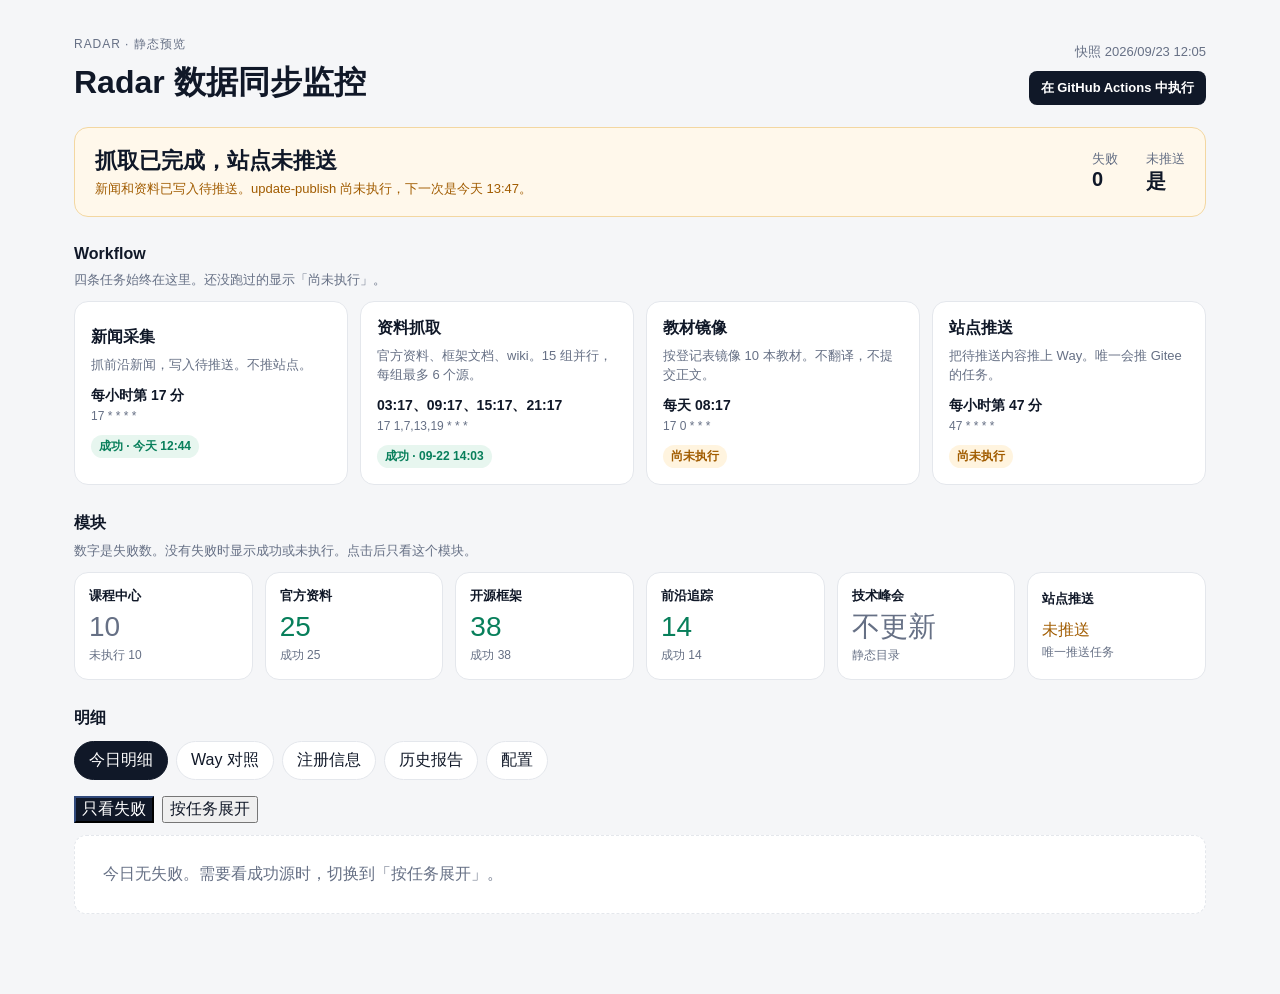
<file: monitor/preview.html>
<!doctype html>
<html lang="zh-CN">
<head>
  <meta charset="utf-8">
  <meta name="viewport" content="width=device-width, initial-scale=1">
  <title>Radar 同步监控 · 静态预览</title>
  <style>
    :root {
      --text: #101828;
      --muted: #667085;
      --line: #e4e7ec;
      --bg: #f5f6f8;
      --card: #fff;
      --good: #087f5b;
      --warn: #a15c00;
      --bad: #b42318;
      --ink: #101828;
    }
    * { box-sizing: border-box; }
    body {
      margin: 0;
      background: var(--bg);
      color: var(--text);
      font-family: Inter, ui-sans-serif, -apple-system, BlinkMacSystemFont, "Segoe UI", sans-serif;
    }
    a { color: inherit; }
    button, select, input { font: inherit; color: inherit; }
    .page { max-width: 1180px; margin: 0 auto; padding: 36px 24px 80px; }
    .top {
      display: flex;
      justify-content: space-between;
      align-items: flex-end;
      gap: 24px;
    }
    .eyebrow {
      margin: 0 0 8px;
      color: var(--muted);
      font-size: 12px;
      letter-spacing: .08em;
    }
    h1 { margin: 0; font-size: 32px; letter-spacing: 0; }
    .meta { color: var(--muted); font-size: 13px; text-align: right; }
    .actions { margin-top: 10px; }
    .link {
      display: inline-block;
      padding: 8px 12px;
      border-radius: 8px;
      background: var(--ink);
      color: #fff;
      text-decoration: none;
      font-size: 13px;
      font-weight: 650;
    }
    .status {
      display: flex;
      justify-content: space-between;
      align-items: center;
      gap: 16px;
      margin-top: 22px;
      padding: 18px 20px;
      border: 1px solid #f3d7a1;
      border-radius: 14px;
      background: #fff8eb;
    }
    .status strong { display: block; font-size: 22px; }
    .status p { margin: 4px 0 0; color: var(--warn); font-size: 13px; }
    .status-side { display: flex; gap: 28px; color: var(--muted); font-size: 13px; }
    .status-side b { display: block; color: var(--text); font-size: 20px; }
    h2 { margin: 28px 0 12px; font-size: 16px; }
    .note { margin: -4px 0 12px; color: var(--muted); font-size: 13px; }
    .workflows, .modules { display: grid; gap: 12px; }
    .workflows { grid-template-columns: repeat(4, minmax(0, 1fr)); }
    .modules { grid-template-columns: repeat(6, minmax(0, 1fr)); }
    .card, .mod {
      border: 1px solid var(--line);
      border-radius: 14px;
      background: var(--card);
      text-align: left;
      cursor: pointer;
    }
    .card { padding: 16px; min-height: 168px; }
    .card.selected, .mod.selected { outline: 2px solid var(--ink); }
    .card .duty { margin: 8px 0 12px; color: var(--muted); font-size: 13px; line-height: 1.45; }
    .when { font-size: 14px; font-weight: 700; }
    .cron, .last { display: block; margin-top: 4px; color: var(--muted); font-size: 12px; font-weight: 400; }
    .pill {
      display: inline-flex;
      margin-top: 12px;
      padding: 3px 8px;
      border-radius: 999px;
      background: #eef2f6;
      color: var(--muted);
      font-size: 12px;
      font-weight: 700;
    }
    .pill.good { background: #e7f6ef; color: var(--good); }
    .pill.warn { background: #fff4df; color: var(--warn); }
    .pill.bad { background: #fdecec; color: var(--bad); }
    .mod { padding: 14px; min-height: 108px; }
    .mod b { display: block; font-size: 13px; }
    .mod .num { display: block; margin: 8px 0 4px; font-size: 28px; line-height: 1; }
    .mod span { color: var(--muted); font-size: 12px; }
    .mod.bad { border-color: #f3c1bc; background: #fff6f5; }
    .mod.bad .num { color: var(--bad); }
    .mod.good .num { color: var(--good); }
    .mod.warn .num { color: var(--warn); font-size: 16px; margin-top: 14px; }
    .stack { display: grid; gap: 10px; }
    .group { border: 1px solid var(--line); border-radius: 14px; background: #fff; overflow: hidden; }
    .group-head, .group > summary {
      display: flex;
      justify-content: space-between;
      align-items: center;
      gap: 12px;
      padding: 14px 16px;
      cursor: pointer;
      list-style: none;
    }
    .group > summary::-webkit-details-marker { display: none; }
    .group-head b, .group > summary b { font-size: 14px; }
    .sub { display: block; margin-top: 3px; color: var(--muted); font-size: 12px; font-weight: 400; }
    .counts { display: flex; flex-wrap: wrap; gap: 6px; }
    .line {
      display: flex;
      justify-content: space-between;
      gap: 16px;
      padding: 10px 16px;
      border-top: 1px solid var(--line);
      font-size: 13px;
    }
    .line em { color: var(--muted); font-style: normal; }
    .filters { display: flex; flex-wrap: wrap; gap: 8px; margin-bottom: 12px; }
    .filters button[aria-pressed="true"] { background: var(--ink); color: #fff; border-color: var(--ink); }
    .day { display: grid; grid-template-columns: 88px 1fr auto; gap: 12px; align-items: center; }
    .day time { font-size: 18px; font-weight: 750; }
    .tabs {
      display: flex;
      gap: 8px;
      margin-top: 8px;
      overflow-x: auto;
    }
    .tabs button, .ghost {
      border: 1px solid var(--line);
      border-radius: 999px;
      background: #fff;
      padding: 8px 14px;
      cursor: pointer;
    }
    .tabs button[aria-selected="true"] { background: var(--ink); color: #fff; border-color: var(--ink); }
    .panel { margin-top: 16px; }
    .panel[hidden] { display: none; }
    .toolbar { display: flex; justify-content: space-between; align-items: center; gap: 12px; margin-bottom: 10px; }
    table { width: 100%; border-collapse: collapse; background: #fff; border: 1px solid var(--line); border-radius: 12px; overflow: hidden; }
    th, td { padding: 12px 14px; border-bottom: 1px solid var(--line); text-align: left; font-size: 13px; vertical-align: top; }
    th { color: var(--muted); font-weight: 650; background: #fafbfc; }
    tr:last-child td { border-bottom: 0; }
    .empty {
      padding: 28px;
      border: 1px dashed var(--line);
      border-radius: 12px;
      background: #fff;
      color: var(--muted);
    }
    .providers { display: grid; grid-template-columns: 1fr 1fr; gap: 12px; }
    .provider { padding: 16px; border: 1px solid var(--line); border-radius: 14px; background: #fff; }
    .provider p { margin: 8px 0 0; color: var(--muted); font-size: 13px; }
    @media (max-width: 980px) {
      .workflows, .modules, .providers { grid-template-columns: 1fr 1fr; }
      .top, .status, .toolbar { align-items: flex-start; flex-direction: column; }
      .meta { text-align: left; }
    }
  </style>
</head>
<body>
  <main class="page">
    <header class="top">
      <div>
        <p class="eyebrow">RADAR · 静态预览</p>
        <h1>Radar 数据同步监控</h1>
      </div>
      <div class="meta">
        快照 2026/09/23 12:05
        <div class="actions"><a class="link" href="https://github.com/WenXiangWu/ai-news-radar/actions">在 GitHub Actions 中执行</a></div>
      </div>
    </header>

    <section class="status" aria-label="今日结论">
      <div>
        <strong>抓取已完成，站点未推送</strong>
        <p>新闻和资料已写入待推送。update-publish 尚未执行，下一次是今天 13:47。</p>
      </div>
      <div class="status-side">
        <div>失败<b>0</b></div>
        <div>未推送<b>是</b></div>
      </div>
    </section>

    <h2>Workflow</h2>
    <p class="note">四条任务始终在这里。还没跑过的显示「尚未执行」。</p>
    <section class="workflows" id="workflows"></section>

    <h2>模块</h2>
    <p class="note">数字是失败数。没有失败时显示成功或未执行。点击后只看这个模块。</p>
    <section class="modules" id="modules"></section>

    <h2>明细</h2>
    <nav class="tabs" id="tabs">
      <button type="button" data-tab="today" aria-selected="true">今日明细</button>
      <button type="button" data-tab="coverage">Way 对照</button>
      <button type="button" data-tab="registry">注册信息</button>
      <button type="button" data-tab="reports">历史报告</button>
      <button type="button" data-tab="config">配置</button>
    </nav>

    <section class="panel" id="panel-today">
      <div class="filters" id="todayFilters">
        <button type="button" data-today="failed" aria-pressed="true">只看失败</button>
        <button type="button" data-today="all">按任务展开</button>
      </div>
      <div class="stack" id="todayBody"></div>
    </section>
    <section class="panel" id="panel-coverage" hidden>
      <div class="filters" id="coverageFilters">
        <button type="button" data-bucket="attention" aria-pressed="true">先看例外</button>
        <button type="button" data-bucket="unregistered">未登记</button>
        <button type="button" data-bucket="excluded">不更新</button>
        <button type="button" data-bucket="registered">已登记</button>
      </div>
      <div class="stack" id="coverageBody"></div>
    </section>
    <section class="panel" id="panel-registry" hidden>
      <div class="filters" id="registryFilters">
        <button type="button" data-registry="summary" aria-pressed="true">只看分组</button>
        <button type="button" data-registry="sources">展开数据源</button>
      </div>
      <div class="stack" id="registryBody"></div>
    </section>
    <section class="panel" id="panel-reports" hidden>
      <div class="stack" id="reportBody"></div>
    </section>
    <section class="panel" id="panel-config" hidden>
      <div class="providers">
        <article class="provider"><strong>DeepSeek</strong><span class="pill good">已配置</span><p>翻译失败时的回退模型<br>deepseek-chat · 成功 0 · 失败 0 · 最近使用未上报</p></article>
        <article class="provider"><strong>Google 翻译</strong><span class="pill good">已配置</span><p>正文翻译的默认通道<br>google-translate-gtx · 成功 0 · 失败 0 · 最近使用未上报</p></article>
      </div>
    </section>
  </main>
  <script>
    var workflows = [
      { id: "news", name: "新闻采集", duty: "抓前沿新闻，写入待推送。不推站点。", when: "每小时第 17 分", cron: "17 * * * *", last: "成功 · 今天 12:44", tone: "good" },
      { id: "radar", name: "资料抓取", duty: "官方资料、框架文档、wiki。15 组并行，每组最多 6 个源。", when: "03:17、09:17、15:17、21:17", cron: "17 1,7,13,19 * * *", last: "成功 · 09-22 14:03", tone: "good" },
      { id: "books", name: "教材镜像", duty: "按登记表镜像 10 本教材。不翻译，不提交正文。", when: "每天 08:17", cron: "17 0 * * *", last: "尚未执行", tone: "warn" },
      { id: "publish", name: "站点推送", duty: "把待推送内容推上 Way。唯一会推 Gitee 的任务。", when: "每小时第 47 分", cron: "47 * * * *", last: "尚未执行", tone: "warn" }
    ];
    var modules = [
      { id: "course", name: "课程中心", failed: 0, success: 0, idle: 10, tone: "idle" },
      { id: "docs", name: "官方资料", failed: 0, success: 25, idle: 0, tone: "good" },
      { id: "frameworks", name: "开源框架", failed: 0, success: 38, idle: 0, tone: "good" },
      { id: "frontier", name: "前沿追踪", failed: 0, success: 14, idle: 0, tone: "good" },
      { id: "summits", name: "技术峰会", failed: 0, success: 0, idle: 0, tone: "idle", label: "不更新" },
      { id: "publish", name: "站点推送", failed: 0, success: 0, idle: 1, tone: "warn", label: "未推送" }
    ];
    var rows = [
      { workflow: "news", module: "frontier", source: "official_ai", status: "success", kind: "增量" },
      { workflow: "news", module: "frontier", source: "hackernews", status: "success", kind: "增量" },
      { workflow: "news", module: "frontier", source: "aibase", status: "success", kind: "增量" },
      { workflow: "radar", module: "docs", source: "Anthropic Engineering", status: "success", kind: "增量" },
      { workflow: "radar", module: "docs", source: "Anthropic News", status: "success", kind: "增量" },
      { workflow: "radar", module: "frameworks", source: "Ollama 文档", status: "success", kind: "仅基线" },
      { workflow: "radar", module: "frameworks", source: "LangChain Wiki", status: "success", kind: "增量" }
    ];
    var coverage = [
      { name: "课程中心", registered: 7, excluded: 4, unregistered: 0, attention: [
        { name: "中心站", bucket: "不更新", reason: "本站页面，没有上游仓库" },
        { name: "Claude Code 专栏", bucket: "不更新", reason: "不是 Git 教程仓" }
      ]},
      { name: "官方资料", registered: 25, excluded: 0, unregistered: 0, attention: [] },
      { name: "开源框架", registered: 38, excluded: 2, unregistered: 57, attention: [
        { name: "vLLM", bucket: "未登记", reason: "未写入登记表，Radar 不会生成任务" },
        { name: "Dify", bucket: "未登记", reason: "未写入登记表，Radar 不会生成任务" },
        { name: "DeepSeek Harness", bucket: "不更新", reason: "已有独立框架模块" }
      ]},
      { name: "前沿追踪", registered: 14, excluded: 0, unregistered: 0, attention: [] },
      { name: "技术峰会", registered: 0, excluded: 13, unregistered: 0, attention: [
        { name: "13 场峰会", bucket: "不更新", reason: "静态目录，没有 Radar 任务" }
      ]}
    ];
    var registry = [
      { name: "官方资料", total: 25, baseline: 25, schedule: "随资料抓取，每组最多 6 个源", items: ["Anthropic News · rss · 每小时", "OpenAI Docs · llms.txt · 每天"] },
      { name: "框架文档", total: 40, baseline: 40, schedule: "每天四次里的 docs 组", items: ["Ollama · github_tree · 每天", "LangChain · github_tree · 每天"] },
      { name: "Wiki", total: 13, baseline: 13, schedule: "每天四次里的 wiki 组", items: ["LangChain · deepwiki · 每天", "PydanticAI · deepwiki · 每天"] }
    ];
    var focusWorkflow = "";
    var focusModule = "";
    var todayMode = "failed";
    var coverageMode = "attention";
    var registryMode = "summary";

    function pill(tone, text) {
      return '<span class="pill ' + tone + '">' + text + "</span>";
    }
    function renderWorkflows() {
      document.getElementById("workflows").innerHTML = workflows.map(function (item) {
        return '<button class="card' + (focusWorkflow === item.id ? " selected" : "") + '" data-workflow="' + item.id + '">' +
          "<b>" + item.name + "</b><div class=\"duty\">" + item.duty + "</div>" +
          '<div class="when">' + item.when + '<span class="cron">' + item.cron + "</span></div>" +
          pill(item.tone, item.last) + "</button>";
      }).join("");
    }
    function renderModules() {
      document.getElementById("modules").innerHTML = modules.map(function (item) {
        var num = item.label || String(item.failed || item.success || item.idle || 0);
        var detail = item.id === "publish" ? "唯一推送任务" : (item.failed ? "失败" : (item.success ? "成功 " + item.success : (item.idle ? "未执行 " + item.idle : "静态目录")));
        return '<button class="mod ' + item.tone + (focusModule === item.id ? " selected" : "") + '" data-module="' + item.id + '">' +
          "<b>" + item.name + '</b><span class="num">' + num + "</span><span>" + detail + "</span></button>";
      }).join("");
    }
    function workflowById(id) {
      return workflows.filter(function (item) { return item.id === id; })[0];
    }
    function renderToday() {
      var groups = workflows.map(function (workflow) {
        var list = rows.filter(function (row) {
          if (row.workflow !== workflow.id) return false;
          if (focusModule && row.module !== focusModule) return false;
          return true;
        });
        return { workflow: workflow, list: list, failed: list.filter(function (row) { return row.status === "failed"; }) };
      }).filter(function (group) {
        if (focusWorkflow && group.workflow.id !== focusWorkflow) return false;
        if (focusModule && !group.list.length && group.workflow.id !== "publish" && group.workflow.id !== "books") return false;
        return true;
      });
      var failedTotal = groups.reduce(function (sum, group) { return sum + group.failed.length; }, 0);
      if (todayMode === "failed" && !failedTotal) {
        document.getElementById("todayBody").innerHTML = '<div class="empty">今日无失败。需要看成功源时，切换到「按任务展开」。</div>';
        return;
      }
      document.getElementById("todayBody").innerHTML = groups.map(function (group) {
        var open = todayMode === "all" || group.failed.length || focusWorkflow === group.workflow.id;
        var shown = todayMode === "failed" ? group.failed : group.list;
        var body = shown.length
          ? shown.map(function (row) {
            return '<div class="line"><span>' + row.source + '</span><em>' + row.kind + " · 成功</em></div>";
          }).join("")
          : '<div class="line"><em>' + (group.workflow.last === "尚未执行" ? "尚未执行" : "本组没有失败") + "</em></div>";
        return '<details class="group"' + (open ? " open" : "") + '><summary><span><b>' + group.workflow.name +
          '</b><span class="sub">' + group.workflow.when + "</span></span>" +
          '<span class="counts">' + pill(group.failed.length ? "bad" : "good", "失败 " + group.failed.length) +
          pill("good", "成功 " + group.list.filter(function (row) { return row.status === "success"; }).length) +
          "</span></summary>" + body + "</details>";
      }).join("");
    }
    function renderCoverage() {
      document.getElementById("coverageBody").innerHTML = coverage.map(function (module) {
        var lines = coverageMode === "attention" ? module.attention : module.attention.filter(function (item) {
          return (coverageMode === "unregistered" && item.bucket === "未登记") || (coverageMode === "excluded" && item.bucket === "不更新");
        });
        if (coverageMode === "registered") {
          lines = module.registered ? [{ name: module.registered + " 条已登记", bucket: "已登记", reason: "抓取完成的显示「尚未推上站点」，点分组看数量即可" }] : [];
        }
        var body = lines.length ? lines.map(function (item) {
          return '<div class="line"><span>' + item.name + " · " + item.bucket + '</span><em>' + item.reason + "</em></div>";
        }).join("") : '<div class="line"><em>这一档没有需要处理的条目。</em></div>';
        var open = coverageMode === "attention" ? module.attention.length > 0 : lines.length > 0;
        return '<details class="group"' + (open ? " open" : "") + '><summary><span><b>' + module.name + "</b></span>" +
          '<span class="counts">' + pill("", "未登记 " + module.unregistered) + pill("", "不更新 " + module.excluded) +
          pill("warn", "已登记 " + module.registered) + "</span></summary>" + body + "</details>";
      }).join("");
    }
    function renderRegistry() {
      document.getElementById("registryBody").innerHTML = registry.map(function (group) {
        var body = registryMode === "sources"
          ? group.items.map(function (item) { return '<div class="line"><span>' + item + '</span><em>有基线</em></div>'; }).join("")
          : "";
        return '<details class="group"' + (registryMode === "sources" ? " open" : "") + '><summary><span><b>' + group.name +
          '</b><span class="sub">' + group.schedule + "</span></span>" +
          '<span class="counts">' + pill("good", group.total + " 个源") + pill("good", "基线 " + group.baseline) +
          "</span></summary>" + body + "</details>";
      }).join("");
    }
    function renderReports() {
      var days = [
        { date: "09-23", text: "新闻与资料已抓完，站点推送还没跑", tone: "warn", label: "未推送" },
        { date: "09-22", text: "资料抓取成功，当日快照已生成", tone: "good", label: "成功" },
        { date: "09-21", text: "日报成功，更新 0 条", tone: "good", label: "成功" }
      ];
      document.getElementById("reportBody").innerHTML = days.map(function (day) {
        return '<article class="group"><div class="group-head day"><time>' + day.date + "</time><span>" + day.text +
          "</span>" + pill(day.tone, day.label) + "</div></article>";
      }).join("");
    }
    document.getElementById("workflows").addEventListener("click", function (event) {
      var card = event.target.closest("[data-workflow]");
      if (!card) return;
      focusWorkflow = focusWorkflow === card.getAttribute("data-workflow") ? "" : card.getAttribute("data-workflow");
      todayMode = "all";
      document.querySelector('[data-today="all"]').setAttribute("aria-pressed", "true");
      document.querySelector('[data-today="failed"]').setAttribute("aria-pressed", "false");
      document.querySelector('[data-tab="today"]').click();
      renderWorkflows();
      renderToday();
    });
    document.getElementById("modules").addEventListener("click", function (event) {
      var card = event.target.closest("[data-module]");
      if (!card) return;
      focusModule = focusModule === card.getAttribute("data-module") ? "" : card.getAttribute("data-module");
      todayMode = "all";
      document.querySelector('[data-today="all"]').setAttribute("aria-pressed", "true");
      document.querySelector('[data-today="failed"]').setAttribute("aria-pressed", "false");
      document.querySelector('[data-tab="today"]').click();
      renderModules();
      renderToday();
    });
    document.getElementById("todayFilters").addEventListener("click", function (event) {
      var button = event.target.closest("[data-today]");
      if (!button) return;
      todayMode = button.getAttribute("data-today");
      document.querySelectorAll("#todayFilters button").forEach(function (item) {
        item.setAttribute("aria-pressed", item === button ? "true" : "false");
      });
      renderToday();
    });
    document.getElementById("coverageFilters").addEventListener("click", function (event) {
      var button = event.target.closest("[data-bucket]");
      if (!button) return;
      coverageMode = button.getAttribute("data-bucket");
      document.querySelectorAll("#coverageFilters button").forEach(function (item) {
        item.setAttribute("aria-pressed", item === button ? "true" : "false");
      });
      renderCoverage();
    });
    document.getElementById("registryFilters").addEventListener("click", function (event) {
      var button = event.target.closest("[data-registry]");
      if (!button) return;
      registryMode = button.getAttribute("data-registry");
      document.querySelectorAll("#registryFilters button").forEach(function (item) {
        item.setAttribute("aria-pressed", item === button ? "true" : "false");
      });
      renderRegistry();
    });
    document.getElementById("tabs").addEventListener("click", function (event) {
      var button = event.target.closest("[data-tab]");
      if (!button) return;
      document.querySelectorAll("[data-tab]").forEach(function (item) {
        item.setAttribute("aria-selected", item === button ? "true" : "false");
      });
      document.querySelectorAll(".panel").forEach(function (panel) {
        panel.hidden = panel.id !== "panel-" + button.getAttribute("data-tab");
      });
    });
    renderWorkflows();
    renderModules();
    renderToday();
    renderCoverage();
    renderRegistry();
    renderReports();
  </script>
</body>
</html>
</file>
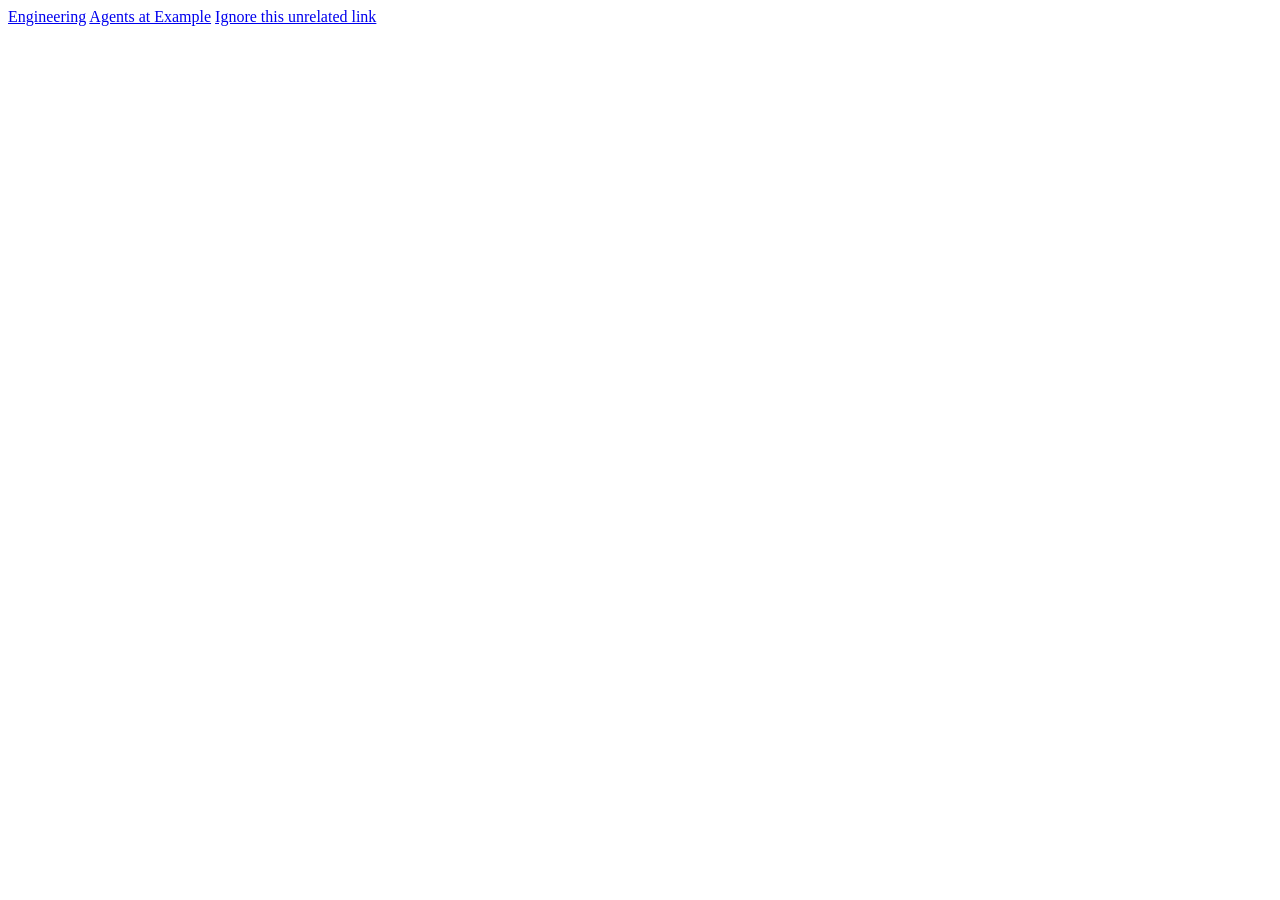
<file: tests/fixtures/source-documents/html-collection-index.html>
<!doctype html>
<html>
  <body>
    <nav>
      <a href="/engineering">Engineering</a>
      <a href="/engineering/agents"><span>Agents at Example</span></a>
      <a href="/news/ignore-me">Ignore this unrelated link</a>
    </nav>
  </body>
</html>
</file>
<file: monitor/monitor.css>
:root {
  color-scheme: light;
  --radar-surface: #ffffff;
  --radar-text: #101828;
  --radar-border: #d9dee8;
  --radar-muted: #667085;
  --monitor-border: color-mix(in srgb, var(--radar-border, #d9dee8) 78%, transparent);
  --monitor-muted: var(--radar-muted, #667085);
  --monitor-good: #087f5b;
  --monitor-warn: #a15c00;
  --monitor-bad: #b42318;
  --monitor-cyan: #087f8c;
}

* {
  box-sizing: border-box;
}

html {
  background: #f7f8fa;
}

body {
  margin: 0;
  background: #f7f8fa;
  color: var(--radar-text);
  font-family: Inter, ui-sans-serif, -apple-system, BlinkMacSystemFont, "Segoe UI", sans-serif;
}

a {
  color: inherit;
}

.monitor-page {
  max-width: 1440px;
  margin: 0 auto;
  padding: 44px clamp(20px, 4vw, 72px) 80px;
}

.monitor-hero {
  display: flex;
  align-items: flex-end;
  justify-content: space-between;
  gap: 28px;
  padding-bottom: 30px;
  border-bottom: 1px solid var(--monitor-border);
}

.monitor-hero h1,
.section-heading h2 {
  margin: 0;
  letter-spacing: 0;
}

.monitor-hero h1 {
  font-size: clamp(30px, 4vw, 48px);
  line-height: 1.08;
}

.monitor-lead {
  max-width: 680px;
  margin: 14px 0 0;
  color: var(--monitor-muted);
  font-size: 15px;
}

.eyebrow {
  margin: 0 0 9px;
  color: var(--monitor-cyan);
  font-size: 11px;
  font-weight: 700;
  letter-spacing: .12em;
}

.hero-actions,
.table-tools,
.section-heading-wrap {
  display: flex;
  align-items: center;
  gap: 12px;
}

.hero-actions {
  flex-wrap: wrap;
  justify-content: flex-end;
}

.primary-action,
.source-action {
  border: 1px solid var(--monitor-cyan);
  border-radius: 6px;
  background: var(--monitor-cyan);
  color: #fff;
  cursor: pointer;
  font: inherit;
  font-weight: 700;
}

.primary-action {
  padding: 10px 14px;
}

.source-action {
  padding: 6px 9px;
  font-size: 12px;
  display: inline-block;
  text-decoration: none;
}

.primary-action:hover,
.source-action:hover {
  filter: brightness(.94);
}

.muted,
.quiet-link {
  color: var(--monitor-muted);
  font-size: 12px;
}

.quiet-link {
  text-decoration: none;
}

.quiet-link:hover {
  color: var(--monitor-cyan);
}

.kpi-grid {
  display: grid;
  grid-template-columns: repeat(4, minmax(0, 1fr));
  gap: 10px;
  padding: 24px 0 8px;
}

.status-banner {
  display: flex;
  justify-content: space-between;
  align-items: center;
  gap: 16px;
  margin-top: 22px;
  padding: 18px 20px;
  border: 1px solid #f3d7a1;
  border-radius: 14px;
  background: #fff8eb;
}

.status-banner strong { display: block; font-size: 22px; }
.status-banner p { margin: 4px 0 0; color: var(--monitor-warn); font-size: 13px; }
.status-banner.good { border-color: #b7e4c7; background: #f3fbf6; }
.status-banner.good p { color: var(--monitor-good); }
.status-banner.bad { border-color: #f3c1bc; background: #fff6f5; }
.status-banner.bad p { color: var(--monitor-bad); }
.status-side { display: flex; gap: 28px; color: var(--monitor-muted); font-size: 13px; }
.status-side b { display: block; color: var(--radar-text); font-size: 20px; }
.block-title { margin: 28px 0 8px; font-size: 16px; }
.workflow-catalog { display: grid; grid-template-columns: repeat(4, minmax(0, 1fr)); gap: 12px; }
.catalog-card {
  display: flex;
  flex-direction: column;
  align-items: flex-start;
  gap: 8px;
  min-height: 168px;
  padding: 16px;
  border: 1px solid var(--monitor-border);
  border-radius: 14px;
  background: #fff;
  text-align: left;
  cursor: pointer;
}
.catalog-card p { margin: 0; color: var(--monitor-muted); font-size: 13px; line-height: 1.45; }
.catalog-card .when { font-size: 14px; font-weight: 700; }
.catalog-card .when span { display: block; margin-top: 4px; color: var(--monitor-muted); font-size: 12px; font-weight: 400; }
.catalog-card.selected { outline: 2px solid #101828; }
.stack { display: grid; gap: 10px; }
.group { border: 1px solid var(--monitor-border); border-radius: 14px; background: #fff; overflow: hidden; }
.group > summary, .group-head {
  display: flex;
  justify-content: space-between;
  align-items: center;
  gap: 12px;
  padding: 14px 16px;
  cursor: pointer;
  list-style: none;
}
.group > summary::-webkit-details-marker { display: none; }
.sub { display: block; margin-top: 3px; color: var(--monitor-muted); font-size: 12px; font-weight: 400; }
.counts { display: flex; flex-wrap: wrap; gap: 6px; }
.line {
  display: flex;
  justify-content: space-between;
  gap: 16px;
  padding: 10px 16px;
  border-top: 1px solid var(--monitor-border);
  font-size: 13px;
}
.line em { color: var(--monitor-muted); font-style: normal; }
.filters { display: flex; flex-wrap: wrap; gap: 8px; margin: 14px 0; }
.filters button {
  border: 1px solid var(--monitor-border);
  border-radius: 999px;
  background: #fff;
  padding: 8px 14px;
  cursor: pointer;
}
.filters button[aria-pressed="true"] { background: #101828; color: #fff; border-color: #101828; }
.day { display: grid; grid-template-columns: 120px 1fr auto; gap: 12px; align-items: center; }

.module-board {
  display: grid;
  grid-template-columns: repeat(6, minmax(0, 1fr));
  gap: 10px;
  margin-top: 8px;
}

.board-card {
  display: flex;
  flex-direction: column;
  align-items: flex-start;
  gap: 6px;
  min-height: 108px;
  padding: 14px;
  border: 1px solid var(--monitor-border);
  border-radius: 12px;
  background: #fff;
  color: inherit;
  text-align: left;
  cursor: pointer;
}

.board-card strong {
  font-size: 14px;
}

.board-count {
  font-size: 28px;
  font-weight: 750;
  line-height: 1;
}

.board-detail {
  color: var(--monitor-muted);
  font-size: 12px;
}

.board-card.bad {
  border-color: color-mix(in srgb, var(--monitor-bad) 55%, white);
  background: color-mix(in srgb, var(--monitor-bad) 8%, white);
}

.board-card.bad .board-count {
  color: var(--monitor-bad);
}

.board-card.good .board-count {
  color: var(--monitor-good);
}

.board-card.selected {
  outline: 2px solid #101828;
}

.push-hint {
  margin: 12px 0 0;
  color: var(--monitor-muted);
  font-size: 13px;
}

.monitor-tabs {
  position: sticky;
  top: 0;
  z-index: 4;
  display: flex;
  gap: 8px;
  overflow-x: auto;
  margin-top: 8px;
  padding: 12px 0;
  background: #f7f8fa;
  border-bottom: 1px solid var(--monitor-border);
}

.monitor-tabs button,
#coverageFilters button {
  border: 1px solid var(--monitor-border);
  border-radius: 999px;
  background: #fff;
  color: var(--radar-text);
  padding: 8px 14px;
  font: inherit;
  font-size: 13px;
  font-weight: 650;
  white-space: nowrap;
  cursor: pointer;
}

.monitor-tabs button[aria-selected="true"],
#coverageFilters button[aria-pressed="true"] {
  border-color: #101828;
  background: #101828;
  color: #fff;
}

.tab-panel {
  padding-top: 8px;
}

.tab-panel > .section-heading:first-child {
  border-top: 0;
}

.registry-sources,
.today-messages {
  margin-top: 28px;
}

.kpi {
  min-width: 0;
  padding: 15px 14px;
  border-top: 2px solid var(--monitor-border);
}

.kpi-value {
  display: block;
  font-size: 25px;
  font-weight: 750;
  line-height: 1;
}

.kpi-label {
  display: block;
  margin-top: 8px;
  color: var(--monitor-muted);
  font-size: 12px;
}

.monitor-section {
  margin-top: 26px;
  padding-top: 22px;
  border-top: 1px solid var(--monitor-border);
}

.section-heading {
  display: flex;
  align-items: flex-end;
  justify-content: space-between;
  gap: 16px;
  margin-bottom: 16px;
}

.section-heading h2 {
  font-size: 23px;
}

#runStatus[hidden],
#runSummary[hidden] {
  display: none;
}

.status-chip,
.mini-chip {
  display: inline-flex;
  align-items: center;
  min-height: 24px;
  padding: 3px 8px;
  border-radius: 999px;
  background: color-mix(in srgb, var(--monitor-muted) 13%, transparent);
  color: var(--monitor-muted);
  font-size: 11px;
  font-weight: 700;
  white-space: nowrap;
}

.status-chip.good,
.mini-chip.good {
  background: color-mix(in srgb, var(--monitor-good) 13%, transparent);
  color: var(--monitor-good);
}

.status-chip.warn,
.mini-chip.warn {
  background: color-mix(in srgb, var(--monitor-warn) 14%, transparent);
  color: var(--monitor-warn);
}

.status-chip.bad,
.mini-chip.bad {
  background: color-mix(in srgb, var(--monitor-bad) 13%, transparent);
  color: var(--monitor-bad);
}

.run-summary {
  display: grid;
  grid-template-columns: repeat(4, minmax(0, 1fr));
  gap: 12px;
}

.run-cell,
.provider,
.module-log-item,
.report-item {
  border: 1px solid var(--monitor-border);
  border-radius: 6px;
  background: color-mix(in srgb, var(--radar-surface, #fff) 88%, transparent);
}

.run-cell {
  padding: 14px;
}

.run-cell label {
  display: block;
  margin-bottom: 7px;
  color: var(--monitor-muted);
  font-size: 11px;
}

.run-cell strong {
  display: block;
  overflow-wrap: anywhere;
  font-size: 14px;
}

.provider-grid {
  display: grid;
  grid-template-columns: repeat(2, minmax(0, 1fr));
  gap: 12px;
}

.provider {
  padding: 16px;
}

.provider-head,
.provider-stat,
.module-log-head,
.report-item {
  display: flex;
  align-items: center;
  justify-content: space-between;
  gap: 12px;
}

.provider-head strong {
  font-size: 16px;
}

.provider-meta {
  margin: 5px 0 16px;
  color: var(--monitor-muted);
  font-size: 12px;
}

.provider-stat {
  padding-top: 10px;
  border-top: 1px solid var(--monitor-border);
  color: var(--monitor-muted);
  font-size: 12px;
}

.provider-stat strong {
  color: var(--radar-text, #101828);
}

.table-tools input,
.table-tools select {
  min-height: 34px;
  border: 1px solid var(--monitor-border);
  border-radius: 5px;
  background: var(--radar-surface, #fff);
  color: inherit;
  font: inherit;
  font-size: 12px;
}

.table-tools input {
  width: min(300px, 42vw);
  padding: 0 10px;
}

.table-tools select {
  padding: 0 8px;
}

.table-wrap {
  max-height: 68vh;
  overflow: auto;
  border: 1px solid var(--monitor-border);
  border-radius: 6px;
}

.source-table thead th,
.module-table thead th,
.coverage-table thead th {
  position: sticky;
  top: 0;
  z-index: 1;
  background: #fff;
}

.source-table {
  width: 100%;
  min-width: 1080px;
  border-collapse: collapse;
  font-size: 12px;
}

.module-table {
  width: 100%;
  min-width: 720px;
  border-collapse: collapse;
  font-size: 12px;
}

.source-table th,
.source-table td,
.module-table th,
.module-table td {
  padding: 12px 13px;
  border-bottom: 1px solid var(--monitor-border);
  text-align: left;
  vertical-align: top;
}

.source-table th {
  color: var(--monitor-muted);
  font-size: 11px;
  font-weight: 700;
  white-space: nowrap;
}

.module-table th {
  color: var(--monitor-muted);
  font-size: 11px;
  font-weight: 700;
  white-space: nowrap;
}

.source-table tr:last-child td {
  border-bottom: 0;
}

.module-table tr:last-child td {
  border-bottom: 0;
}

.module-name strong,
.module-name span {
  display: block;
}

.module-name span {
  margin-top: 4px;
  color: var(--monitor-muted);
  font-size: 11px;
}

.source-main strong,
.source-main span {
  display: block;
}

.source-main strong {
  max-width: 260px;
  overflow-wrap: anywhere;
}

.source-main span,
.source-locator {
  margin-top: 4px;
  color: var(--monitor-muted);
  font-size: 11px;
}

.source-action {
  white-space: nowrap;
}

.source-locator {
  max-width: 190px;
  overflow: hidden;
  text-overflow: ellipsis;
  white-space: nowrap;
}

.module-log {
  display: grid;
  gap: 8px;
}

.module-log-item {
  padding: 14px 16px;
}

.module-log-head strong {
  font-size: 14px;
}

.module-log-meta {
  display: flex;
  flex-wrap: wrap;
  gap: 8px 16px;
  margin-top: 9px;
  color: var(--monitor-muted);
  font-size: 12px;
}

.translation-links {
  display: flex;
  flex-wrap: wrap;
  gap: 7px;
  margin-top: 11px;
}

.translation-links a {
  color: var(--monitor-cyan);
  font-size: 12px;
}

.report-history {
  margin-top: 28px;
}

.report-history h3 {
  margin: 0 0 11px;
  font-size: 15px;
}

.report-list {
  display: grid;
  gap: 7px;
}

.report-item {
  padding: 10px 13px;
  text-decoration: none;
  color: inherit;
  font-size: 12px;
}

.report-item:hover {
  border-color: var(--monitor-cyan);
}

.report-item span {
  color: var(--monitor-muted);
}

.empty-state,
.error-panel {
  padding: 18px;
  border: 1px dashed var(--monitor-border);
  color: var(--monitor-muted);
  font-size: 13px;
}

.error-panel {
  border-color: color-mix(in srgb, var(--monitor-bad) 40%, transparent);
  color: var(--monitor-bad);
}

.sr-only {
  position: absolute;
  width: 1px;
  height: 1px;
  padding: 0;
  overflow: hidden;
  clip: rect(0, 0, 0, 0);
  white-space: nowrap;
  border: 0;
}

@media (max-width: 1080px) {
  .kpi-grid {
    grid-template-columns: repeat(4, minmax(0, 1fr));
  }
}

@media (max-width: 760px) {
  .monitor-page {
    padding: 28px 16px 56px;
  }

  .monitor-hero,
  .section-heading-wrap {
    align-items: flex-start;
    flex-direction: column;
  }

  .hero-actions {
    justify-content: flex-start;
  }

  .kpi-grid,
  .workflow-catalog,
  .module-board,
  .run-summary,
  .provider-grid {
    grid-template-columns: repeat(2, minmax(0, 1fr));
  }

  .status-banner,
  .day {
    align-items: flex-start;
    flex-direction: column;
    display: flex;
  }

  .table-tools {
    width: 100%;
    align-items: stretch;
  }

  .table-tools input {
    width: 100%;
  }
}

@media (max-width: 460px) {
  .kpi-grid,
  .run-summary,
  .provider-grid {
    grid-template-columns: 1fr;
  }

  .monitor-hero h1 {
    font-size: 32px;
  }
}

.workflow-grid {
  display: grid;
  gap: 16px;
}

.workflow-card,
.coverage-module {
  background: var(--radar-surface);
  border: 1px solid var(--monitor-border);
  border-radius: 16px;
  padding: 16px 18px;
  margin-bottom: 16px;
}

.workflow-card header {
  display: flex;
  align-items: center;
  justify-content: space-between;
  gap: 12px;
}

.coverage-table {
  width: 100%;
  border-collapse: collapse;
  margin-top: 12px;
}

.coverage-table th,
.coverage-table td {
  text-align: left;
  padding: 8px 10px;
  border-bottom: 1px solid var(--monitor-border);
  vertical-align: top;
}

.table-tools {
  flex-wrap: wrap;
}
</file>
